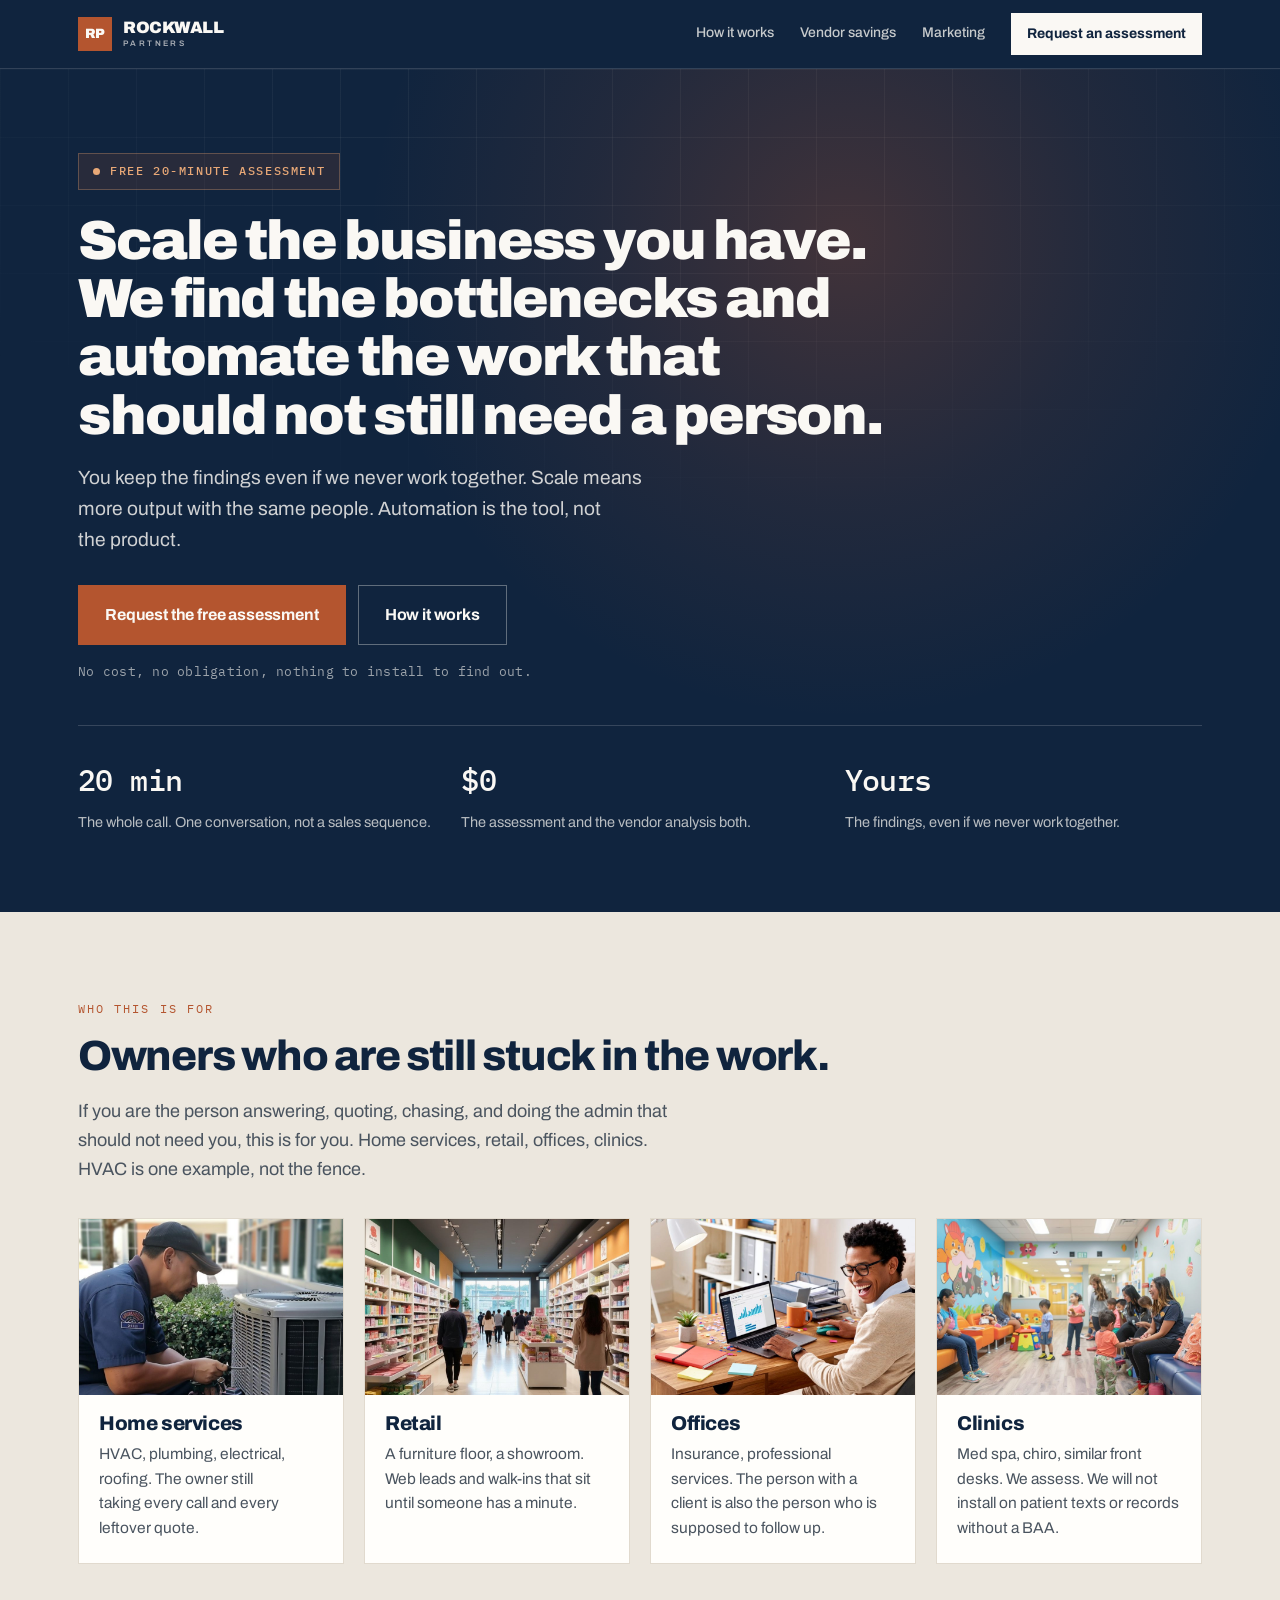
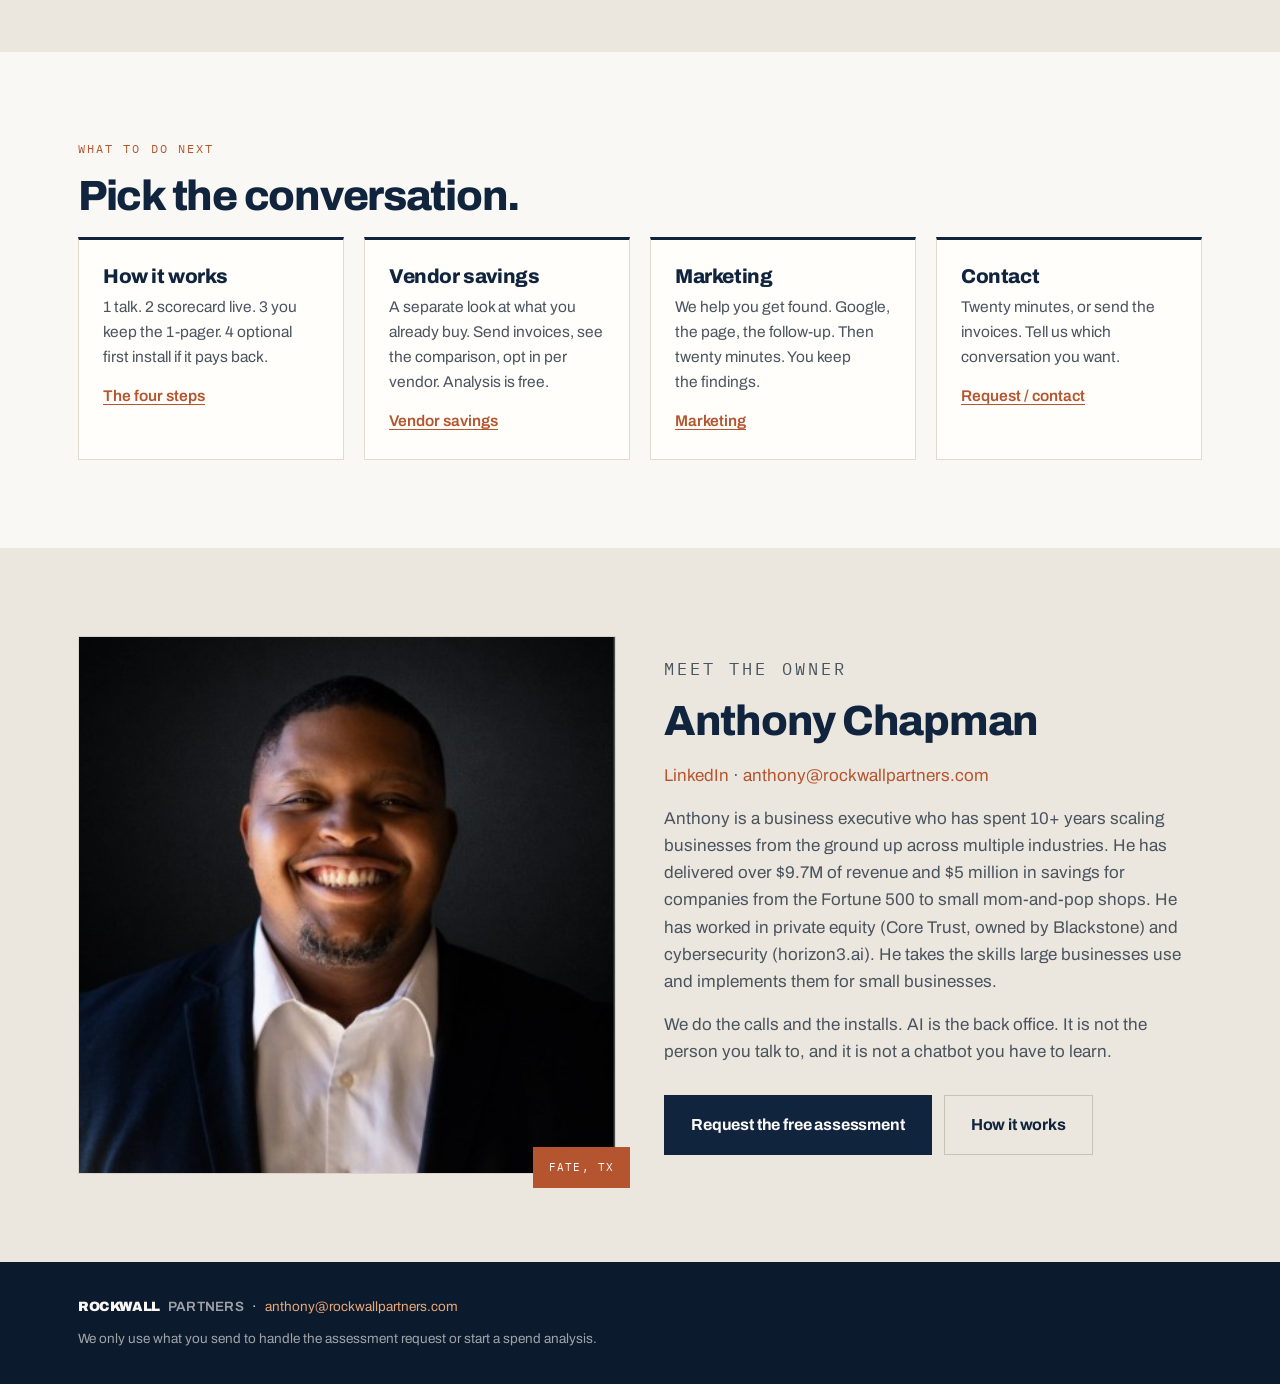
<file: index.html>
<!DOCTYPE html>
<html lang="en">
<head>
  <meta charset="utf-8">
  <meta name="viewport" content="width=device-width, initial-scale=1">
  <meta name="author" content="Anthony Chapman">
  <meta name="theme-color" content="#10243E">
  <link rel="icon" href="favicon.svg" type="image/svg+xml">
  <link rel="icon" href="favicon-32.png" type="image/png" sizes="32x32">
  <link rel="apple-touch-icon" href="apple-touch-icon.png">

  <meta property="og:type" content="website">
  <meta property="og:site_name" content="Rockwall Partners">
  <meta property="og:image" content="https://rockwallpartners.com/og-image.png">
  <meta property="og:image:width" content="1200">
  <meta property="og:image:height" content="630">
  <meta property="og:locale" content="en_US">
  <meta name="twitter:card" content="summary_large_image">
  <meta name="twitter:image" content="https://rockwallpartners.com/og-image.png">

  <link rel="preconnect" href="https://fonts.googleapis.com">
  <link rel="preconnect" href="https://fonts.gstatic.com" crossorigin>
  <link href="https://fonts.googleapis.com/css2?family=Archivo:wght@400;500;600;700;800;900&family=IBM+Plex+Mono:wght@400;500;600&display=swap" rel="stylesheet">
  <link rel="stylesheet" href="styles.css">

  <title>Rockwall Partners — Scale the business you have</title>
  <meta name="description" content="Free 20-minute assessment. We find the bottlenecks and automate the work that should not still need a person. Separate vendor savings analysis. You keep the findings either way.">
  <link rel="canonical" href="https://rockwallpartners.com/">

  <meta property="og:url" content="https://rockwallpartners.com/">
  <meta property="og:title" content="Rockwall Partners — Scale the business you have">
  <meta property="og:description" content="Free 20-minute assessment. We find the bottlenecks and automate the work that should not still need a person. Separate vendor savings analysis.">
  <meta name="twitter:title" content="Rockwall Partners — Scale the business you have">
  <meta name="twitter:description" content="Free 20-minute assessment. We find the bottlenecks and automate the work that should not still need a person. Separate vendor savings analysis.">

  <script type="application/ld+json">
  {
    "@context": "https://schema.org",
    "@type": "ProfessionalService",
    "name": "Rockwall Partners",
    "url": "https://rockwallpartners.com",
    "email": "anthony@rockwallpartners.com",
    "description": "Help businesses scale by finding bottlenecks and automating work that steals time or stalls growth. Separate vendor savings program.",
    "founder": { "@type": "Person", "name": "Anthony Chapman" }
  }
  </script>
</head>
<body>
  <a class="skip-link" href="#main">Skip to content</a>

  <header class="site-header">
    <div class="wrap header-inner">
      <a class="wordmark" href="index.html" aria-label="Rockwall Partners home">
        <span class="wordmark-lockup">
          <span class="wordmark-name">Rockwall</span>
          <span class="wordmark-ai">Partners</span>
        </span>
      </a>

      <button class="nav-toggle" type="button" aria-expanded="false" aria-controls="site-nav">
        <span class="nav-toggle-bars" aria-hidden="true"></span>
        <span class="visually-hidden">Menu</span>
      </button>

      <nav id="site-nav" class="site-nav" aria-label="Primary">
        <a href="how-it-works.html">How it works</a>
        <a href="vendor-savings.html">Vendor savings</a>
        <a href="marketing.html">Marketing</a>
        <a href="contact.html">Request an assessment</a>
      </nav>
    </div>
  </header>

  <main id="main">
    <section class="hero" id="top">
      <div class="wrap hero-grid">
        <div class="hero-copy">
          <p class="hero-badge">Free 20-minute assessment</p>
          <h1>Scale the business you have. We find the bottlenecks and automate the work that should not still need a person.</h1>
          <p class="lede">You keep the findings even if we never work together. Scale means more output with the same people. Automation is the tool, not the product.</p>
          <div class="hero-actions">
            <a class="btn btn-primary" href="contact.html">Request the free assessment</a>
            <a class="btn btn-ghost" href="how-it-works.html">How it works</a>
          </div>
          <p class="hero-note">No cost, no obligation, nothing to install to find out.</p>
        </div>

        <ul class="hero-proof" aria-label="What the assessment costs">
          <li><strong>20 min</strong>The whole call. One conversation, not a sales sequence.</li>
          <li><strong>$0</strong>The assessment and the vendor analysis both.</li>
          <li><strong>Yours</strong>The findings, even if we never work together.</li>
        </ul>
      </div>
    </section>

    <section class="section who" id="who" aria-labelledby="who-title">
      <div class="wrap">
        <p class="kicker">Who this is for</p>
        <h2 id="who-title">Owners who are still stuck in the work.</h2>
        <p class="section-lead">If you are the person answering, quoting, chasing, and doing the admin that should not need you, this is for you. Home services, retail, offices, clinics. HVAC is one example, not the fence.</p>

        <ul class="trade-grid trade-grid-photo">
          <li>
            <figure class="trade-media"><img src="photo-home-services.jpg" alt="Technician working on a service call" loading="lazy" decoding="async"></figure>
            <h3>Home services</h3>
            <p>HVAC, plumbing, electrical, roofing. The owner still taking every call and every leftover quote.</p>
          </li>
          <li>
            <figure class="trade-media"><img src="photo-retail.jpg" alt="Customers on a retail showroom floor" loading="lazy" decoding="async"></figure>
            <h3>Retail</h3>
            <p>A furniture floor, a showroom. Web leads and walk-ins that sit until someone has a minute.</p>
          </li>
          <li>
            <figure class="trade-media"><img src="photo-offices.jpg" alt="Owner at a desk in a small office" loading="lazy" decoding="async"></figure>
            <h3>Offices</h3>
            <p>Insurance, professional services. The person with a client is also the person who is supposed to follow up.</p>
          </li>
          <li>
            <figure class="trade-media"><img src="photo-clinics.jpg" alt="Clinic front desk and waiting area" loading="lazy" decoding="async"></figure>
            <h3>Clinics</h3>
            <p>Med spa, chiro, similar front desks. We assess. We will not install on patient texts or records without a BAA.</p>
          </li>
        </ul>
      </div>
    </section>

    <section class="section tab-ctas" aria-labelledby="next-title">
      <div class="wrap">
        <p class="kicker">What to do next</p>
        <h2 id="next-title">Pick the conversation.</h2>
        <ul class="trade-grid cta-grid">
          <li>
            <h3>How it works</h3>
            <p>1 talk. 2 scorecard live. 3 you keep the 1-pager. 4 optional first install if it pays back.</p>
            <p><a class="text-link" href="how-it-works.html">The four steps</a></p>
          </li>
          <li>
            <h3>Vendor savings</h3>
            <p>A separate look at what you already buy. Send invoices, see the comparison, opt in per vendor. Analysis is free.</p>
            <p><a class="text-link" href="vendor-savings.html">Vendor savings</a></p>
          </li>
          <li>
            <h3>Marketing</h3>
            <p>We help you get found. Google, the page, the follow-up. Then twenty minutes. You keep the findings.</p>
            <p><a class="text-link" href="marketing.html">Marketing</a></p>
          </li>
          <li>
            <h3>Contact</h3>
            <p>Twenty minutes, or send the invoices. Tell us which conversation you want.</p>
            <p><a class="text-link" href="contact.html">Request / contact</a></p>
          </li>
        </ul>
      </div>
    </section>

    <section class="section about owner" id="about" aria-labelledby="about-title">
      <div class="wrap owner-grid">
        <figure class="owner-portrait">
          <img src="owner.jpg" width="400" height="400" alt="Anthony Chapman">
        </figure>
        <div class="owner-copy">
          <p class="kicker">Meet the Owner</p>
          <h2 id="about-title">Anthony Chapman</h2>
          <p class="owner-links">
            <a href="https://www.linkedin.com/in/anthonychapmansales/" target="_blank" rel="noopener">LinkedIn</a>
            ·
            <a href="mailto:anthony@rockwallpartners.com">anthony@rockwallpartners.com</a>
          </p>
          <p>Anthony is a business executive who has spent 10+ years scaling businesses from the ground up across multiple industries. He has delivered over $9.7M of revenue and $5 million in savings for companies from the Fortune 500 to small mom-and-pop shops. He has worked in private equity (Core Trust, owned by Blackstone) and cybersecurity (horizon3.ai). He takes the skills large businesses use and implements them for small businesses.</p>
          <p>We do the calls and the installs. AI is the back office. It is not the person you talk to, and it is not a chatbot you have to learn.</p>
          <div class="hero-actions">
            <a class="btn btn-primary" href="contact.html">Request the free assessment</a>
            <a class="btn btn-ghost" href="how-it-works.html">How it works</a>
          </div>
        </div>
      </div>
    </section>
  </main>

  <footer class="site-footer">
    <div class="wrap footer-inner">
      <p class="footer-brand"><span class="wordmark-name">Rockwall</span><span class="wordmark-ai">Partners</span> · <a href="mailto:anthony@rockwallpartners.com">anthony@rockwallpartners.com</a></p>
      <p class="privacy">We only use what you send to handle the assessment request or start a spend analysis.</p>
    </div>
  </footer>

  <script src="script.js"></script>

</body>
</html>
</file>
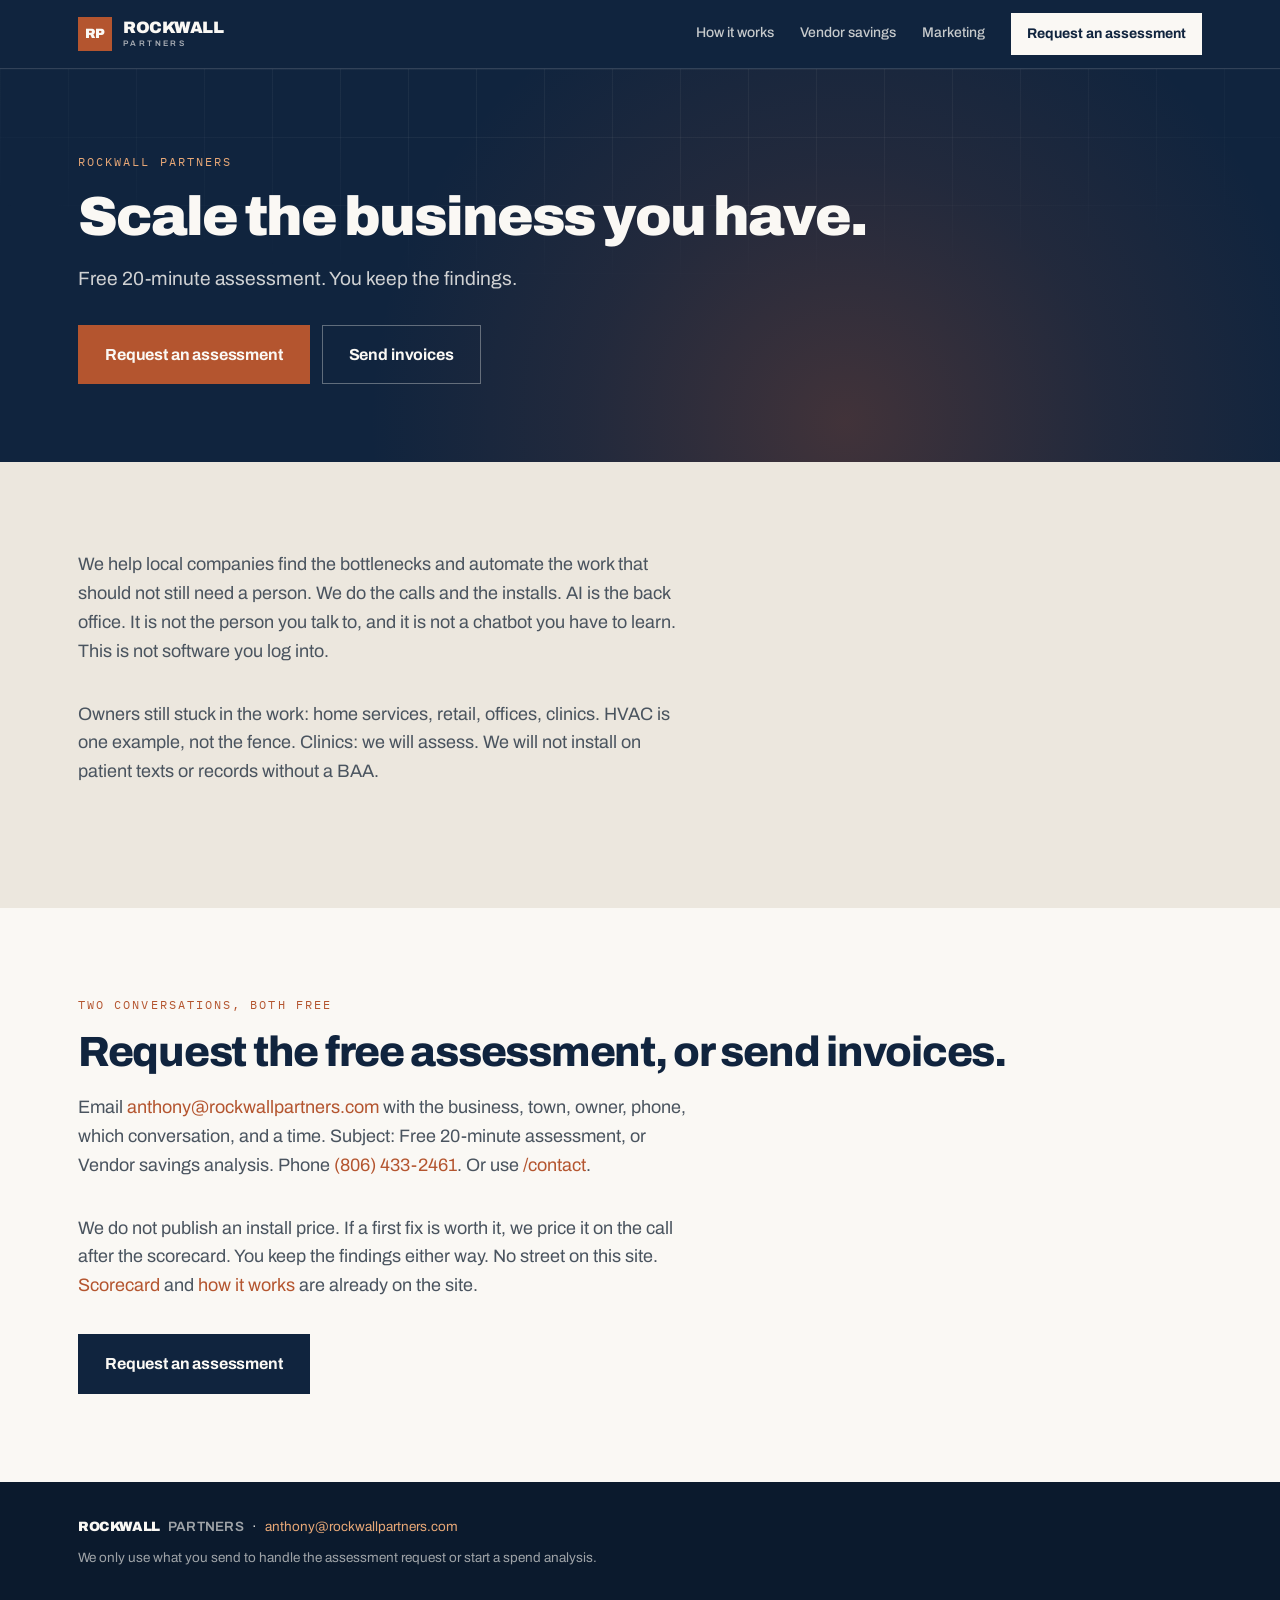
<file: agents.html>
<!DOCTYPE html>
<html lang="en">
<head>
  <meta charset="utf-8">
  <meta name="viewport" content="width=device-width, initial-scale=1">
  <meta name="author" content="Anthony Chapman">
  <meta name="theme-color" content="#10243E">
  <link rel="icon" href="favicon.svg" type="image/svg+xml">
  <link rel="icon" href="favicon-32.png" type="image/png" sizes="32x32">
  <link rel="apple-touch-icon" href="apple-touch-icon.png">

  <meta property="og:type" content="website">
  <meta property="og:site_name" content="Rockwall Partners">
  <meta property="og:image" content="https://rockwallpartners.com/og-image.png">
  <meta property="og:image:width" content="1200">
  <meta property="og:image:height" content="630">
  <meta property="og:locale" content="en_US">
  <meta name="twitter:card" content="summary_large_image">
  <meta name="twitter:image" content="https://rockwallpartners.com/og-image.png">

  <link rel="preconnect" href="https://fonts.googleapis.com">
  <link rel="preconnect" href="https://fonts.gstatic.com" crossorigin>
  <link href="https://fonts.googleapis.com/css2?family=Archivo:wght@400;500;600;700;800;900&family=IBM+Plex+Mono:wght@400;500;600&display=swap" rel="stylesheet">
  <link rel="stylesheet" href="styles.css">

  <title>Rockwall Partners — Scale the business you have</title>
  <meta name="description" content="Scale the business you have. Free 20-minute assessment. You keep the findings. We do the calls and the installs.">
  <link rel="canonical" href="https://rockwallpartners.com/agents">

  <meta property="og:url" content="https://rockwallpartners.com/agents">
  <meta property="og:title" content="Rockwall Partners — Scale the business you have">
  <meta property="og:description" content="Free 20-minute assessment. You keep the findings. We do the calls and the installs.">
  <meta name="twitter:title" content="Rockwall Partners — Scale the business you have">
  <meta name="twitter:description" content="Free 20-minute assessment. You keep the findings. We do the calls and the installs.">

  <script type="application/ld+json">
  {
    "@context": "https://schema.org",
    "@type": "ProfessionalService",
    "name": "Rockwall Partners",
    "url": "https://rockwallpartners.com",
    "email": "anthony@rockwallpartners.com",
    "telephone": "+1-806-433-2461",
    "description": "We help local companies scale the business they have. Free 20-minute assessment. You keep the findings.",
    "founder": { "@type": "Person", "name": "Anthony Chapman" },
    "areaServed": "North Texas"
  }
  </script>
</head>
<body>
  <a class="skip-link" href="#main">Skip to content</a>

  <header class="site-header">
    <div class="wrap header-inner">
      <a class="wordmark" href="index.html" aria-label="Rockwall Partners home">
        <span class="wordmark-lockup">
          <span class="wordmark-name">Rockwall</span>
          <span class="wordmark-ai">Partners</span>
        </span>
      </a>

      <button class="nav-toggle" type="button" aria-expanded="false" aria-controls="site-nav">
        <span class="nav-toggle-bars" aria-hidden="true"></span>
        <span class="visually-hidden">Menu</span>
      </button>

      <nav id="site-nav" class="site-nav" aria-label="Primary">
        <a href="how-it-works.html">How it works</a>
        <a href="vendor-savings.html">Vendor savings</a>
        <a href="marketing.html">Marketing</a>
        <a href="contact.html">Request an assessment</a>
      </nav>
    </div>
  </header>

  <main id="main">
    <section class="hero" id="agents">
      <div class="wrap">
        <div class="hero-copy">
          <p class="kicker">Rockwall Partners</p>
          <h1>Scale the business you have.</h1>
          <p class="lede">Free 20-minute assessment. You keep the findings.</p>
          <div class="hero-actions">
            <a class="btn btn-primary" href="contact.html">Request an assessment</a>
            <a class="btn btn-ghost" href="vendor-savings.html">Send invoices</a>
          </div>
        </div>
      </div>
    </section>

    <section class="section">
      <div class="wrap">
        <p class="section-lead">We help local companies find the bottlenecks and automate the work that should not still need a person. We do the calls and the installs. AI is the back office. It is not the person you talk to, and it is not a chatbot you have to learn. This is not software you log into.</p>
        <p class="section-lead">Owners still stuck in the work: home services, retail, offices, clinics. HVAC is one example, not the fence. Clinics: we will assess. We will not install on patient texts or records without a BAA.</p>
      </div>
    </section>

    <section class="section">
      <div class="wrap">
        <p class="kicker">Two conversations, both free</p>
        <h2>Request the free assessment, or send invoices.</h2>
        <p class="section-lead">Email <a href="mailto:anthony@rockwallpartners.com">anthony@rockwallpartners.com</a> with the business, town, owner, phone, which conversation, and a time. Subject: Free 20-minute assessment, or Vendor savings analysis. Phone <a href="tel:+18064332461">(806) 433-2461</a>. Or use <a href="contact.html">/contact</a>.</p>
        <p class="section-lead">We do not publish an install price. If a first fix is worth it, we price it on the call after the scorecard. You keep the findings either way. No street on this site. <a href="scorecard.html">Scorecard</a> and <a href="how-it-works.html">how it works</a> are already on the site.</p>
        <div class="hero-actions">
          <a class="btn btn-primary" href="contact.html">Request an assessment</a>
        </div>
      </div>
    </section>
  </main>

  <footer class="site-footer">
    <div class="wrap footer-inner">
      <p class="footer-brand"><span class="wordmark-name">Rockwall</span><span class="wordmark-ai">Partners</span> · <a href="mailto:anthony@rockwallpartners.com">anthony@rockwallpartners.com</a></p>
      <p class="privacy">We only use what you send to handle the assessment request or start a spend analysis.</p>
    </div>
  </footer>

  <script src="script.js"></script>

</body>
</html>
</file>
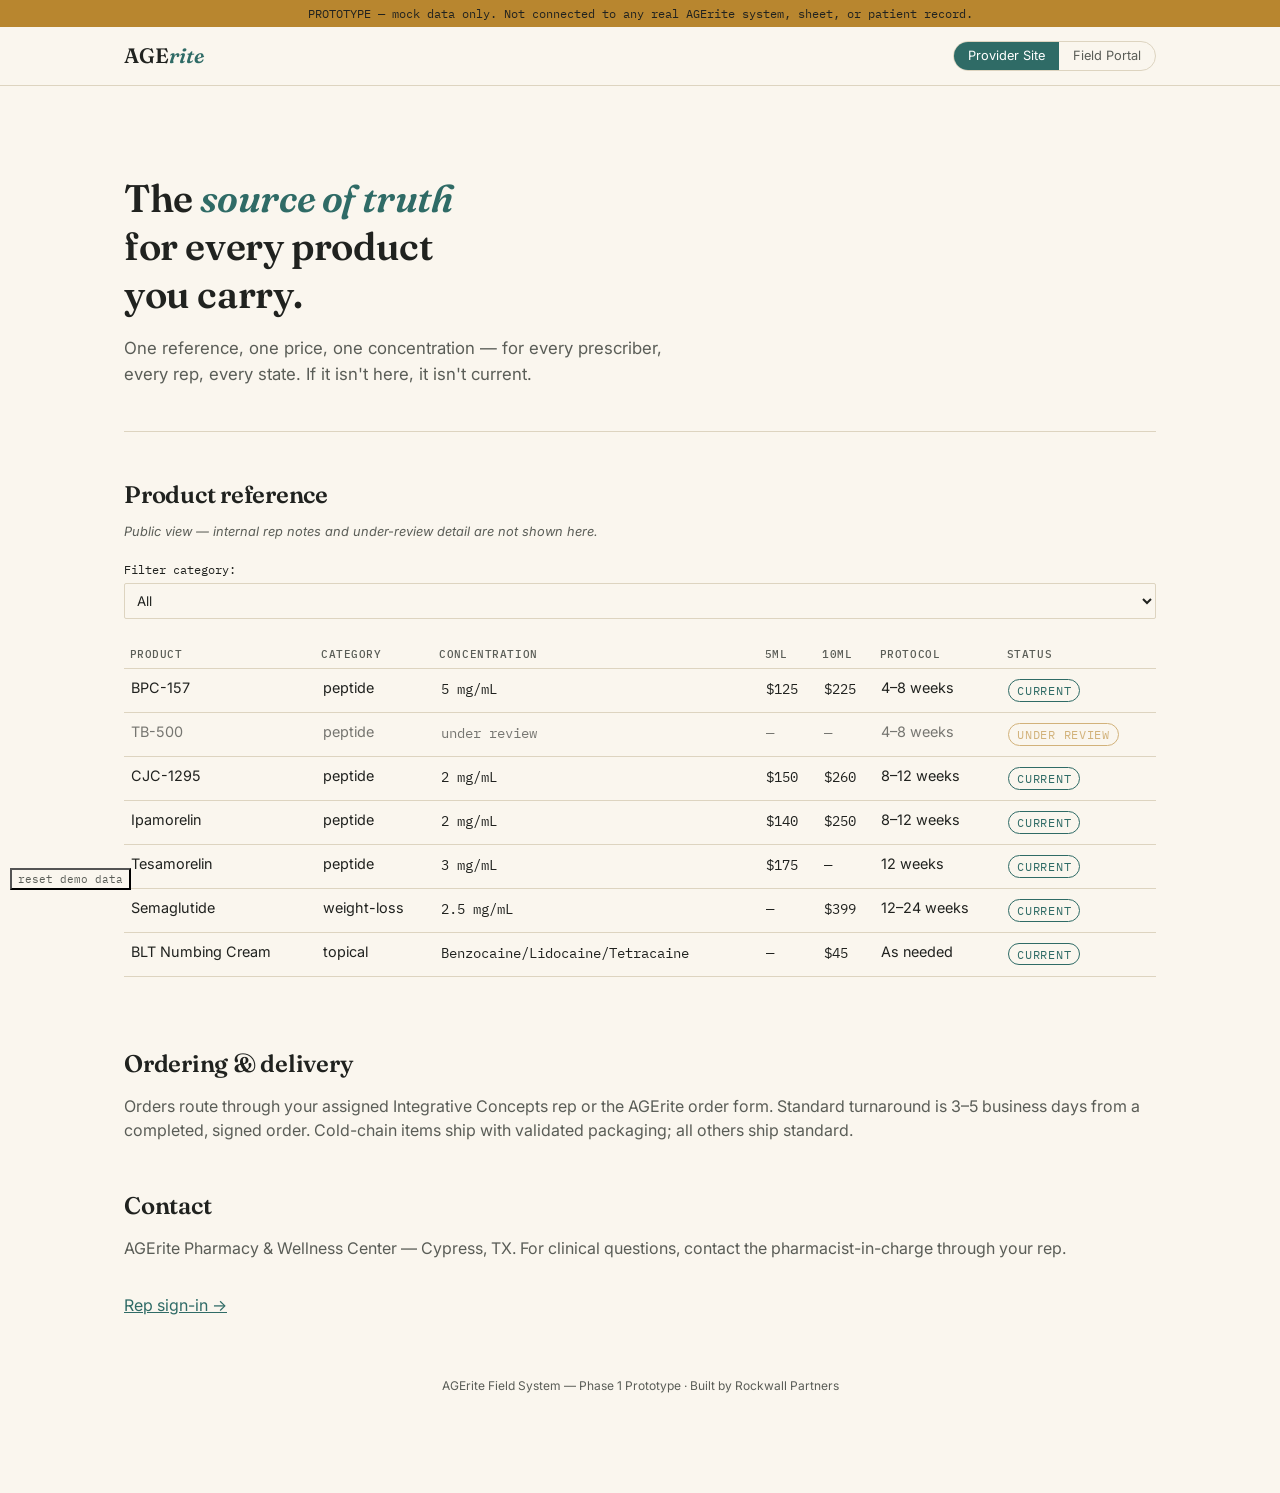
<file: agerite-prototype.html>
<!DOCTYPE html>
<html lang="en">
<head>
<meta charset="utf-8">
<meta name="viewport" content="width=device-width, initial-scale=1">
<meta name="author" content="Anthony Chapman">
<meta name="robots" content="noindex, nofollow">
<title>AGErite Field System — Phase 1 Prototype</title>
<meta name="description" content="Internal prototype: AGErite provider site + field portal, mock data only.">
<link rel="preconnect" href="https://fonts.googleapis.com">
<link rel="preconnect" href="https://fonts.gstatic.com" crossorigin>
<link href="https://fonts.googleapis.com/css2?family=Fraunces:ital,wght@0,500;0,600;0,700;1,500;1,600&family=Inter:wght@400;500;600;700&family=IBM+Plex+Mono:wght@400;500;600&display=swap" rel="stylesheet">
<style>
/* ============================================================
   Design tokens — APPROXIMATE. The real concept file
   (agerite-concept-site.html) with exact "Clinical Editorial"
   values wasn't available when this was built. Swap these for
   the real tokens before this goes in front of Cindy.
   ============================================================ */
:root{
  --teal:#2f6b66; --teal-dark:#1f4d49; --vermilion:#c1502e; --gold:#b8862f;
  --paper:#faf6ee; --paper-2:#f2ecdf; --ink:#20221f; --ink-soft:#5a5d57;
  --line:#ddd4c0;
  --radius:2px;
  --font-display:'Fraunces',serif; --font-body:'Inter',sans-serif; --font-mono:'IBM Plex Mono',monospace;
}
[data-surface="portal"]{
  --bg:#14171a; --bg-2:#1c2024; --ink:#eef0ee; --ink-soft:#9aa39e; --line:#2c3136;
  --teal:#4fb3aa; --vermilion:#e2765a; --gold:#e0b85a;
}
[data-surface="public"]{ --bg:var(--paper); }
*{box-sizing:border-box;}
html,body{margin:0;padding:0;}
body{
  background:var(--bg); color:var(--ink); font-family:var(--font-body);
  min-height:100vh; transition:background .25s ease, color .25s ease;
}
h1,h2,h3,.display{font-family:var(--font-display); font-weight:600; letter-spacing:-0.01em; margin:0 0 .3em;}
.accent{font-style:italic; color:var(--teal);}
.mono{font-family:var(--font-mono);}
p{line-height:1.55; color:var(--ink-soft);}
a{color:var(--teal);}
button{font-family:var(--font-body); cursor:pointer;}
.hairline{border:none; border-top:1px solid var(--line);}
.wrap{max-width:1080px; margin:0 auto; padding:0 24px;}
.pill{display:inline-flex; align-items:center; gap:.4em; font-size:.72rem; text-transform:uppercase; letter-spacing:.06em; padding:.25em .7em; border-radius:20px; border:1px solid var(--line); font-family:var(--font-mono);}
.pill.current{color:var(--teal); border-color:var(--teal);}
.pill.review{color:var(--gold); border-color:var(--gold);}
.pill.owned{color:var(--vermilion); border-color:var(--vermilion);}
.pill.open{color:var(--ink-soft);}
.pill.pass{color:var(--teal); border-color:var(--teal);}
.pill.fail{color:var(--vermilion); border-color:var(--vermilion);}

/* topbar + surface toggle */
.topbar{position:sticky; top:0; z-index:20; background:var(--bg); border-bottom:1px solid var(--line); padding:14px 0;}
.topbar .wrap{display:flex; align-items:center; justify-content:space-between;}
.brand{font-family:var(--font-display); font-weight:600; font-size:1.3rem;}
.brand .accent{font-style:italic;}
.toggle-group{display:flex; border:1px solid var(--line); border-radius:20px; overflow:hidden;}
.toggle-group button{background:none; border:none; padding:.5em 1.1em; font-size:.8rem; color:var(--ink-soft);}
.toggle-group button.active{background:var(--teal); color:#fff;}

.banner{background:var(--gold); color:#20221f; font-family:var(--font-mono); font-size:.75rem; text-align:center; padding:.5em; }

main{padding:48px 0 100px;}
.hero{padding:40px 0 20px;}
.hero h1{font-size:2.4rem; max-width:14ch;}
.hero p{max-width:52ch; font-size:1.05rem;}

table{width:100%; border-collapse:collapse; font-size:.9rem;}
th{text-align:left; font-family:var(--font-mono); font-size:.7rem; text-transform:uppercase; letter-spacing:.05em; color:var(--ink-soft); font-weight:500; padding:.6em .5em; border-bottom:1px solid var(--line);}
td{padding:.7em .5em; border-bottom:1px solid var(--line); vertical-align:top;}
tr.pending td{opacity:.6;}
.num{font-family:var(--font-mono);}

.card{border:1px solid var(--line); border-radius:var(--radius); padding:1.2em; background:var(--bg-2, transparent);}
.grid{display:grid; gap:16px;}
.grid.cols-4{grid-template-columns:repeat(4,1fr);}
.grid.cols-3{grid-template-columns:repeat(3,1fr);}
.grid.cols-2{grid-template-columns:repeat(2,1fr);}
@media (max-width:800px){.grid.cols-4,.grid.cols-3,.grid.cols-2{grid-template-columns:1fr;}}
.stat-tile .num{font-size:1.8rem; display:block;}
.stat-tile .label{font-size:.72rem; text-transform:uppercase; letter-spacing:.05em; color:var(--ink-soft);}

.portal-shell{display:grid; grid-template-columns:220px 1fr; min-height:calc(100vh - 60px);}
.portal-nav{border-right:1px solid var(--line); padding:24px 0;}
.portal-nav button{display:block; width:100%; text-align:left; background:none; border:none; color:var(--ink-soft); padding:.6em 24px; font-size:.85rem;}
.portal-nav button.active{color:var(--ink); border-left:2px solid var(--teal); background:rgba(79,179,170,.08);}
.portal-main{padding:32px;}
.section{display:none;}
.section.active{display:block;}

.login-box{max-width:380px; margin:80px auto; text-align:center;}
select,input[type=text]{font-family:var(--font-body); padding:.6em; border:1px solid var(--line); border-radius:var(--radius); background:transparent; color:var(--ink); width:100%; margin:.4em 0;}
.btn{display:inline-block; padding:.6em 1.3em; border-radius:20px; border:1px solid var(--teal); color:var(--teal); background:none; font-size:.85rem;}
.btn.solid{background:var(--teal); color:#fff;}
.btn.small{padding:.35em .9em; font-size:.75rem;}
.msg{font-size:.85rem; margin-top:.6em; font-family:var(--font-mono);}
.msg.blocked{color:var(--vermilion);}
.msg.ok{color:var(--teal);}
.note{font-size:.8rem; color:var(--ink-soft); font-style:italic;}
.footer-note{margin-top:60px; font-size:.75rem; color:var(--ink-soft); text-align:center;}
.quiz-q{margin:1em 0; padding:1em; border:1px solid var(--line); border-radius:var(--radius);}
.quiz-q label{display:block; margin:.3em 0; font-size:.9rem;}
.reset-link{position:fixed; bottom:10px; left:10px; font-size:.7rem; color:var(--ink-soft); font-family:var(--font-mono); z-index:30; background:var(--bg); padding:2px 6px;}
</style>
</head>
<body data-surface="public">
<div class="banner">PROTOTYPE — mock data only. Not connected to any real AGErite system, sheet, or patient record.</div>

<header class="topbar">
  <div class="wrap">
    <div class="brand">AGE<span class="accent">rite</span></div>
    <div class="toggle-group" id="surfaceToggle">
      <button data-surface-btn="public" class="active">Provider Site</button>
      <button data-surface-btn="portal">Field Portal</button>
    </div>
  </div>
</header>

<main>
  <!-- ============ PUBLIC SURFACE ============ -->
  <section id="publicSurface" class="wrap">
    <div class="hero">
      <h1>The <span class="accent">source of truth</span> for every product you carry.</h1>
      <p>One reference, one price, one concentration — for every prescriber, every rep, every state. If it isn't here, it isn't current.</p>
    </div>
    <hr class="hairline">

    <h2 style="margin-top:2em;">Product reference</h2>
    <p class="note">Public view — internal rep notes and under-review detail are not shown here.</p>
    <div style="margin:1em 0;">
      <label class="mono" style="font-size:.75rem;">Filter category:
        <select id="publicCategoryFilter"><option value="">All</option></select>
      </label>
    </div>
    <table id="publicProductTable"><thead><tr>
      <th>Product</th><th>Category</th><th>Concentration</th><th>5mL</th><th>10mL</th><th>Protocol</th><th>Status</th>
    </tr></thead><tbody></tbody></table>

    <h2 style="margin-top:3em;">Ordering &amp; delivery</h2>
    <p>Orders route through your assigned Integrative Concepts rep or the AGErite order form. Standard turnaround is 3–5 business days from a completed, signed order. Cold-chain items ship with validated packaging; all others ship standard.</p>

    <h2 style="margin-top:2em;">Contact</h2>
    <p>AGErite Pharmacy &amp; Wellness Center — Cypress, TX. For clinical questions, contact the pharmacist-in-charge through your rep.</p>

    <p style="margin-top:2em;"><a href="#" id="repSignInLink">Rep sign-in →</a></p>
    <div class="footer-note">AGErite Field System — Phase 1 Prototype · Built by Rockwall Partners</div>
  </section>

  <!-- ============ PORTAL LOGIN ============ -->
  <section id="portalLogin" class="wrap" style="display:none;">
    <div class="login-box">
      <h2>Field portal sign-in</h2>
      <p class="note">Prototype auth: pick a rep to simulate their session (mimics a magic-link email — no real link is sent).</p>
      <select id="loginRepSelect"></select>
      <button class="btn solid" id="loginBtn" style="margin-top:1em; width:100%;">Send magic link &amp; sign in</button>
      <div class="msg ok" id="loginMsg" style="display:none;">Signed in.</div>
    </div>
  </section>

  <!-- ============ PORTAL (AUTHENTICATED) ============ -->
  <section id="portalApp" style="display:none;">
    <div class="wrap" style="display:flex; justify-content:space-between; align-items:center; padding:10px 0; font-size:.8rem; color:var(--ink-soft);">
      <span>Signed in as <strong id="currentRepName" class="mono"></strong></span>
      <button class="btn small" id="logoutBtn">Sign out</button>
    </div>
    <div class="portal-shell">
      <nav class="portal-nav">
        <button data-portal-tab="dashboard" class="active">Dashboard</button>
        <button data-portal-tab="pipeline">Pipeline</button>
        <button data-portal-tab="refills">Refills</button>
        <button data-portal-tab="knowledge">Knowledge base</button>
        <button data-portal-tab="territory">Territory &amp; contacts</button>
        <button data-portal-tab="certification">Certification</button>
        <button data-portal-tab="states">Licensed states</button>
      </nav>
      <div class="portal-main">

        <div class="section active" id="tab-dashboard">
          <h2>Dashboard</h2>
          <div class="grid cols-4" id="dashboardStats"></div>
          <h3 style="margin-top:2em;">What changed</h3>
          <table id="changeLogTable"><thead><tr><th>Product</th><th>Field</th><th>Old → New</th><th>By</th><th>When</th></tr></thead><tbody></tbody></table>
        </div>

        <div class="section" id="tab-pipeline">
          <h2>Pipeline</h2>
          <p class="note">First rep to log a touch owns the clinic. Try logging against one already owned by another rep.</p>
          <input type="text" id="pipelineSearch" placeholder="Search clinics…" style="max-width:300px;">
          <table style="margin-top:1em;"><thead><tr><th>Clinic</th><th>City</th><th>Segment</th><th>Tier</th><th>Stage</th><th>Owner</th><th>Next step</th><th></th></tr></thead><tbody id="pipelineBody"></tbody></table>
          <div id="pipelineMsg"></div>
        </div>

        <div class="section" id="tab-refills">
          <h2>Refills</h2>
          <div class="grid cols-4" id="refillStats" style="margin-bottom:1.5em;"></div>
          <table><thead><tr><th>Patient ref</th><th>Clinic</th><th>Product</th><th>Started</th><th>Runs out</th><th>Status</th></tr></thead><tbody id="refillsBody"></tbody></table>
        </div>

        <div class="section" id="tab-knowledge">
          <h2>Knowledge base (rep view)</h2>
          <p class="note">Includes internal rep notes and genuinely-visible pending-review rows flagged "do not quote."</p>
          <table><thead><tr><th>Product</th><th>Category</th><th>Concentration</th><th>5mL</th><th>10mL</th><th>Protocol</th><th>Status</th><th>Rep note</th></tr></thead><tbody id="repProductBody"></tbody></table>
        </div>

        <div class="section" id="tab-territory">
          <h2>Territory &amp; contacts</h2>
          <div style="display:flex; gap:1em; margin-bottom:1em; flex-wrap:wrap;">
            <select id="clusterFilter"><option value="">All clusters</option></select>
            <select id="tierFilter"><option value="">All tiers</option><option value="T1">T1</option><option value="T2">T2</option><option value="T3">T3</option></select>
            <input type="text" id="territorySearch" placeholder="Search…">
          </div>
          <table><thead><tr><th>Name</th><th>City</th><th>Cluster</th><th>Tier</th><th>Segment</th><th>Ownership</th></tr></thead><tbody id="territoryBody"></tbody></table>
        </div>

        <div class="section" id="tab-certification">
          <h2>Certification</h2>
          <p>Module 1 — Peptide Handling &amp; Compliance Basics. Status: <span id="certStatusPill" class="pill"></span></p>
          <div id="quizArea"></div>
        </div>

        <div class="section" id="tab-states">
          <h2>Licensed states</h2>
          <table><thead><tr><th>State</th><th>Status</th><th>Target quarter</th></tr></thead><tbody id="statesBody"></tbody></table>
        </div>

      </div>
    </div>
  </section>
</main>

<button class="reset-link" id="resetDemo">reset demo data</button>

<script>
/* ============================================================
   Mock data layer — stands in for Postgres/Supabase per spec.
   Schema shapes mirror PHASE1_SPEC.md section 3 exactly so a
   real DB swap later is a data-source change, not a rebuild.
   No patient name/DOB field exists anywhere in this schema.
   ============================================================ */
const TODAY = new Date('2026-09-07T00:00:00');
const SEED = {
  reps: [
    {id:'r1', name:'Marcus Reyes', territory:'Rockwall–Fate', cert_status:'certified'},
    {id:'r2', name:'Dana Okafor', territory:'North Houston', cert_status:'not_started'},
    {id:'r3', name:'Priya Chandra', territory:'Cypress', cert_status:'in_progress'}
  ],
  products: [
    {id:'p1', name:'BPC-157', category:'peptide', concentration:'5 mg/mL', price_5ml:125, price_10ml:225, protocol_duration:'4–8 weeks', rep_note:'Most-requested recovery peptide. Confirm current concentration before quoting.', status:'current', version:3, reviewed_by:'Cindy R., PIC', reviewed_at:'2026-08-12'},
    {id:'p2', name:'TB-500', category:'peptide', concentration:'5 mg/mL', price_5ml:125, price_10ml:135, protocol_duration:'4–8 weeks', rep_note:'PIC is re-checking concentration vs. order form before this is confirmed. Do not quote pricing.', status:'pending_review', version:4, reviewed_by:null, reviewed_at:null},
    {id:'p3', name:'CJC-1295', category:'peptide', concentration:'2 mg/mL', price_5ml:150, price_10ml:260, protocol_duration:'8–12 weeks', rep_note:'Often paired with Ipamorelin.', status:'current', version:2, reviewed_by:'Cindy R., PIC', reviewed_at:'2026-07-01'},
    {id:'p4', name:'Ipamorelin', category:'peptide', concentration:'2 mg/mL', price_5ml:140, price_10ml:250, protocol_duration:'8–12 weeks', rep_note:null, status:'current', version:1, reviewed_by:'Cindy R., PIC', reviewed_at:'2026-06-15'},
    {id:'p5', name:'Tesamorelin', category:'peptide', concentration:'3 mg/mL', price_5ml:175, price_10ml:null, protocol_duration:'12 weeks', rep_note:'August pricing is current. Do not use any June sheet.', status:'current', version:2, reviewed_by:'Cindy R., PIC', reviewed_at:'2026-08-01'},
    {id:'p6', name:'Semaglutide', category:'weight-loss', concentration:'2.5 mg/mL', price_5ml:null, price_10ml:399, protocol_duration:'12–24 weeks', rep_note:'Do not lead with shortage/mail-order language.', status:'current', version:2, reviewed_by:'Cindy R., PIC', reviewed_at:'2026-08-20'},
    {id:'p7', name:'BLT Numbing Cream', category:'topical', concentration:'Benzocaine/Lidocaine/Tetracaine', price_5ml:null, price_10ml:45, protocol_duration:'As needed', rep_note:null, status:'current', version:1, reviewed_by:'Cindy R., PIC', reviewed_at:'2026-05-10'}
  ],
  product_change_log: [
    {id:'c1', product_id:'p2', field_changed:'concentration', old_value:'2.5 mg/mL', new_value:'5 mg/mL', changed_by:'Cindy R., PIC', changed_at:'2026-09-05'},
    {id:'c2', product_id:'p5', field_changed:'concentration', old_value:'1 mg/mL', new_value:'3 mg/mL', changed_by:'Cindy R., PIC', changed_at:'2026-08-01'},
    {id:'c3', product_id:'p1', field_changed:'price_10ml', old_value:'$210', new_value:'$225', changed_by:'Cindy R., PIC', changed_at:'2026-08-12'}
  ],
  clinics: [
    {id:'cl1', name:'Vixen Wellness', city:'Rockwall', segment:'med spa', tier:'T1', cluster:'Rockwall–Fate', website:'vixenwellness.com', owner_rep_id:'r1', stage:'onboard', last_touch_at:'2026-08-28', next_step:'Confirm first order'},
    {id:'cl2', name:'Sculpted MD', city:'Fate', segment:'med spa', tier:'T1', cluster:'Rockwall–Fate', website:'sculptedmd.com', owner_rep_id:null, stage:'identify', last_touch_at:null, next_step:'Initial drop-in'},
    {id:'cl3', name:'Game Day Men\'s Health', city:'Houston', segment:'TRT', tier:'T1', cluster:'North Houston', website:'gamedaymenshealth.com', owner_rep_id:'r2', stage:'reorder', last_touch_at:'2026-09-01', next_step:'4-week reorder check-in'},
    {id:'cl4', name:'Cypress Renewal Clinic', city:'Cypress', segment:'wellness', tier:'T2', cluster:'Cypress', website:'cypressrenewal.com', owner_rep_id:'r3', stage:'discovery', last_touch_at:'2026-09-02', next_step:'Send provider packet'},
    {id:'cl5', name:'Heights Aesthetic Bar', city:'Houston', segment:'med spa', tier:'T2', cluster:'North Houston', website:'heightsaestheticbar.com', owner_rep_id:null, stage:'identify', last_touch_at:null, next_step:'Initial drop-in'}
  ],
  patients_refills: [
    {id:'pr1', patient_ref:'P-0417', clinic_id:'cl1', product_id:'p1', started_at:'2026-08-01', protocol_weeks:6},
    {id:'pr2', patient_ref:'P-0418', clinic_id:'cl1', product_id:'p3', started_at:'2026-06-20', protocol_weeks:10},
    {id:'pr3', patient_ref:'P-0512', clinic_id:'cl3', product_id:'p6', started_at:'2026-06-01', protocol_weeks:12},
    {id:'pr4', patient_ref:'P-0533', clinic_id:'cl4', product_id:'p4', started_at:'2026-08-20', protocol_weeks:10}
  ],
  licensed_states: [
    {id:'s1', state_name:'Texas', status:'confirmed', target_quarter:null},
    {id:'s2', state_name:'New York', status:'confirmed', target_quarter:null},
    {id:'s3', state_name:'Colorado', status:'confirmed', target_quarter:null},
    {id:'s4', state_name:'Wisconsin', status:'confirmed', target_quarter:null},
    {id:'s5', state_name:'Missouri', status:'confirmed', target_quarter:null},
    {id:'s6', state_name:'New Jersey', status:'confirmed', target_quarter:null},
    {id:'s7', state_name:'Idaho', status:'confirmed', target_quarter:null},
    {id:'s8', state_name:'Florida', status:'roadmap', target_quarter:'Q4 2026'},
    {id:'s9', state_name:'Arizona', status:'roadmap', target_quarter:'Q1 2027'}
  ],
  certification_attempts: []
};

let DB = null;
function loadDB(){
  try{ const raw = localStorage.getItem('agerite_proto_db'); if(raw) return JSON.parse(raw); }catch(e){}
  return JSON.parse(JSON.stringify(SEED));
}
function saveDB(){ try{ localStorage.setItem('agerite_proto_db', JSON.stringify(DB)); }catch(e){} }
DB = loadDB();

let currentRep = null;
try{ const rid = localStorage.getItem('agerite_proto_rep'); if(rid) currentRep = DB.reps.find(r=>r.id===rid) || null; }catch(e){}

function money(n){ return n==null ? '—' : '$'+n; }
function byId(arr,id){ return arr.find(x=>x.id===id); }
function daysBetween(a,b){ return Math.round((b-a)/86400000); }
function refillStatus(pr){
  const start = new Date(pr.started_at+'T00:00:00');
  const runsOut = new Date(start.getTime() + pr.protocol_weeks*7*86400000);
  const d = daysBetween(TODAY, runsOut);
  let status;
  if(d < 0) status = 'lapsed';
  else if(d <= 7) status = 'due';
  else if(d <= 14) status = 'due_soon';
  else status = 'on_protocol';
  return {runsOut, daysLeft:d, status};
}

/* ---------- surface toggle ---------- */
const surfaceBtns = document.querySelectorAll('[data-surface-btn]');
surfaceBtns.forEach(b=>b.addEventListener('click', ()=>setSurface(b.dataset.surfaceBtn)));
document.getElementById('repSignInLink').addEventListener('click', e=>{e.preventDefault(); setSurface('portal');});

function setSurface(s){
  document.body.setAttribute('data-surface', s);
  surfaceBtns.forEach(b=>b.classList.toggle('active', b.dataset.surfaceBtn===s));
  document.getElementById('publicSurface').style.display = s==='public' ? '' : 'none';
  if(s==='portal'){
    if(currentRep){ showPortalApp(); } else { showPortalLogin(); }
  } else {
    document.getElementById('portalLogin').style.display='none';
    document.getElementById('portalApp').style.display='none';
  }
}
function showPortalLogin(){
  document.getElementById('portalLogin').style.display='';
  document.getElementById('portalApp').style.display='none';
}
function showPortalApp(){
  document.getElementById('portalLogin').style.display='none';
  document.getElementById('portalApp').style.display='';
  document.getElementById('currentRepName').textContent = currentRep.name + ' · ' + currentRep.territory;
  renderAll();
}

/* ---------- login ---------- */
const loginSelect = document.getElementById('loginRepSelect');
DB.reps.forEach(r=>{ const o=document.createElement('option'); o.value=r.id; o.textContent=r.name+' ('+r.territory+')'; loginSelect.appendChild(o); });
document.getElementById('loginBtn').addEventListener('click', ()=>{
  currentRep = byId(DB.reps, loginSelect.value);
  try{ localStorage.setItem('agerite_proto_rep', currentRep.id); }catch(e){}
  document.getElementById('loginMsg').style.display='';
  setTimeout(showPortalApp, 350);
});
document.getElementById('logoutBtn').addEventListener('click', ()=>{
  currentRep = null;
  try{ localStorage.removeItem('agerite_proto_rep'); }catch(e){}
  showPortalLogin();
});

/* ---------- portal tab nav ---------- */
document.querySelectorAll('[data-portal-tab]').forEach(btn=>{
  btn.addEventListener('click', ()=>{
    document.querySelectorAll('[data-portal-tab]').forEach(b=>b.classList.remove('active'));
    btn.classList.add('active');
    document.querySelectorAll('.portal-main .section').forEach(s=>s.classList.remove('active'));
    document.getElementById('tab-'+btn.dataset.portalTab).classList.add('active');
  });
});

/* ---------- public product table ---------- */
function renderPublicProducts(){
  const cats = [...new Set(DB.products.map(p=>p.category))];
  const filterSel = document.getElementById('publicCategoryFilter');
  if(filterSel.options.length===1){ cats.forEach(c=>{ const o=document.createElement('option'); o.value=c; o.textContent=c; filterSel.appendChild(o); }); }
  const filter = filterSel.value;
  const tbody = document.querySelector('#publicProductTable tbody');
  tbody.innerHTML='';
  DB.products.filter(p=>!filter||p.category===filter).forEach(p=>{
    const tr = document.createElement('tr');
    if(p.status==='pending_review') tr.classList.add('pending');
    const pending = p.status==='pending_review';
    tr.innerHTML = `<td>${p.name}</td><td>${p.category}</td>
      <td class="num">${pending?'under review':p.concentration}</td>
      <td class="num">${pending?'—':money(p.price_5ml)}</td>
      <td class="num">${pending?'—':money(p.price_10ml)}</td>
      <td>${p.protocol_duration}</td>
      <td><span class="pill ${pending?'review':'current'}">${pending?'Under review':'Current'}</span></td>`;
    tbody.appendChild(tr);
  });
}
document.getElementById('publicCategoryFilter').addEventListener('change', renderPublicProducts);

/* ---------- portal: dashboard ---------- */
function renderDashboard(){
  const stats = document.getElementById('dashboardStats');
  const pipelineCounts = {};
  DB.clinics.forEach(c=>{ pipelineCounts[c.stage] = (pipelineCounts[c.stage]||0)+1; });
  const refillCounts = {due:0,due_soon:0,lapsed:0,on_protocol:0};
  DB.patients_refills.forEach(pr=>{ refillCounts[refillStatus(pr).status]++; });
  stats.innerHTML = `
    <div class="card stat-tile"><span class="num">${DB.clinics.length}</span><span class="label">Clinics in pipeline</span></div>
    <div class="card stat-tile"><span class="num">${DB.clinics.filter(c=>c.owner_rep_id===currentRep.id).length}</span><span class="label">Owned by you</span></div>
    <div class="card stat-tile"><span class="num">${refillCounts.due+refillCounts.due_soon}</span><span class="label">Refills due soon</span></div>
    <div class="card stat-tile"><span class="num">${refillCounts.lapsed}</span><span class="label">Lapsed refills</span></div>`;
  const log = document.querySelector('#changeLogTable tbody');
  log.innerHTML='';
  DB.product_change_log.slice().reverse().forEach(c=>{
    const prod = byId(DB.products, c.product_id);
    const tr = document.createElement('tr');
    tr.innerHTML = `<td>${prod?prod.name:c.product_id}</td><td>${c.field_changed}</td><td class="num">${c.old_value} → ${c.new_value}</td><td>${c.changed_by}</td><td class="num">${c.changed_at}</td>`;
    log.appendChild(tr);
  });
}

/* ---------- portal: pipeline (ownership locking) ---------- */
function renderPipeline(){
  const q = (document.getElementById('pipelineSearch').value||'').toLowerCase();
  const tbody = document.getElementById('pipelineBody');
  tbody.innerHTML='';
  DB.clinics.filter(c=>c.name.toLowerCase().includes(q)).forEach(c=>{
    const owner = c.owner_rep_id ? byId(DB.reps, c.owner_rep_id) : null;
    const tr = document.createElement('tr');
    tr.innerHTML = `<td>${c.name}</td><td>${c.city}</td><td>${c.segment}</td><td>${c.tier}</td><td class="mono">${c.stage}</td>
      <td>${owner ? `<span class="pill owned">${owner.name}</span>` : `<span class="pill open">Open</span>`}</td>
      <td>${c.next_step||'—'}</td>
      <td><button class="btn small" data-log-clinic="${c.id}">Log contact</button></td>`;
    tbody.appendChild(tr);
  });
}
document.getElementById('pipelineSearch').addEventListener('input', renderPipeline);
document.getElementById('pipelineBody').addEventListener('click', e=>{
  const btn = e.target.closest('[data-log-clinic]');
  if(!btn) return;
  const clinic = byId(DB.clinics, btn.dataset.logClinic);
  const msgBox = document.getElementById('pipelineMsg');
  if(clinic.owner_rep_id && clinic.owner_rep_id !== currentRep.id){
    const owner = byId(DB.reps, clinic.owner_rep_id);
    msgBox.innerHTML = `<p class="msg blocked">Blocked — ${clinic.name} is owned by ${owner.name} since ${clinic.last_touch_at}. You can't log a new interaction here. Ask an admin to reassign if this is wrong.</p>`;
    return;
  }
  if(!clinic.owner_rep_id){
    clinic.owner_rep_id = currentRep.id;
    clinic.stage = clinic.stage==='identify' ? 'drop_in' : clinic.stage;
    clinic.last_touch_at = TODAY.toISOString().slice(0,10);
    saveDB();
    msgBox.innerHTML = `<p class="msg ok">${clinic.name} is now owned by you (${currentRep.name}), effective today.</p>`;
    renderPipeline(); renderDashboard();
    return;
  }
  clinic.last_touch_at = TODAY.toISOString().slice(0,10);
  saveDB();
  msgBox.innerHTML = `<p class="msg ok">Contact logged for ${clinic.name}.</p>`;
  renderPipeline();
});

/* ---------- portal: refills ---------- */
function renderRefills(){
  const tbody = document.getElementById('refillsBody');
  tbody.innerHTML='';
  const counts = {due:0,due_soon:0,lapsed:0,on_protocol:0};
  DB.patients_refills.forEach(pr=>{
    const {runsOut, status} = refillStatus(pr);
    counts[status]++;
    const clinic = byId(DB.clinics, pr.clinic_id);
    const prod = byId(DB.products, pr.product_id);
    const tr = document.createElement('tr');
    tr.innerHTML = `<td class="mono">${pr.patient_ref}</td><td>${clinic?clinic.name:'—'}</td><td>${prod?prod.name:'—'}</td>
      <td class="num">${pr.started_at}</td><td class="num">${runsOut.toISOString().slice(0,10)}</td>
      <td><span class="pill ${status==='lapsed'?'fail':status==='on_protocol'?'current':'review'}">${status.replace('_',' ')}</span></td>`;
    tbody.appendChild(tr);
  });
  document.getElementById('refillStats').innerHTML = `
    <div class="card stat-tile"><span class="num">${counts.due}</span><span class="label">Due (≤7d)</span></div>
    <div class="card stat-tile"><span class="num">${counts.due_soon}</span><span class="label">Due soon (8–14d)</span></div>
    <div class="card stat-tile"><span class="num">${counts.lapsed}</span><span class="label">Lapsed</span></div>
    <div class="card stat-tile"><span class="num">${counts.on_protocol}</span><span class="label">On protocol</span></div>`;
}

/* ---------- portal: knowledge base (rep view) ---------- */
function renderRepProducts(){
  const tbody = document.getElementById('repProductBody');
  tbody.innerHTML='';
  DB.products.forEach(p=>{
    const pending = p.status==='pending_review';
    const tr = document.createElement('tr');
    if(pending) tr.classList.add('pending');
    tr.innerHTML = `<td>${p.name}</td><td>${p.category}</td><td class="num">${p.concentration}</td>
      <td class="num">${money(p.price_5ml)}</td><td class="num">${money(p.price_10ml)}</td><td>${p.protocol_duration}</td>
      <td><span class="pill ${pending?'review':'current'}">${pending?'Pending review — do not quote':'Current'}</span></td>
      <td>${p.rep_note||'—'}</td>`;
    tbody.appendChild(tr);
  });
}

/* ---------- portal: territory & contacts ---------- */
function renderTerritory(){
  const clusterSel = document.getElementById('clusterFilter');
  if(clusterSel.options.length===1){
    [...new Set(DB.clinics.map(c=>c.cluster))].forEach(cl=>{ const o=document.createElement('option'); o.value=cl; o.textContent=cl; clusterSel.appendChild(o); });
  }
  const cluster = clusterSel.value, tier = document.getElementById('tierFilter').value;
  const q = (document.getElementById('territorySearch').value||'').toLowerCase();
  const tbody = document.getElementById('territoryBody');
  tbody.innerHTML='';
  DB.clinics.filter(c => (!cluster||c.cluster===cluster) && (!tier||c.tier===tier) && c.name.toLowerCase().includes(q)).forEach(c=>{
    const owner = c.owner_rep_id ? byId(DB.reps, c.owner_rep_id) : null;
    const ownership = !c.owner_rep_id ? `<span class="pill open">Open</span>`
      : c.owner_rep_id===currentRep.id ? `<span class="pill current">Yours</span>`
      : `<span class="pill owned">${owner.name}</span>`;
    const tr = document.createElement('tr');
    tr.innerHTML = `<td>${c.name}</td><td>${c.city}</td><td>${c.cluster}</td><td>${c.tier}</td><td>${c.segment}</td><td>${ownership}</td>`;
    tbody.appendChild(tr);
  });
}
['clusterFilter','tierFilter','territorySearch'].forEach(id=>document.getElementById(id).addEventListener('input', renderTerritory));

/* ---------- portal: certification ---------- */
const QUIZ = [
  {q:'A brochure and an order form disagree on concentration. What do you do?', options:['Use whichever number is higher, to be safe','Quote nothing until the source of truth confirms it','Ask the clinic which one they prefer'], correct:1},
  {q:'A product shows "pending review" in the knowledge base. Can you quote its price to a clinic?', options:['Yes, the old price still applies','No — do not quote until it clears review','Only if the clinic asks twice'], correct:1},
  {q:'You want to work a clinic that shows another rep as owner. What do you do?', options:['Log a contact anyway, first to touch wins twice','Leave it — ownership is locked to the first rep unless admin reassigns','Ask the clinic to switch reps'], correct:1}
];
function renderCertification(){
  const pillEl = document.getElementById('certStatusPill');
  pillEl.textContent = currentRep.cert_status.replace('_',' ');
  pillEl.className = 'pill ' + (currentRep.cert_status==='certified' ? 'pass' : 'review');
  const area = document.getElementById('quizArea');
  if(currentRep.cert_status==='certified'){
    area.innerHTML = `<p class="msg ok">Certified — module complete.</p>`;
    return;
  }
  area.innerHTML = QUIZ.map((item,i)=>`
    <div class="quiz-q">
      <p><strong>${i+1}. ${item.q}</strong></p>
      ${item.options.map((opt,j)=>`<label><input type="radio" name="q${i}" value="${j}"> ${opt}</label>`).join('')}
    </div>`).join('') + `<button class="btn solid" id="submitQuiz">Submit</button><div id="quizResult"></div>`;
  document.getElementById('submitQuiz').addEventListener('click', ()=>{
    let correct=0;
    QUIZ.forEach((item,i)=>{ const sel = document.querySelector(`input[name="q${i}"]:checked`); if(sel && parseInt(sel.value)===item.correct) correct++; });
    const passed = correct===QUIZ.length;
    currentRep.cert_status = passed ? 'certified' : 'in_progress';
    DB.certification_attempts.push({id:'a'+Date.now(), rep_id:currentRep.id, module_id:'m1', score:correct, passed, completed_at:TODAY.toISOString().slice(0,10)});
    saveDB();
    document.getElementById('quizResult').innerHTML = `<p class="msg ${passed?'ok':'blocked'}">${correct}/${QUIZ.length} correct — ${passed?'passed, certification updated.':'not passed yet, try again.'}</p>`;
    renderCertification();
  });
}

/* ---------- portal: licensed states ---------- */
function renderStates(){
  const tbody = document.getElementById('statesBody');
  tbody.innerHTML='';
  DB.licensed_states.forEach(s=>{
    const tr = document.createElement('tr');
    tr.innerHTML = `<td>${s.state_name}</td><td><span class="pill ${s.status==='confirmed'?'current':'review'}">${s.status}</span></td><td class="num">${s.target_quarter||'—'}</td>`;
    tbody.appendChild(tr);
  });
}

function renderAll(){
  renderDashboard(); renderPipeline(); renderRefills(); renderRepProducts();
  renderTerritory(); renderCertification(); renderStates();
}

document.getElementById('resetDemo').addEventListener('click', ()=>{
  if(!confirm('Reset all demo data (ownership locks, cert progress) back to seed state?')) return;
  localStorage.removeItem('agerite_proto_db'); localStorage.removeItem('agerite_proto_rep');
  location.reload();
});

renderPublicProducts();
if(currentRep){ setSurface('portal'); } else { setSurface('public'); }
</script>
</body>
</html>
</file>
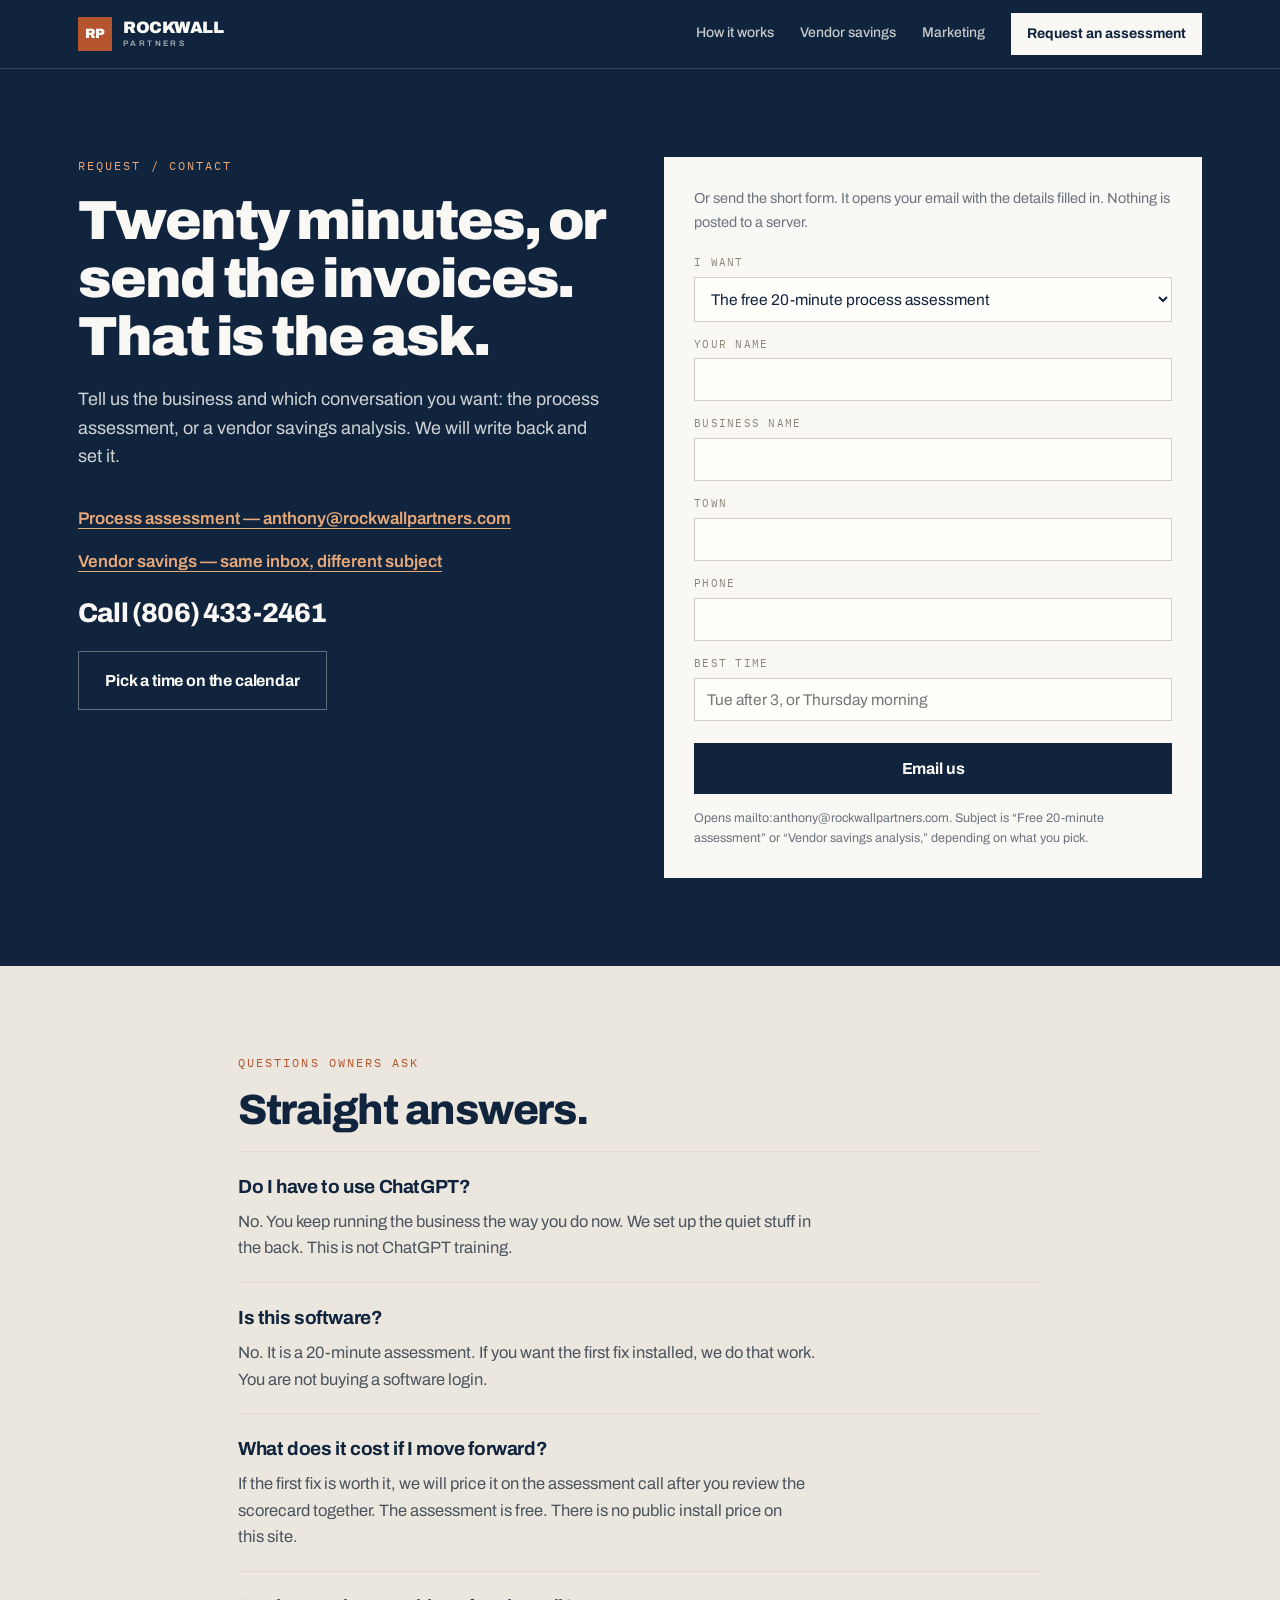
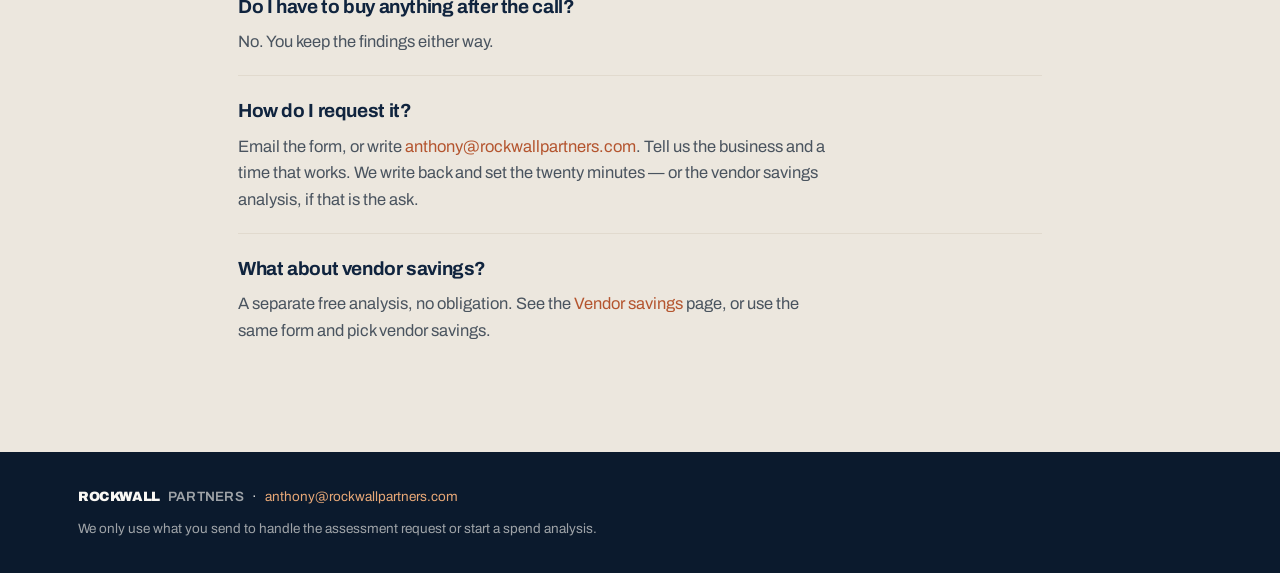
<file: contact.html>
<!DOCTYPE html>
<html lang="en">
<head>
  <meta charset="utf-8">
  <meta name="viewport" content="width=device-width, initial-scale=1">
  <meta name="author" content="Anthony Chapman">
  <meta name="theme-color" content="#10243E">
  <link rel="icon" href="favicon.svg" type="image/svg+xml">
  <link rel="icon" href="favicon-32.png" type="image/png" sizes="32x32">
  <link rel="apple-touch-icon" href="apple-touch-icon.png">

  <meta property="og:type" content="website">
  <meta property="og:site_name" content="Rockwall Partners">
  <meta property="og:image" content="https://rockwallpartners.com/og-image.png">
  <meta property="og:image:width" content="1200">
  <meta property="og:image:height" content="630">
  <meta property="og:locale" content="en_US">
  <meta name="twitter:card" content="summary_large_image">
  <meta name="twitter:image" content="https://rockwallpartners.com/og-image.png">

  <link rel="preconnect" href="https://fonts.googleapis.com">
  <link rel="preconnect" href="https://fonts.gstatic.com" crossorigin>
  <link href="https://fonts.googleapis.com/css2?family=Archivo:wght@400;500;600;700;800;900&family=IBM+Plex+Mono:wght@400;500;600&display=swap" rel="stylesheet">
  <link rel="stylesheet" href="styles.css">

  <title>Contact — Rockwall Partners</title>
  <meta name="description" content="Request a free 20-minute process assessment or a free vendor savings analysis. Tell us the business. We write back and set it.">
  <link rel="canonical" href="https://rockwallpartners.com/contact">

  <meta property="og:url" content="https://rockwallpartners.com/contact">
  <meta property="og:title" content="Contact — Rockwall Partners">
  <meta property="og:description" content="Request a free 20-minute process assessment or a free vendor savings analysis.">
  <meta name="twitter:title" content="Contact — Rockwall Partners">
  <meta name="twitter:description" content="Request a free 20-minute process assessment or a free vendor savings analysis.">
</head>
<body>
  <a class="skip-link" href="#main">Skip to content</a>

  <header class="site-header">
    <div class="wrap header-inner">
      <a class="wordmark" href="index.html" aria-label="Rockwall Partners home">
        <span class="wordmark-lockup">
          <span class="wordmark-name">Rockwall</span>
          <span class="wordmark-ai">Partners</span>
        </span>
      </a>

      <button class="nav-toggle" type="button" aria-expanded="false" aria-controls="site-nav">
        <span class="nav-toggle-bars" aria-hidden="true"></span>
        <span class="visually-hidden">Menu</span>
      </button>

      <nav id="site-nav" class="site-nav" aria-label="Primary">
        <a href="how-it-works.html">How it works</a>
        <a href="vendor-savings.html">Vendor savings</a>
        <a href="marketing.html">Marketing</a>
        <a href="contact.html" aria-current="page">Request an assessment</a>
      </nav>
    </div>
  </header>

  <main id="main">
    <section class="section book" id="book" aria-labelledby="book-title">
      <div class="wrap book-grid">
        <div>
          <p class="kicker" id="contact">Request / contact</p>
          <h1 id="book-title">Twenty minutes, or send the invoices. That is the ask.</h1>
          <p class="section-lead">Tell us the business and which conversation you want: the process assessment, or a vendor savings analysis. We will write back and set it.</p>
          <p>
            <a class="text-link" href="mailto:anthony@rockwallpartners.com?subject=Free%2020-minute%20assessment">Process assessment — anthony@rockwallpartners.com</a>
          </p>
          <p>
            <a class="text-link" href="mailto:anthony@rockwallpartners.com?subject=Vendor%20savings%20analysis">Vendor savings — same inbox, different subject</a>
          </p>

          <!--
            PHONE — the one place to fill.
            Replace YOUR_PHONE in the data-phone attribute (digits, e.g. 4695550100).
            Leave YOUR_PHONE and the call link stays hidden. Email still shows.
          -->
          <p class="phone-wrap">
            <a
              id="owner-phone"
              class="phone-link"
              href="tel:+18064332461"
              data-phone="(806) 433-2461"
            >Call (806) 433-2461</a>
          </p>

          <!--
            OPTIONAL BOOKING_URL
            Put a Calendly (or other) URL in data-booking-url on #open-calendar.
            Example: data-booking-url="https://calendly.com/you/assessment"
            The calendar button stays hidden until a real URL is set.
          -->
          <p>
            <a
              id="open-calendar"
              class="btn btn-ghost booking-url-btn"
              data-booking-url=""
              hidden
            >Pick a time on the calendar</a>
          </p>
        </div>

        <form class="book-form" id="book-form" action="mailto:anthony@rockwallpartners.com" method="get">
          <input type="hidden" name="subject" id="form-subject" value="Free 20-minute assessment">
          <p class="form-intro">Or send the short form. It opens your email with the details filled in. Nothing is posted to a server.</p>

          <label for="interest">I want</label>
          <select id="interest" name="interest" required>
            <option value="assessment" selected>The free 20-minute process assessment</option>
            <option value="savings">A free vendor savings analysis</option>
          </select>

          <label for="name">Your name</label>
          <input id="name" name="name" type="text" autocomplete="name" required>

          <label for="shop">Business name</label>
          <input id="shop" name="shop" type="text" autocomplete="organization" required>

          <label for="town">Town</label>
          <input id="town" name="town" type="text" autocomplete="address-level2" required>

          <label for="phone">Phone</label>
          <input id="phone" name="phone" type="tel" autocomplete="tel" required>

          <label for="best-time">Best time</label>
          <input id="best-time" name="best-time" type="text" placeholder="Tue after 3, or Thursday morning">

          <button class="btn btn-primary" type="submit">Email us</button>
          <p class="form-note">Opens mailto:anthony@rockwallpartners.com. Subject is “Free 20-minute assessment” or “Vendor savings analysis,” depending on what you pick.</p>
        </form>
      </div>
    </section>

    <section class="section faq" id="assessment" aria-labelledby="faq-title">
      <div class="wrap narrow">
        <p class="kicker">Questions owners ask</p>
        <h2 id="faq-title">Straight answers.</h2>

        <dl class="faq-list">
          <div>
            <dt>Do I have to use ChatGPT?</dt>
            <dd>No. You keep running the business the way you do now. We set up the quiet stuff in the back. This is not ChatGPT training.</dd>
          </div>
          <div>
            <dt>Is this software?</dt>
            <dd>No. It is a 20-minute assessment. If you want the first fix installed, we do that work. You are not buying a software login.</dd>
          </div>
          <div>
            <dt>What does it cost if I move forward?</dt>
            <dd>If the first fix is worth it, we will price it on the assessment call after you review the scorecard together. The assessment is free. There is no public install price on this site.</dd>
          </div>
          <div>
            <dt>Do I have to buy anything after the call?</dt>
            <dd>No. You keep the findings either way.</dd>
          </div>
          <div>
            <dt>How do I request it?</dt>
            <dd>Email the form, or write <a href="mailto:anthony@rockwallpartners.com">anthony@rockwallpartners.com</a>. Tell us the business and a time that works. We write back and set the twenty minutes — or the vendor savings analysis, if that is the ask.</dd>
          </div>
          <div>
            <dt>What about vendor savings?</dt>
            <dd>A separate free analysis, no obligation. See the <a href="vendor-savings.html">Vendor savings</a> page, or use the same form and pick vendor savings.</dd>
          </div>
        </dl>
      </div>
    </section>
  </main>

  <footer class="site-footer">
    <div class="wrap footer-inner">
      <p class="footer-brand"><span class="wordmark-name">Rockwall</span><span class="wordmark-ai">Partners</span> · <a href="mailto:anthony@rockwallpartners.com">anthony@rockwallpartners.com</a></p>
      <p class="privacy">We only use what you send to handle the assessment request or start a spend analysis.</p>
    </div>
  </footer>

  <script src="script.js"></script>

</body>
</html>
</file>
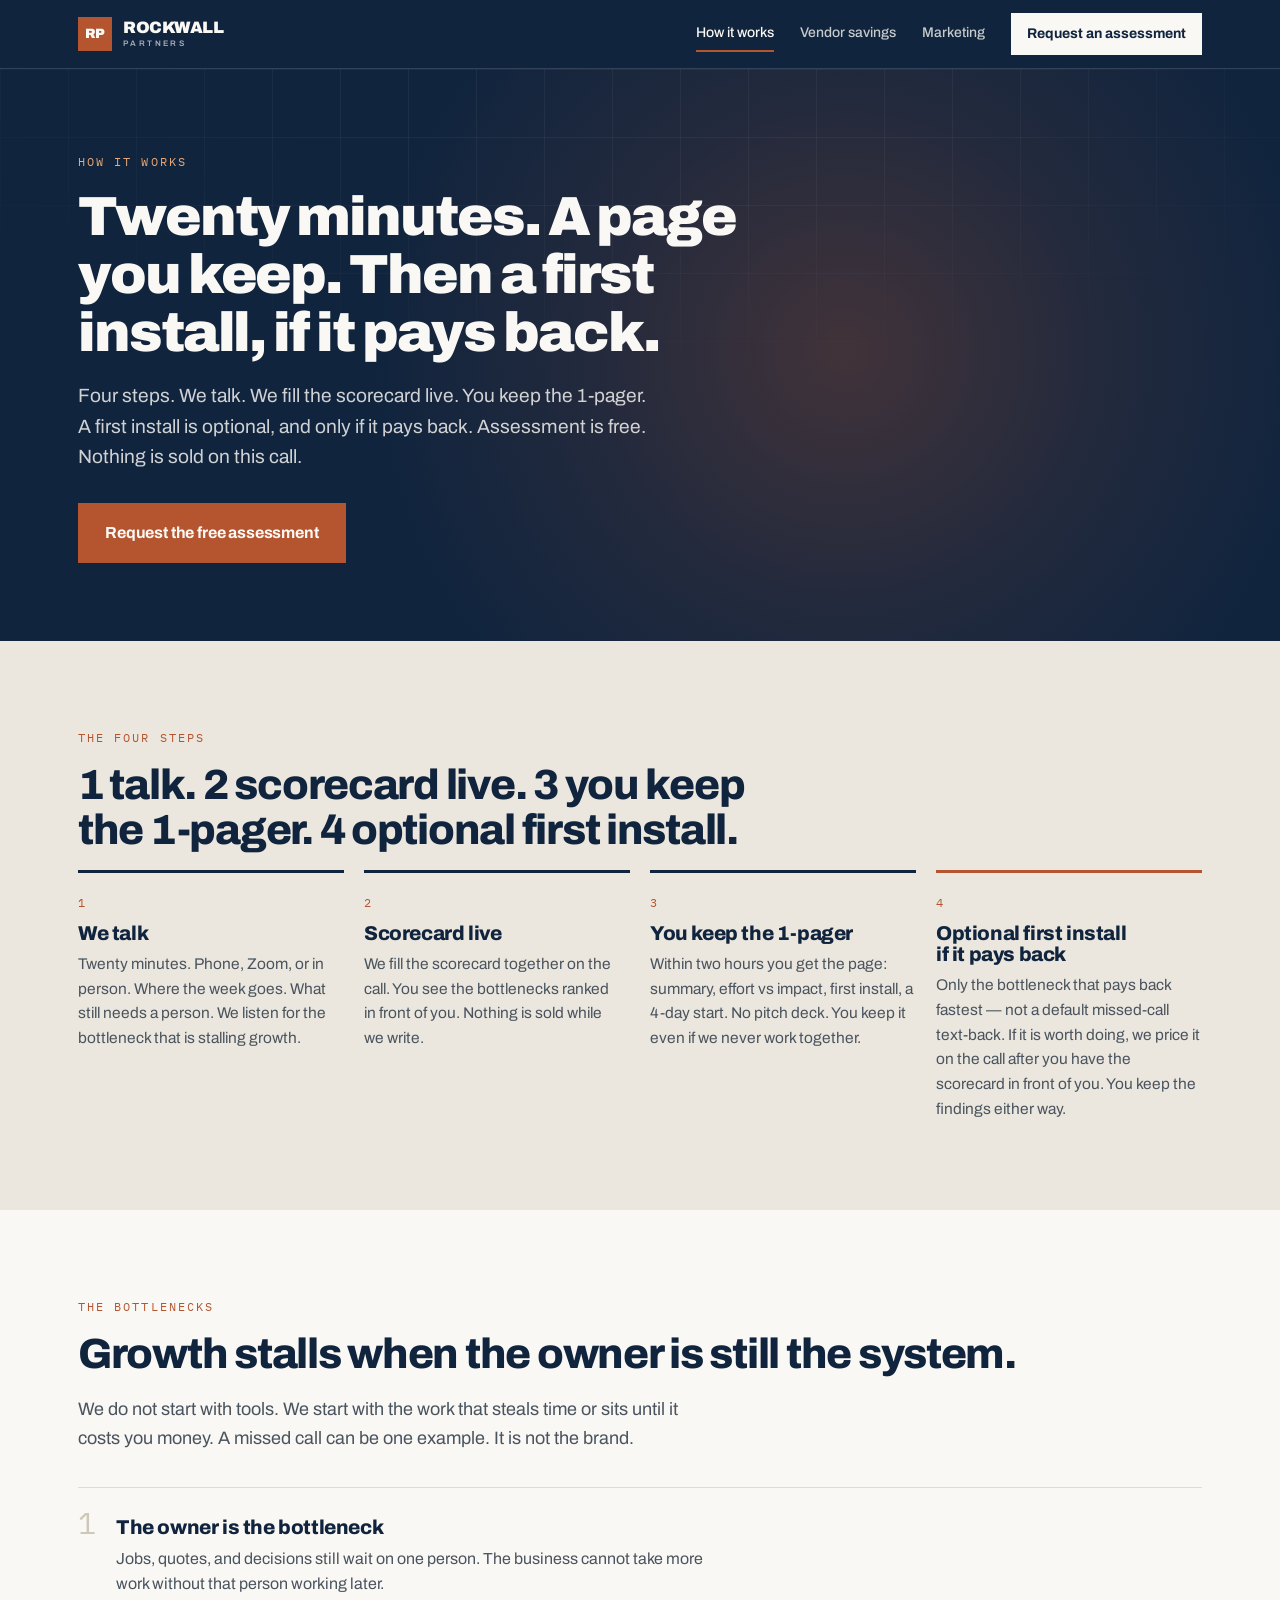
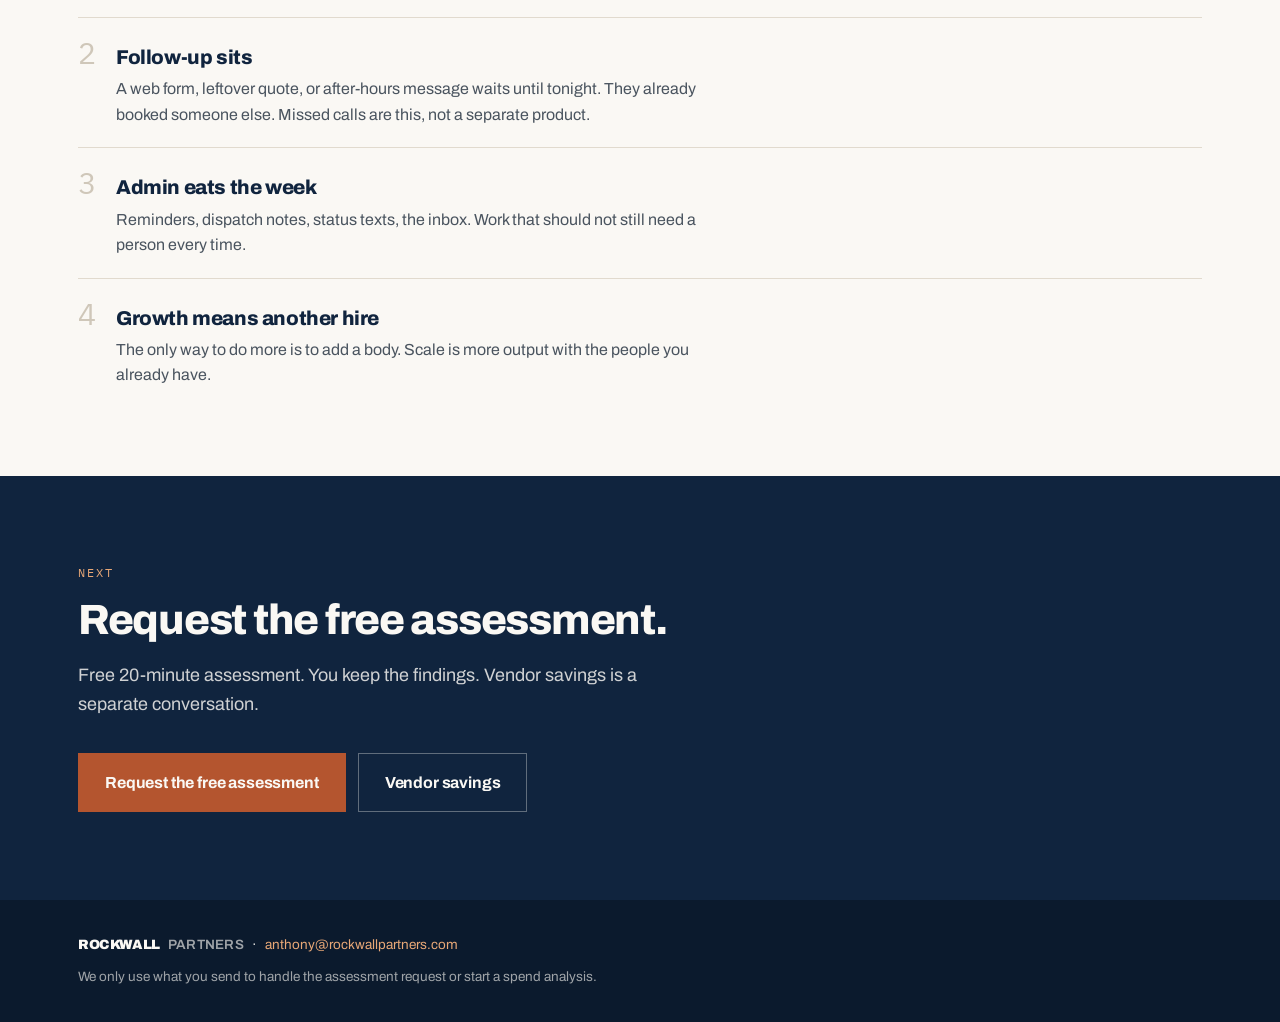
<file: how-it-works.html>
<!DOCTYPE html>
<html lang="en">
<head>
  <meta charset="utf-8">
  <meta name="viewport" content="width=device-width, initial-scale=1">
  <meta name="author" content="Anthony Chapman">
  <meta name="theme-color" content="#10243E">
  <link rel="icon" href="favicon.svg" type="image/svg+xml">
  <link rel="icon" href="favicon-32.png" type="image/png" sizes="32x32">
  <link rel="apple-touch-icon" href="apple-touch-icon.png">

  <meta property="og:type" content="website">
  <meta property="og:site_name" content="Rockwall Partners">
  <meta property="og:image" content="https://rockwallpartners.com/og-image.png">
  <meta property="og:image:width" content="1200">
  <meta property="og:image:height" content="630">
  <meta property="og:locale" content="en_US">
  <meta name="twitter:card" content="summary_large_image">
  <meta name="twitter:image" content="https://rockwallpartners.com/og-image.png">

  <link rel="preconnect" href="https://fonts.googleapis.com">
  <link rel="preconnect" href="https://fonts.gstatic.com" crossorigin>
  <link href="https://fonts.googleapis.com/css2?family=Archivo:wght@400;500;600;700;800;900&family=IBM+Plex+Mono:wght@400;500;600&display=swap" rel="stylesheet">
  <link rel="stylesheet" href="styles.css">

  <title>How it works — Rockwall Partners</title>
  <meta name="description" content="Four steps: we talk, we fill the scorecard live, you keep the 1-pager, then an optional first install if it pays back. Assessment is free. No public prices.">
  <link rel="canonical" href="https://rockwallpartners.com/how-it-works">

  <meta property="og:url" content="https://rockwallpartners.com/how-it-works">
  <meta property="og:title" content="How it works — Rockwall Partners">
  <meta property="og:description" content="1 talk. 2 scorecard live. 3 you keep the 1-pager. 4 optional first install if it pays back.">
  <meta name="twitter:title" content="How it works — Rockwall Partners">
  <meta name="twitter:description" content="1 talk. 2 scorecard live. 3 you keep the 1-pager. 4 optional first install if it pays back.">

  <script type="application/ld+json">
  {
    "@context": "https://schema.org",
    "@type": "HowTo",
    "name": "How a Rockwall Partners assessment works",
    "description": "Twenty minutes, a page you keep, then a first install if it pays back.",
    "step": [
      { "@type": "HowToStep", "position": 1, "name": "We talk", "text": "Phone, Zoom, or in person. Where the week goes. What still needs a person." },
      { "@type": "HowToStep", "position": 2, "name": "Scorecard live", "text": "We fill the scorecard together on the call." },
      { "@type": "HowToStep", "position": 3, "name": "You keep the 1-pager", "text": "You leave with the page even if we never work together." },
      { "@type": "HowToStep", "position": 4, "name": "Optional first install", "text": "Only the bottleneck that pays back fastest, and only if it is worth doing." }
    ]
  }
  </script>
</head>
<body>
  <a class="skip-link" href="#main">Skip to content</a>

  <header class="site-header">
    <div class="wrap header-inner">
      <a class="wordmark" href="index.html" aria-label="Rockwall Partners home">
        <span class="wordmark-lockup">
          <span class="wordmark-name">Rockwall</span>
          <span class="wordmark-ai">Partners</span>
        </span>
      </a>

      <button class="nav-toggle" type="button" aria-expanded="false" aria-controls="site-nav">
        <span class="nav-toggle-bars" aria-hidden="true"></span>
        <span class="visually-hidden">Menu</span>
      </button>

      <nav id="site-nav" class="site-nav" aria-label="Primary">
        <a href="how-it-works.html" aria-current="page">How it works</a>
        <a href="vendor-savings.html">Vendor savings</a>
        <a href="marketing.html">Marketing</a>
        <a href="contact.html">Request an assessment</a>
      </nav>
    </div>
  </header>

  <main id="main">
    <section class="hero" id="how">
      <div class="wrap">
        <div class="hero-copy">
          <p class="kicker">How it works</p>
          <h1>Twenty minutes. A page you keep. Then a first install, if it pays back.</h1>
          <p class="lede">Four steps. We talk. We fill the scorecard live. You keep the 1-pager. A first install is optional, and only if it pays back. Assessment is free. Nothing is sold on this call.</p>
          <div class="hero-actions">
            <a class="btn btn-primary" href="contact.html">Request the free assessment</a>
          </div>
        </div>
      </div>
    </section>

    <section class="section how" aria-labelledby="how-title">
      <div class="wrap">
        <p class="kicker">The four steps</p>
        <h2 id="how-title">1 talk. 2 scorecard live. 3 you keep the 1-pager. 4 optional first install.</h2>

        <ol class="steps">
          <li>
            <span class="step-num">1</span>
            <h3>We talk</h3>
            <p>Twenty minutes. Phone, Zoom, or in person. Where the week goes. What still needs a person. We listen for the bottleneck that is stalling growth.</p>
          </li>
          <li>
            <span class="step-num">2</span>
            <h3>Scorecard live</h3>
            <p>We fill the scorecard together on the call. You see the bottlenecks ranked in front of you. Nothing is sold while we write.</p>
          </li>
          <li>
            <span class="step-num">3</span>
            <h3>You keep the 1-pager</h3>
            <p>Within two hours you get the page: summary, effort vs impact, first install, a 4-day start. No pitch deck. You keep it even if we never work together.</p>
          </li>
          <li>
            <span class="step-num">4</span>
            <h3>Optional first install if it pays back</h3>
            <p>Only the bottleneck that pays back fastest — not a default missed-call text-back. If it is worth doing, we price it on the call after you have the scorecard in front of you. You keep the findings either way.</p>
          </li>
        </ol>
      </div>
    </section>

    <section class="section bottlenecks" id="bottlenecks" aria-labelledby="bottlenecks-title">
      <div class="wrap">
        <p class="kicker">The bottlenecks</p>
        <h2 id="bottlenecks-title">Growth stalls when the owner is still the system.</h2>
        <p class="section-lead">We do not start with tools. We start with the work that steals time or sits until it costs you money. A missed call can be one example. It is not the brand.</p>

        <ol class="bottleneck-list">
          <li>
            <span class="bottleneck-num">1</span>
            <div>
              <h3>The owner is the bottleneck</h3>
              <p>Jobs, quotes, and decisions still wait on one person. The business cannot take more work without that person working later.</p>
            </div>
          </li>
          <li>
            <span class="bottleneck-num">2</span>
            <div>
              <h3>Follow-up sits</h3>
              <p>A web form, leftover quote, or after-hours message waits until tonight. They already booked someone else. Missed calls are this, not a separate product.</p>
            </div>
          </li>
          <li>
            <span class="bottleneck-num">3</span>
            <div>
              <h3>Admin eats the week</h3>
              <p>Reminders, dispatch notes, status texts, the inbox. Work that should not still need a person every time.</p>
            </div>
          </li>
          <li>
            <span class="bottleneck-num">4</span>
            <div>
              <h3>Growth means another hire</h3>
              <p>The only way to do more is to add a body. Scale is more output with the people you already have.</p>
            </div>
          </li>
        </ol>
      </div>
    </section>

    <section class="section book" aria-labelledby="how-cta-title">
      <div class="wrap">
        <p class="kicker">Next</p>
        <h2 id="how-cta-title">Request the free assessment.</h2>
        <p class="section-lead">Free 20-minute assessment. You keep the findings. Vendor savings is a separate conversation.</p>
        <div class="hero-actions">
          <a class="btn btn-primary" href="contact.html">Request the free assessment</a>
          <a class="btn btn-ghost" href="vendor-savings.html">Vendor savings</a>
        </div>
      </div>
    </section>
  </main>

  <footer class="site-footer">
    <div class="wrap footer-inner">
      <p class="footer-brand"><span class="wordmark-name">Rockwall</span><span class="wordmark-ai">Partners</span> · <a href="mailto:anthony@rockwallpartners.com">anthony@rockwallpartners.com</a></p>
      <p class="privacy">We only use what you send to handle the assessment request or start a spend analysis.</p>
    </div>
  </footer>

  <script src="script.js"></script>

</body>
</html>
</file>
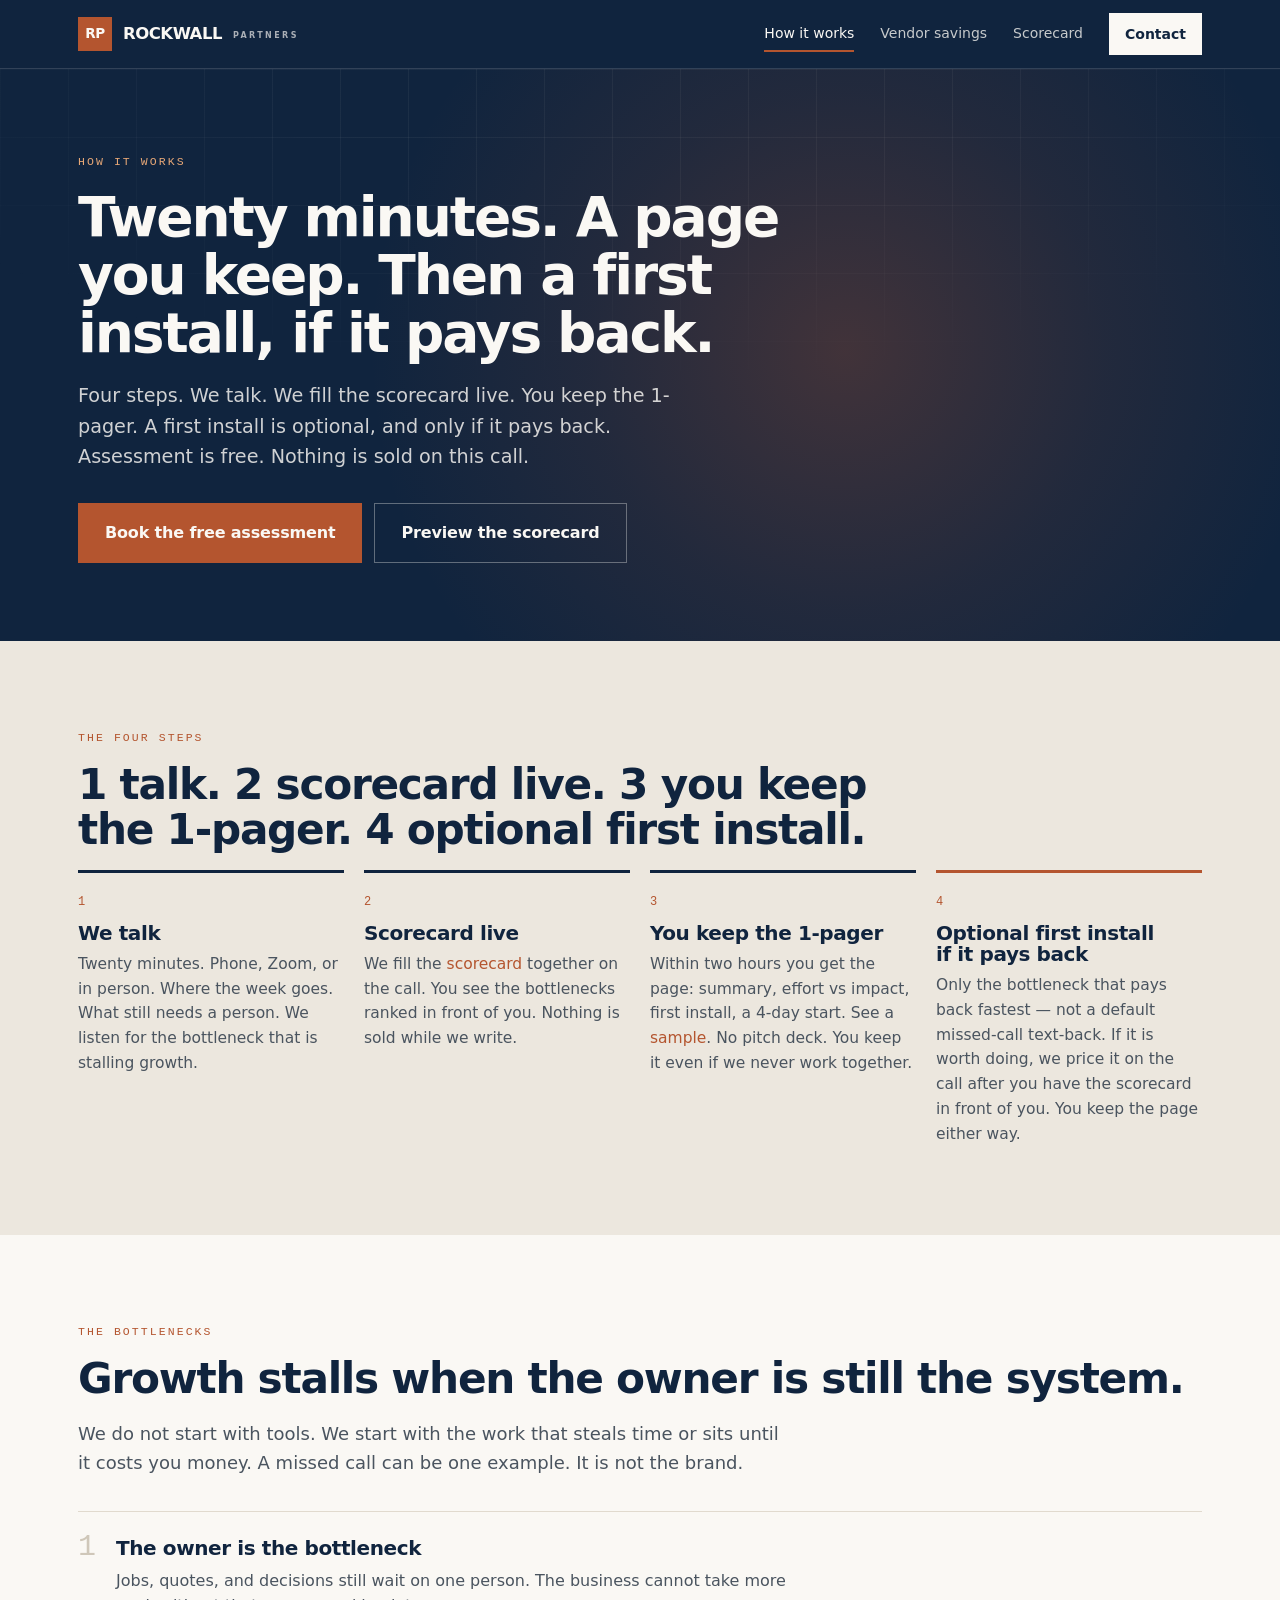
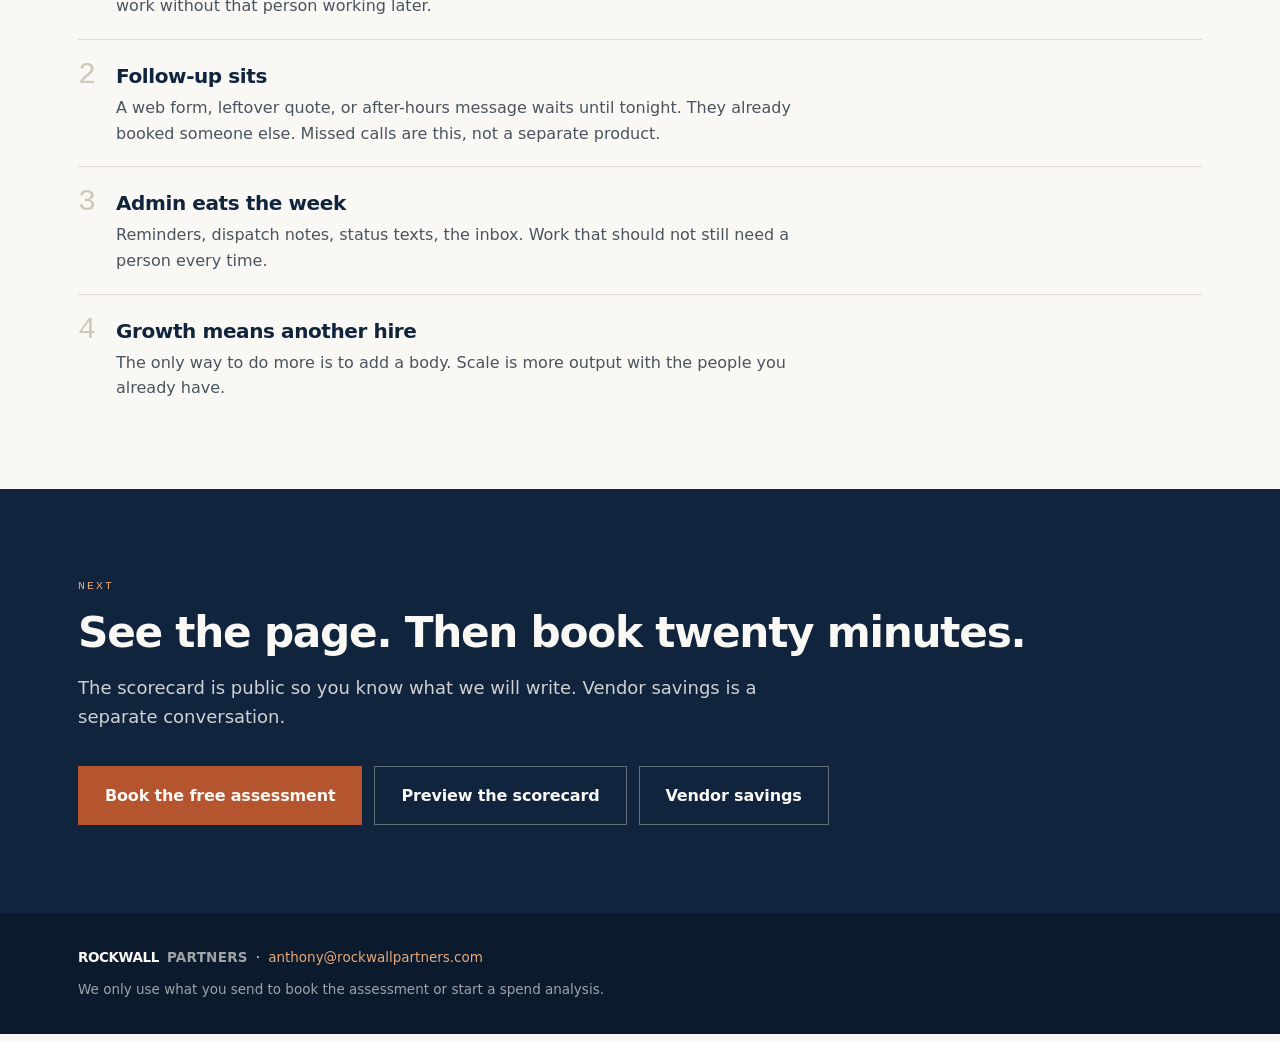
<file: how.html>
<!DOCTYPE html>
<html lang="en">
<head>
  <meta charset="utf-8">
  <meta name="viewport" content="width=device-width, initial-scale=1">
  <meta name="author" content="Anthony Chapman">
  <meta name="theme-color" content="#10243E">
  <link rel="icon" href="favicon.svg" type="image/svg+xml">

  <meta property="og:type" content="website">
  <meta property="og:site_name" content="Rockwall Partners">
  <meta property="og:image" content="https://rockwallpartners.com/og-image.png">
  <meta property="og:image:width" content="1200">
  <meta property="og:image:height" content="630">
  <meta property="og:locale" content="en_US">
  <meta name="twitter:card" content="summary_large_image">
  <meta name="twitter:image" content="https://rockwallpartners.com/og-image.png">

  <link rel="preconnect" href="https://fonts.googleapis.com">
  <link rel="preconnect" href="https://fonts.gstatic.com" crossorigin>
  <link href="https://fonts.googleapis.com/css2?family=Newsreader:ital,opsz,wght@0,6..72,400;0,6..72,500;0,6..72,600;1,6..72,400&family=Source+Sans+3:ital,wght@0,400;0,500;0,600;0,700;1,400&display=swap" rel="stylesheet">
  <link rel="stylesheet" href="styles.css">

  <title>How it works — Rockwall Partners</title>
  <meta name="description" content="Four steps: we talk, we fill the scorecard live, you keep the 1-pager, then an optional first install if it pays back. Assessment is free. No public prices.">
  <link rel="canonical" href="https://rockwallpartners.com/how-it-works">

  <meta property="og:url" content="https://rockwallpartners.com/how-it-works">
  <meta property="og:title" content="How it works — Rockwall Partners">
  <meta property="og:description" content="1 talk. 2 scorecard live. 3 you keep the 1-pager. 4 optional first install if it pays back.">
  <meta name="twitter:title" content="How it works — Rockwall Partners">
  <meta name="twitter:description" content="1 talk. 2 scorecard live. 3 you keep the 1-pager. 4 optional first install if it pays back.">

  <script type="application/ld+json">
  {
    "@context": "https://schema.org",
    "@type": "HowTo",
    "name": "How a Rockwall Partners assessment works",
    "description": "Twenty minutes, a page you keep, then a first install if it pays back.",
    "step": [
      { "@type": "HowToStep", "position": 1, "name": "We talk", "text": "Phone, Zoom, or in person. Where the week goes. What still needs a person." },
      { "@type": "HowToStep", "position": 2, "name": "Scorecard live", "text": "We fill the scorecard together on the call." },
      { "@type": "HowToStep", "position": 3, "name": "You keep the 1-pager", "text": "You leave with the page even if we never work together." },
      { "@type": "HowToStep", "position": 4, "name": "Optional first install", "text": "Only the bottleneck that pays back fastest, and only if it is worth doing." }
    ]
  }
  </script>
</head>
<body>
  <a class="skip-link" href="#main">Skip to content</a>

  <header class="site-header">
    <div class="wrap header-inner">
      <a class="wordmark" href="index.html" aria-label="Rockwall Partners home">
        <span class="wordmark-name">Rockwall</span><span class="wordmark-ai">Partners</span>
      </a>

      <button class="nav-toggle" type="button" aria-expanded="false" aria-controls="site-nav">
        <span class="nav-toggle-bars" aria-hidden="true"></span>
        <span class="visually-hidden">Menu</span>
      </button>

      <nav id="site-nav" class="site-nav" aria-label="Primary">
        <a href="how.html" aria-current="page">How it works</a>
        <a href="vendor-savings.html">Vendor savings</a>
        <a href="scorecard.html">Scorecard</a>
        <a href="contact.html">Contact</a>
      </nav>
    </div>
  </header>

  <main id="main">
    <section class="hero" id="how">
      <div class="wrap">
        <div class="hero-copy">
          <p class="kicker">How it works</p>
          <h1>Twenty minutes. A page you keep. Then a first install, if it pays back.</h1>
          <p class="lede">Four steps. We talk. We fill the scorecard live. You keep the 1-pager. A first install is optional, and only if it pays back. Assessment is free. Nothing is sold on this call.</p>
          <div class="hero-actions">
            <a class="btn btn-primary" href="contact.html">Book the free assessment</a>
            <a class="btn btn-ghost" href="scorecard.html">Preview the scorecard</a>
          </div>
        </div>
      </div>
    </section>

    <section class="section how" aria-labelledby="how-title">
      <div class="wrap">
        <p class="kicker">The four steps</p>
        <h2 id="how-title">1 talk. 2 scorecard live. 3 you keep the 1-pager. 4 optional first install.</h2>

        <ol class="steps">
          <li>
            <span class="step-num">1</span>
            <h3>We talk</h3>
            <p>Twenty minutes. Phone, Zoom, or in person. Where the week goes. What still needs a person. We listen for the bottleneck that is stalling growth.</p>
          </li>
          <li>
            <span class="step-num">2</span>
            <h3>Scorecard live</h3>
            <p>We fill the <a href="scorecard.html">scorecard</a> together on the call. You see the bottlenecks ranked in front of you. Nothing is sold while we write.</p>
          </li>
          <li>
            <span class="step-num">3</span>
            <h3>You keep the 1-pager</h3>
            <p>Within two hours you get the page: summary, effort vs impact, first install, a 4-day start. See a <a href="scorecard.html#keep">sample</a>. No pitch deck. You keep it even if we never work together.</p>
          </li>
          <li>
            <span class="step-num">4</span>
            <h3>Optional first install if it pays back</h3>
            <p>Only the bottleneck that pays back fastest — not a default missed-call text-back. If it is worth doing, we price it on the call after you have the scorecard in front of you. You keep the page either way.</p>
          </li>
        </ol>
      </div>
    </section>

    <section class="section bottlenecks" id="bottlenecks" aria-labelledby="bottlenecks-title">
      <div class="wrap">
        <p class="kicker">The bottlenecks</p>
        <h2 id="bottlenecks-title">Growth stalls when the owner is still the system.</h2>
        <p class="section-lead">We do not start with tools. We start with the work that steals time or sits until it costs you money. A missed call can be one example. It is not the brand.</p>

        <ol class="bottleneck-list">
          <li>
            <span class="bottleneck-num">1</span>
            <div>
              <h3>The owner is the bottleneck</h3>
              <p>Jobs, quotes, and decisions still wait on one person. The business cannot take more work without that person working later.</p>
            </div>
          </li>
          <li>
            <span class="bottleneck-num">2</span>
            <div>
              <h3>Follow-up sits</h3>
              <p>A web form, leftover quote, or after-hours message waits until tonight. They already booked someone else. Missed calls are this, not a separate product.</p>
            </div>
          </li>
          <li>
            <span class="bottleneck-num">3</span>
            <div>
              <h3>Admin eats the week</h3>
              <p>Reminders, dispatch notes, status texts, the inbox. Work that should not still need a person every time.</p>
            </div>
          </li>
          <li>
            <span class="bottleneck-num">4</span>
            <div>
              <h3>Growth means another hire</h3>
              <p>The only way to do more is to add a body. Scale is more output with the people you already have.</p>
            </div>
          </li>
        </ol>
      </div>
    </section>

    <section class="section book" aria-labelledby="how-cta-title">
      <div class="wrap">
        <p class="kicker">Next</p>
        <h2 id="how-cta-title">See the page. Then book twenty minutes.</h2>
        <p class="section-lead">The scorecard is public so you know what we will write. Vendor savings is a separate conversation.</p>
        <div class="hero-actions">
          <a class="btn btn-primary" href="contact.html">Book the free assessment</a>
          <a class="btn btn-ghost" href="scorecard.html">Preview the scorecard</a>
          <a class="btn btn-ghost" href="vendor-savings.html">Vendor savings</a>
        </div>
      </div>
    </section>
  </main>

  <footer class="site-footer">
    <div class="wrap footer-inner">
      <p class="footer-brand"><span class="wordmark-name">Rockwall</span><span class="wordmark-ai">Partners</span> · <a href="mailto:anthony@rockwallpartners.com">anthony@rockwallpartners.com</a></p>
      <p class="privacy">We only use what you send to book the assessment or start a spend analysis.</p>
    </div>
  </footer>

  <script src="script.js"></script>

</body>
</html>
</file>
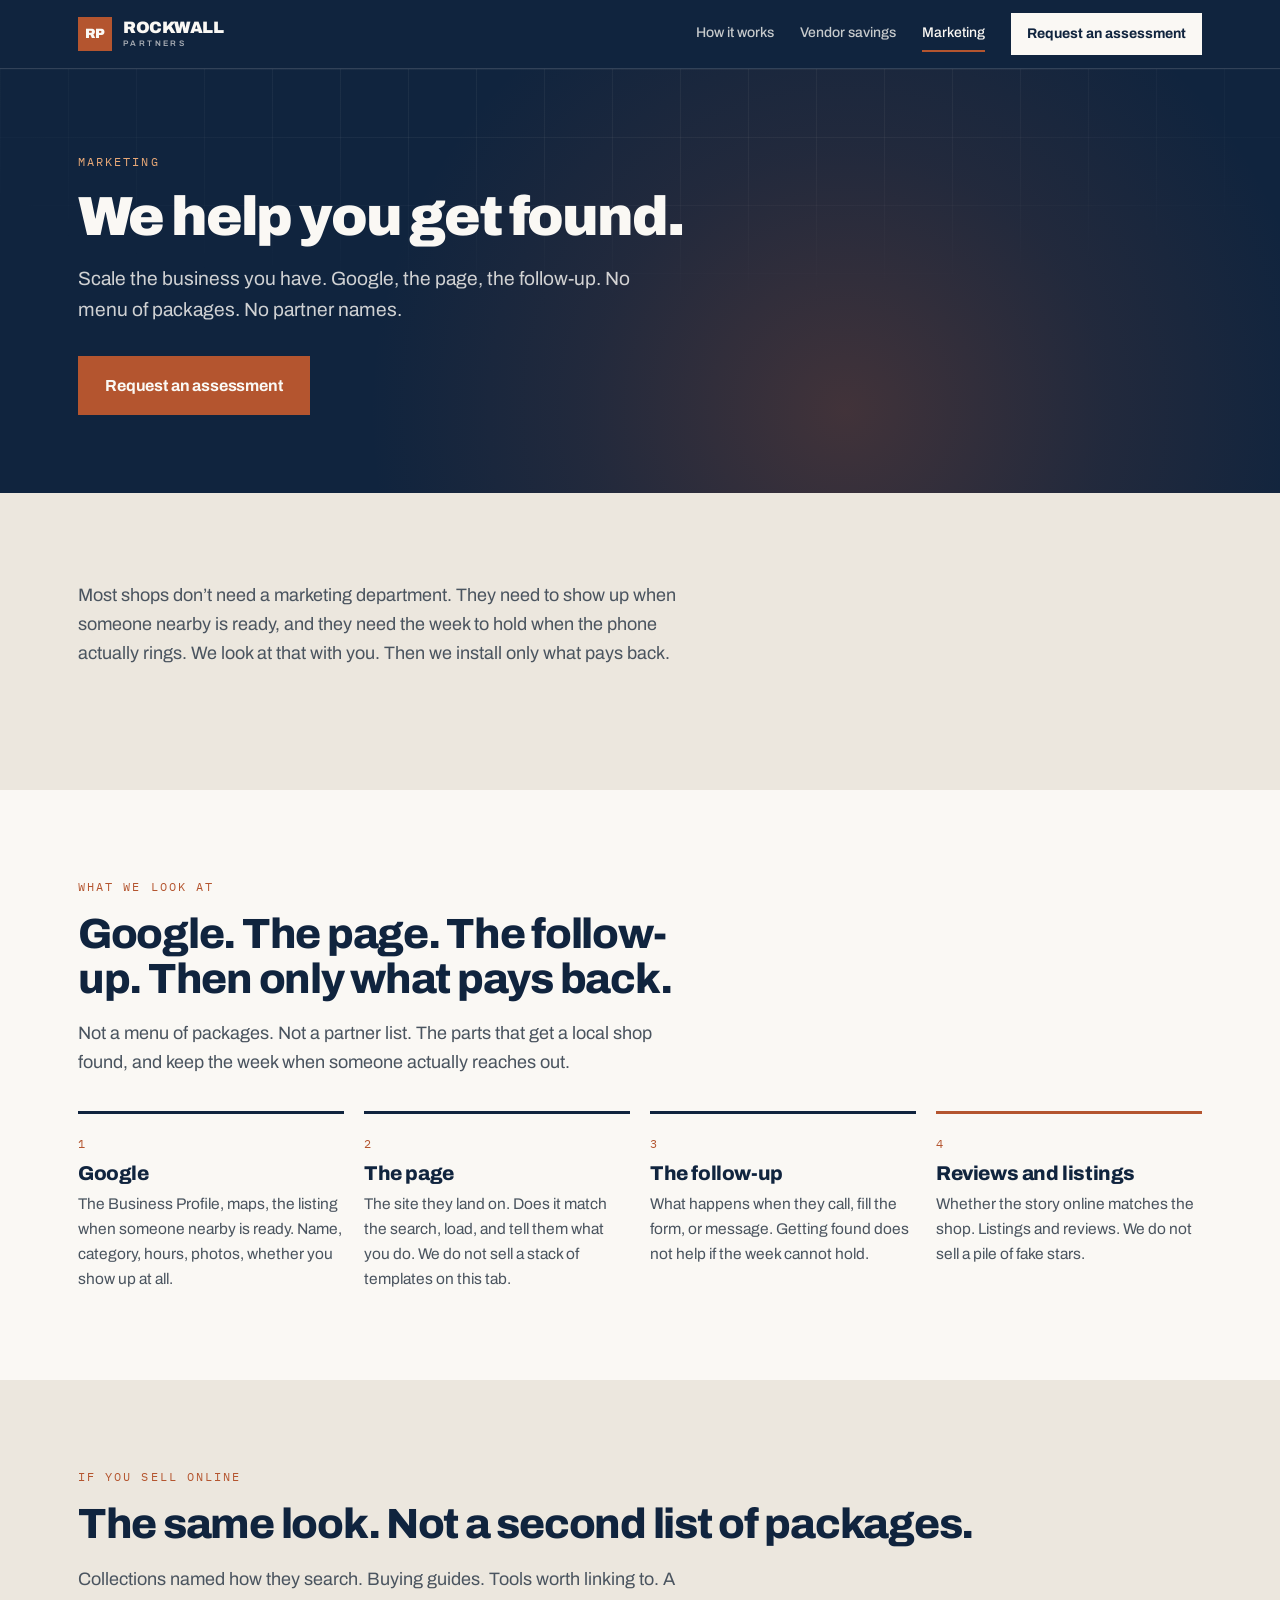
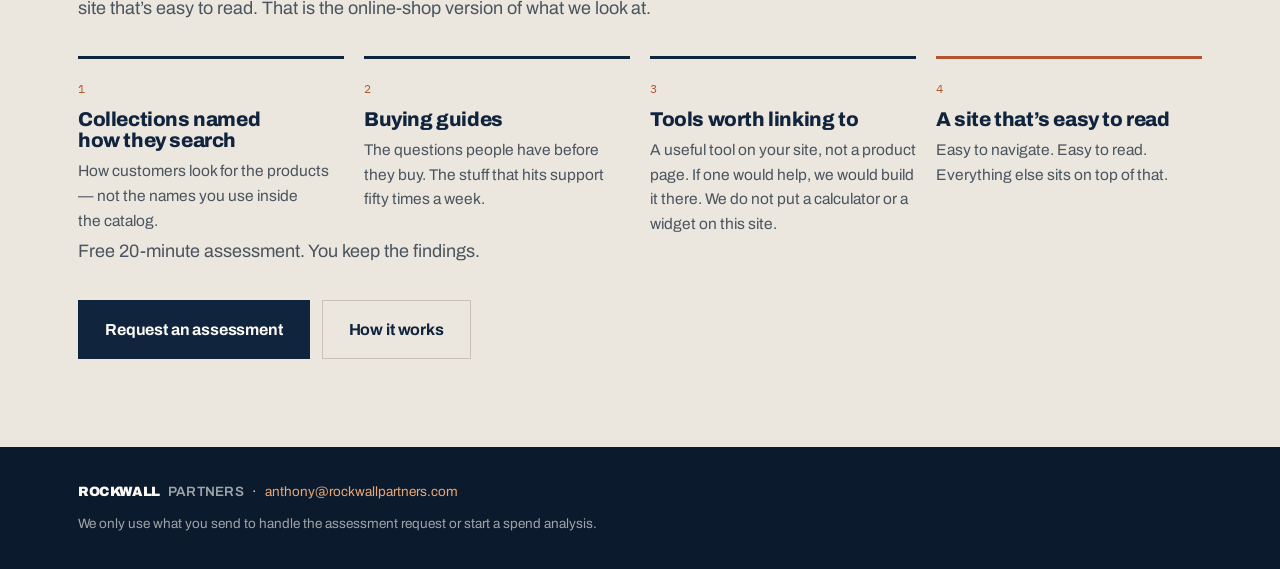
<file: marketing.html>
<!DOCTYPE html>
<html lang="en">
<head>
  <meta charset="utf-8">
  <meta name="viewport" content="width=device-width, initial-scale=1">
  <meta name="author" content="Anthony Chapman">
  <meta name="theme-color" content="#10243E">
  <link rel="icon" href="favicon.svg" type="image/svg+xml">
  <link rel="icon" href="favicon-32.png" type="image/png" sizes="32x32">
  <link rel="apple-touch-icon" href="apple-touch-icon.png">

  <meta property="og:type" content="website">
  <meta property="og:site_name" content="Rockwall Partners">
  <meta property="og:image" content="https://rockwallpartners.com/og-image.png">
  <meta property="og:image:width" content="1200">
  <meta property="og:image:height" content="630">
  <meta property="og:locale" content="en_US">
  <meta name="twitter:card" content="summary_large_image">
  <meta name="twitter:image" content="https://rockwallpartners.com/og-image.png">

  <link rel="preconnect" href="https://fonts.googleapis.com">
  <link rel="preconnect" href="https://fonts.gstatic.com" crossorigin>
  <link href="https://fonts.googleapis.com/css2?family=Archivo:wght@400;500;600;700;800;900&family=IBM+Plex+Mono:wght@400;500;600&display=swap" rel="stylesheet">
  <link rel="stylesheet" href="styles.css">

  <title>Marketing — Rockwall Partners</title>
  <meta name="description" content="We help you get found. Google, the page, the follow-up. Free 20-minute assessment. You keep the findings.">
  <link rel="canonical" href="https://rockwallpartners.com/marketing">

  <meta property="og:url" content="https://rockwallpartners.com/marketing">
  <meta property="og:title" content="Marketing — Rockwall Partners">
  <meta property="og:description" content="We help you get found. Free 20-minute assessment. You keep the findings.">
  <meta name="twitter:title" content="Marketing — Rockwall Partners">
  <meta name="twitter:description" content="We help you get found. Free 20-minute assessment. You keep the findings.">
</head>
<body>
  <a class="skip-link" href="#main">Skip to content</a>

  <header class="site-header">
    <div class="wrap header-inner">
      <a class="wordmark" href="index.html" aria-label="Rockwall Partners home">
        <span class="wordmark-lockup">
          <span class="wordmark-name">Rockwall</span>
          <span class="wordmark-ai">Partners</span>
        </span>
      </a>

      <button class="nav-toggle" type="button" aria-expanded="false" aria-controls="site-nav">
        <span class="nav-toggle-bars" aria-hidden="true"></span>
        <span class="visually-hidden">Menu</span>
      </button>

      <nav id="site-nav" class="site-nav" aria-label="Primary">
        <a href="how-it-works.html">How it works</a>
        <a href="vendor-savings.html">Vendor savings</a>
        <a href="marketing.html" aria-current="page">Marketing</a>
        <a href="contact.html">Request an assessment</a>
      </nav>
    </div>
  </header>

  <main id="main">
    <section class="hero" id="marketing">
      <div class="wrap">
        <div class="hero-copy">
          <p class="kicker">Marketing</p>
          <h1>We help you get found.</h1>
          <p class="lede">Scale the business you have. Google, the page, the follow-up. No menu of packages. No partner names.</p>
          <div class="hero-actions">
            <a class="btn btn-primary" href="contact.html">Request an assessment</a>
          </div>
        </div>
      </div>
    </section>

    <section class="section">
      <div class="wrap">
        <p class="section-lead">Most shops don’t need a marketing department. They need to show up when someone nearby is ready, and they need the week to hold when the phone actually rings. We look at that with you. Then we install only what pays back.</p>
      </div>
    </section>

    <section class="section how" aria-labelledby="look-title">
      <div class="wrap">
        <p class="kicker">What we look at</p>
        <h2 id="look-title">Google. The page. The follow-up. Then only what pays back.</h2>
        <p class="section-lead">Not a menu of packages. Not a partner list. The parts that get a local shop found, and keep the week when someone actually reaches out.</p>
        <ol class="steps">
          <li>
            <span class="step-num">1</span>
            <h3>Google</h3>
            <p>The Business Profile, maps, the listing when someone nearby is ready. Name, category, hours, photos, whether you show up at all.</p>
          </li>
          <li>
            <span class="step-num">2</span>
            <h3>The page</h3>
            <p>The site they land on. Does it match the search, load, and tell them what you do. We do not sell a stack of templates on this tab.</p>
          </li>
          <li>
            <span class="step-num">3</span>
            <h3>The follow-up</h3>
            <p>What happens when they call, fill the form, or message. Getting found does not help if the week cannot hold.</p>
          </li>
          <li>
            <span class="step-num">4</span>
            <h3>Reviews and listings</h3>
            <p>Whether the story online matches the shop. Listings and reviews. We do not sell a pile of fake stars.</p>
          </li>
        </ol>
      </div>
    </section>

    <section class="section how" aria-labelledby="shop-title">
      <div class="wrap">
        <p class="kicker">If you sell online</p>
        <h2 id="shop-title">The same look. Not a second list of packages.</h2>
        <p class="section-lead">Collections named how they search. Buying guides. Tools worth linking to. A site that’s easy to read. That is the online-shop version of what we look at.</p>
        <ol class="steps">
          <li>
            <span class="step-num">1</span>
            <h3>Collections named how they search</h3>
            <p>How customers look for the products — not the names you use inside the catalog.</p>
          </li>
          <li>
            <span class="step-num">2</span>
            <h3>Buying guides</h3>
            <p>The questions people have before they buy. The stuff that hits support fifty times a week.</p>
          </li>
          <li>
            <span class="step-num">3</span>
            <h3>Tools worth linking to</h3>
            <p>A useful tool on your site, not a product page. If one would help, we would build it there. We do not put a calculator or a widget on this site.</p>
          </li>
          <li>
            <span class="step-num">4</span>
            <h3>A site that’s easy to read</h3>
            <p>Easy to navigate. Easy to read. Everything else sits on top of that.</p>
          </li>
        </ol>
        <p class="section-lead">Free 20-minute assessment. You keep the findings.</p>
        <div class="hero-actions">
          <a class="btn btn-primary" href="contact.html">Request an assessment</a>
          <a class="btn btn-ghost" href="how-it-works.html">How it works</a>
        </div>
      </div>
    </section>
  </main>

  <footer class="site-footer">
    <div class="wrap footer-inner">
      <p class="footer-brand"><span class="wordmark-name">Rockwall</span><span class="wordmark-ai">Partners</span> · <a href="mailto:anthony@rockwallpartners.com">anthony@rockwallpartners.com</a></p>
      <p class="privacy">We only use what you send to handle the assessment request or start a spend analysis.</p>
    </div>
  </footer>

  <script src="script.js"></script>

</body>
</html>
</file>
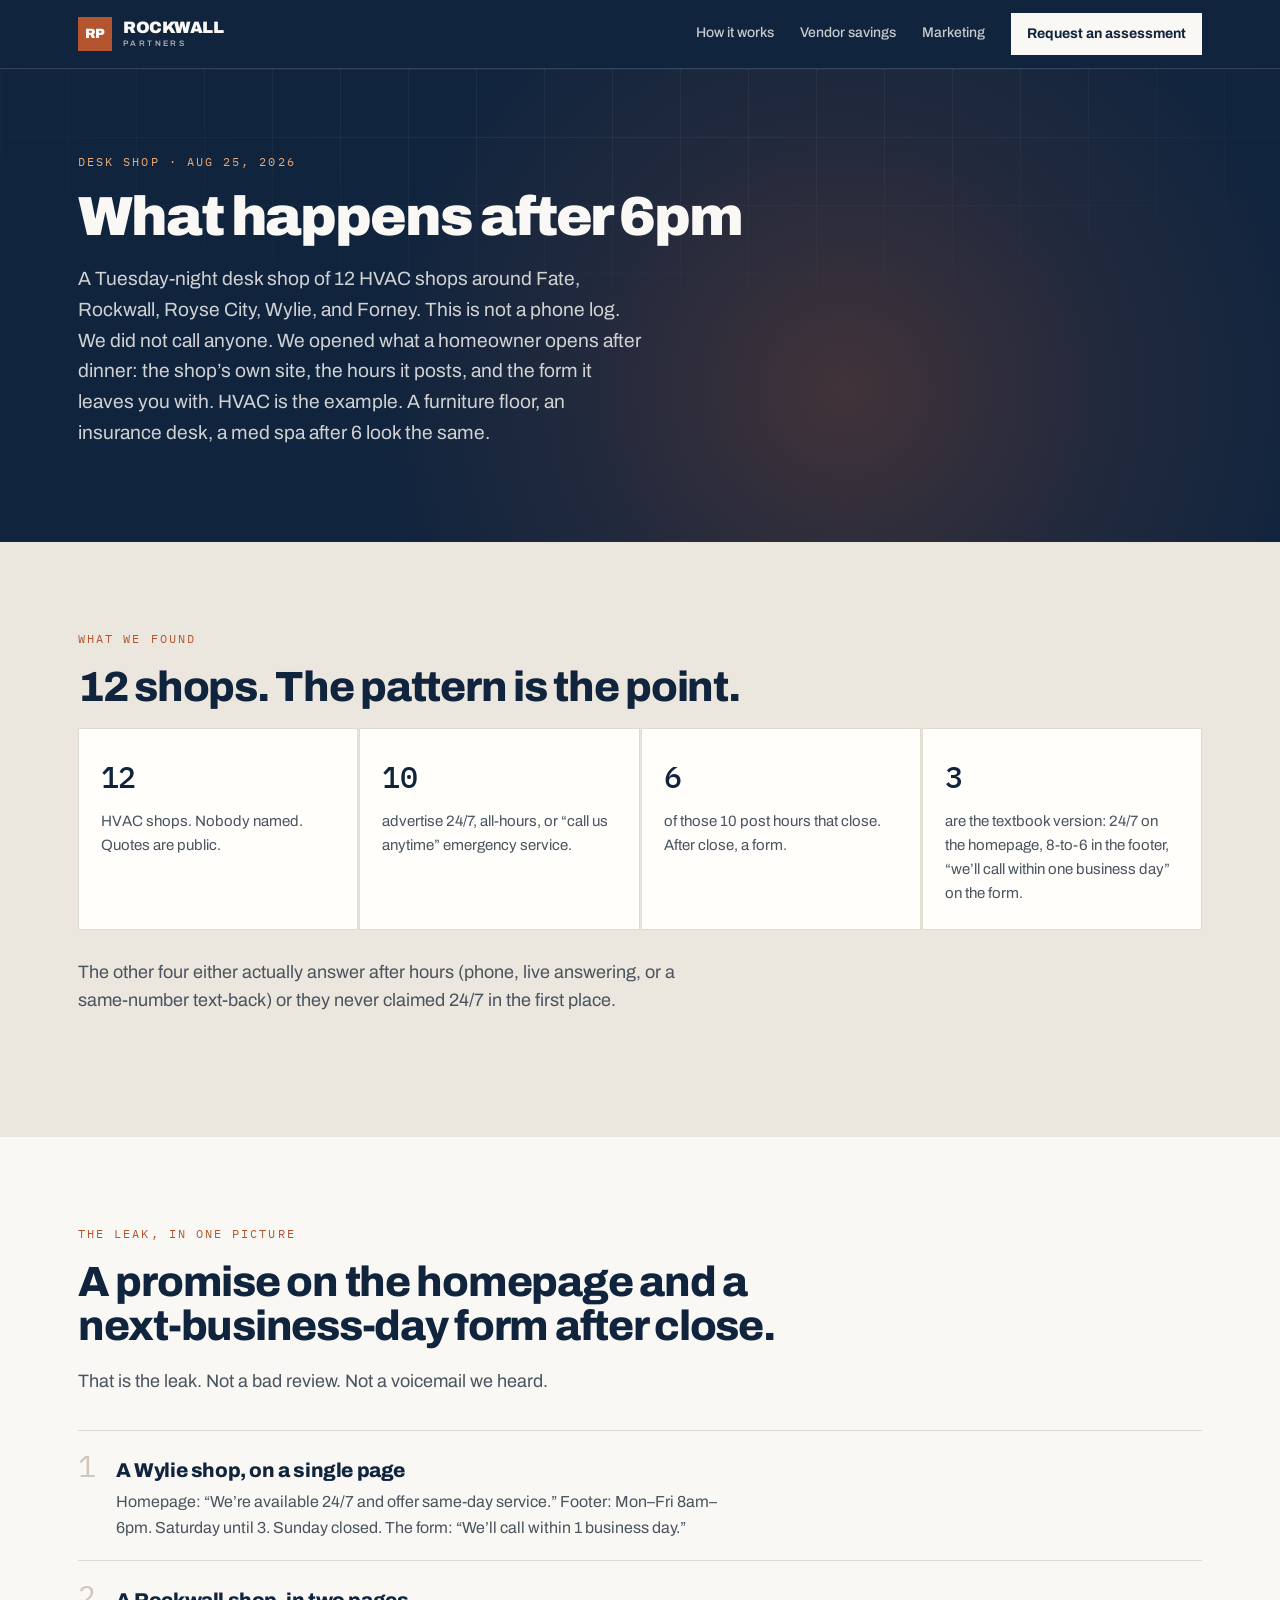
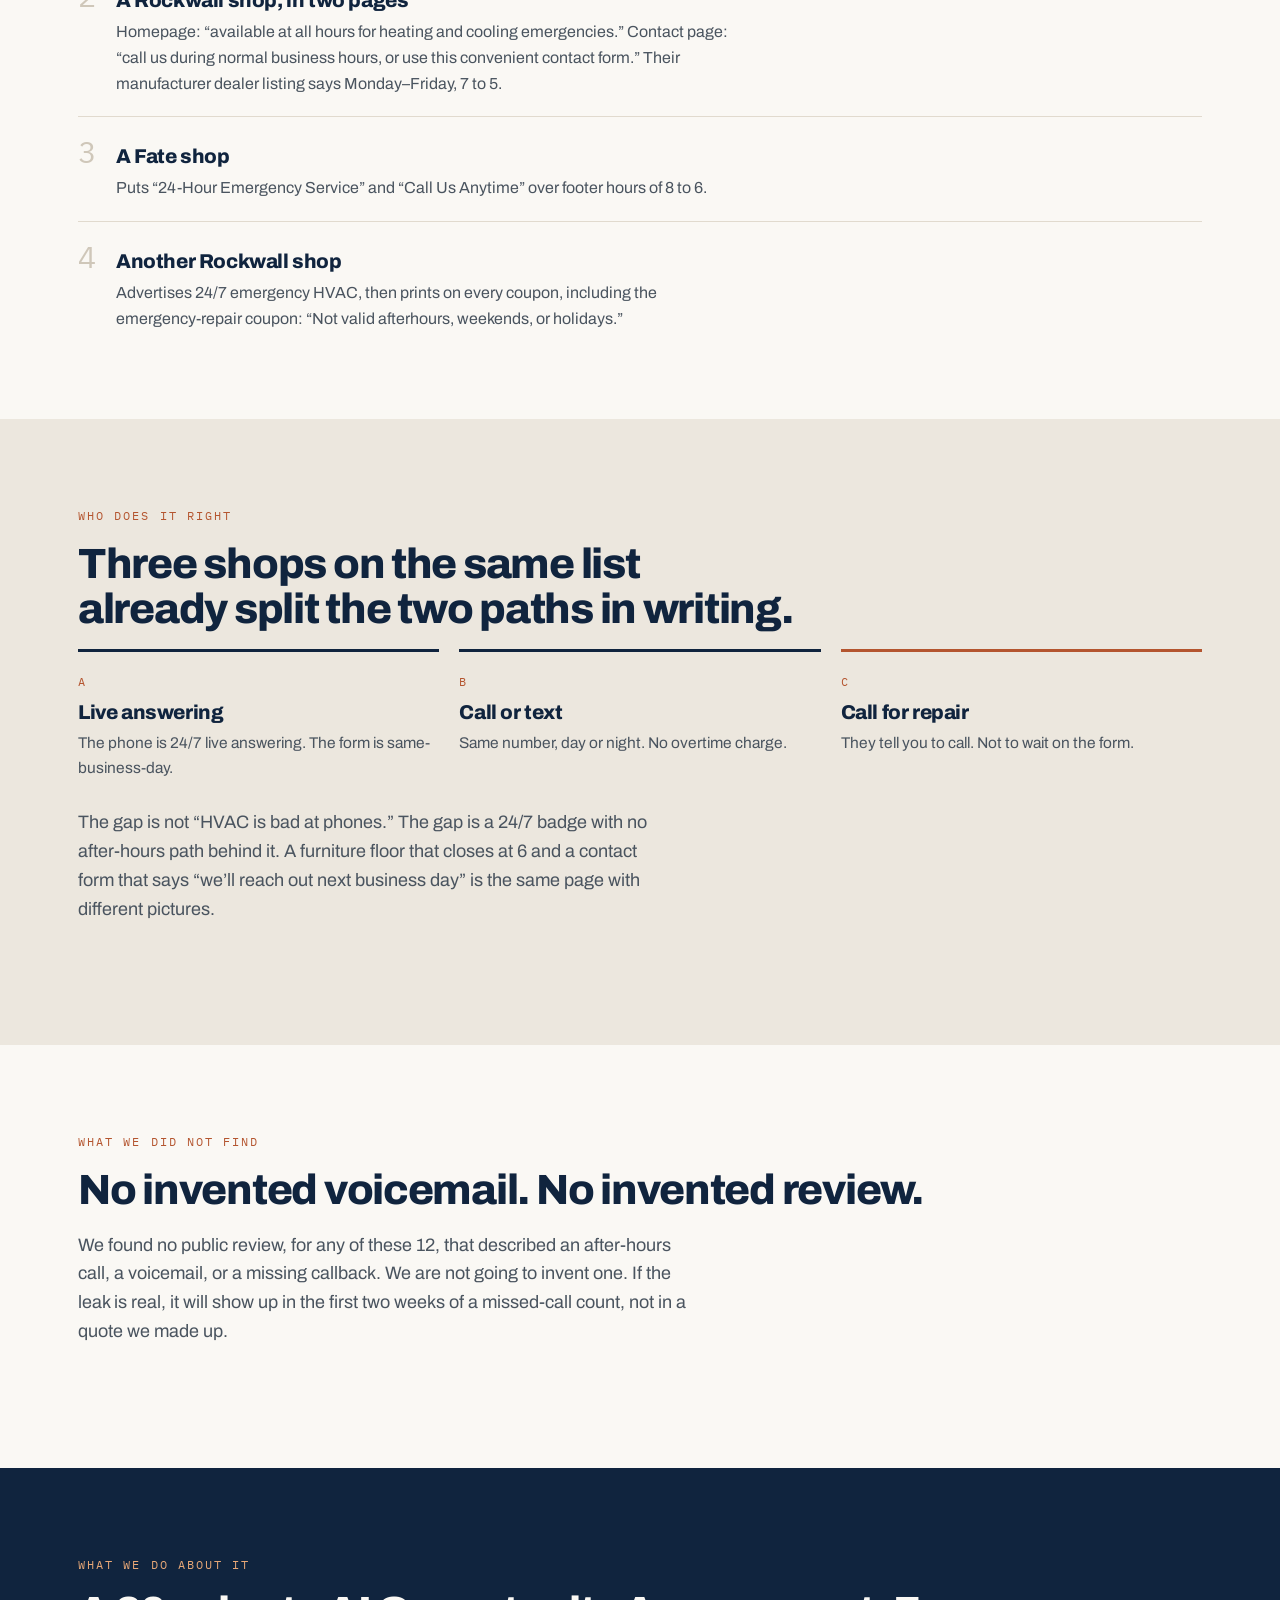
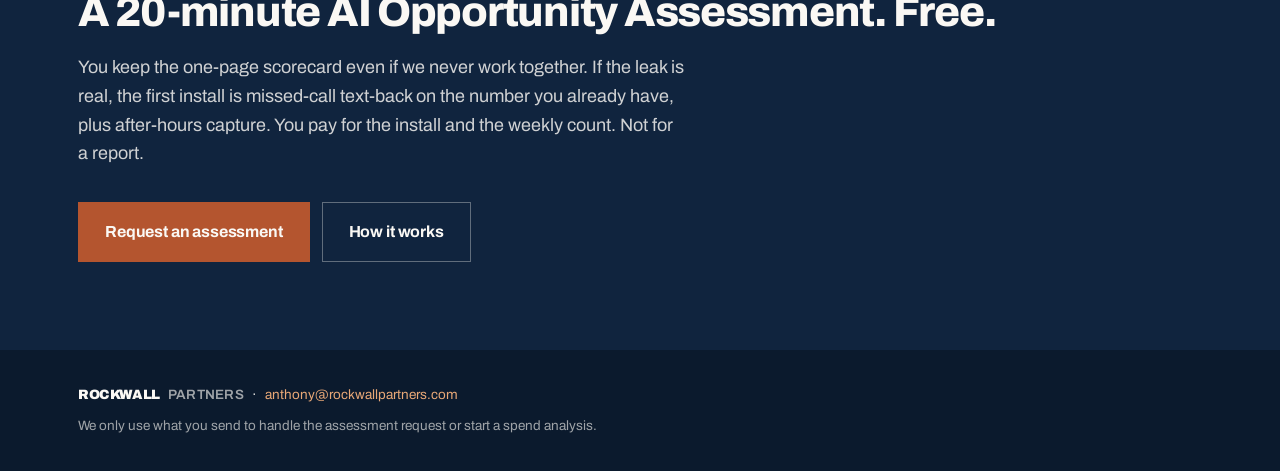
<file: teardown.html>
<!DOCTYPE html>
<html lang="en">
<head>
  <meta charset="utf-8">
  <meta name="viewport" content="width=device-width, initial-scale=1">
  <meta name="author" content="Anthony Chapman">
  <meta name="theme-color" content="#10243E">
  <meta name="robots" content="noindex, nofollow">
  <link rel="icon" href="favicon.svg" type="image/svg+xml">
  <link rel="icon" href="favicon-32.png" type="image/png" sizes="32x32">
  <link rel="apple-touch-icon" href="apple-touch-icon.png">

  <meta property="og:type" content="website">
  <meta property="og:site_name" content="Rockwall Partners">
  <meta property="og:image" content="https://rockwallpartners.com/og-image.png">
  <meta property="og:image:width" content="1200">
  <meta property="og:image:height" content="630">
  <meta property="og:locale" content="en_US">
  <meta name="twitter:card" content="summary_large_image">
  <meta name="twitter:image" content="https://rockwallpartners.com/og-image.png">

  <link rel="preconnect" href="https://fonts.googleapis.com">
  <link rel="preconnect" href="https://fonts.gstatic.com" crossorigin>
  <link href="https://fonts.googleapis.com/css2?family=Archivo:wght@400;500;600;700;800;900&family=IBM+Plex+Mono:wght@400;500;600&display=swap" rel="stylesheet">
  <link rel="stylesheet" href="styles.css">

  <title>What happens after 6pm — Rockwall Partners</title>
  <meta name="description" content="A Tuesday-night desk shop of 12 HVAC shops. HVAC is the example. A furniture floor after 6 looks the same. Free 20-minute assessment.">
  <link rel="canonical" href="https://rockwallpartners.com/teardown">

  <meta property="og:url" content="https://rockwallpartners.com/teardown">
  <meta property="og:title" content="What happens after 6pm — Rockwall Partners">
  <meta property="og:description" content="12 HVAC shops. HVAC is the example. A furniture floor after 6 looks the same.">
  <meta name="twitter:title" content="What happens after 6pm — Rockwall Partners">
  <meta name="twitter:description" content="12 HVAC shops. HVAC is the example. A furniture floor after 6 looks the same.">
</head>
<body>
  <a class="skip-link" href="#main">Skip to content</a>

  <header class="site-header">
    <div class="wrap header-inner">
      <a class="wordmark" href="index.html" aria-label="Rockwall Partners home">
        <span class="wordmark-lockup">
          <span class="wordmark-name">Rockwall</span>
          <span class="wordmark-ai">Partners</span>
        </span>
      </a>

      <button class="nav-toggle" type="button" aria-expanded="false" aria-controls="site-nav">
        <span class="nav-toggle-bars" aria-hidden="true"></span>
        <span class="visually-hidden">Menu</span>
      </button>

      <nav id="site-nav" class="site-nav" aria-label="Primary">
        <a href="how-it-works.html">How it works</a>
        <a href="vendor-savings.html">Vendor savings</a>
        <a href="marketing.html">Marketing</a>
        <a href="contact.html">Request an assessment</a>
      </nav>
    </div>
  </header>

  <main id="main">
    <section class="hero" id="teardown">
      <div class="wrap">
        <div class="hero-copy">
          <p class="kicker">Desk shop · Aug 25, 2026</p>
          <h1>What happens after 6pm</h1>
          <p class="lede">A Tuesday-night desk shop of 12 HVAC shops around Fate, Rockwall, Royse City, Wylie, and Forney. This is not a phone log. We did not call anyone. We opened what a homeowner opens after dinner: the shop’s own site, the hours it posts, and the form it leaves you with. HVAC is the example. A furniture floor, an insurance desk, a med spa after 6 look the same.</p>
        </div>
      </div>
    </section>

    <section class="section" aria-labelledby="found-title">
      <div class="wrap">
        <p class="kicker">What we found</p>
        <h2 id="found-title">12 shops. The pattern is the point.</h2>
        <ul class="proof-strip">
          <li><strong>12</strong> HVAC shops. Nobody named. Quotes are public.</li>
          <li><strong>10</strong> advertise 24/7, all-hours, or “call us anytime” emergency service.</li>
          <li><strong>6</strong> of those 10 post hours that close. After close, a form.</li>
          <li><strong>3</strong> are the textbook version: 24/7 on the homepage, 8-to-6 in the footer, “we’ll call within one business day” on the form.</li>
        </ul>
        <p class="section-lead" style="margin-top: 28px;">The other four either actually answer after hours (phone, live answering, or a same-number text-back) or they never claimed 24/7 in the first place.</p>
      </div>
    </section>

    <section class="section bottlenecks" aria-labelledby="leak-title">
      <div class="wrap">
        <p class="kicker">The leak, in one picture</p>
        <h2 id="leak-title">A promise on the homepage and a next-business-day form after close.</h2>
        <p class="section-lead">That is the leak. Not a bad review. Not a voicemail we heard.</p>

        <ol class="bottleneck-list">
          <li>
            <span class="bottleneck-num">1</span>
            <div>
              <h3>A Wylie shop, on a single page</h3>
              <p>Homepage: “We’re available 24/7 and offer same-day service.” Footer: Mon–Fri 8am–6pm. Saturday until 3. Sunday closed. The form: “We’ll call within 1 business day.”</p>
            </div>
          </li>
          <li>
            <span class="bottleneck-num">2</span>
            <div>
              <h3>A Rockwall shop, in two pages</h3>
              <p>Homepage: “available at all hours for heating and cooling emergencies.” Contact page: “call us during normal business hours, or use this convenient contact form.” Their manufacturer dealer listing says Monday–Friday, 7 to 5.</p>
            </div>
          </li>
          <li>
            <span class="bottleneck-num">3</span>
            <div>
              <h3>A Fate shop</h3>
              <p>Puts “24-Hour Emergency Service” and “Call Us Anytime” over footer hours of 8 to 6.</p>
            </div>
          </li>
          <li>
            <span class="bottleneck-num">4</span>
            <div>
              <h3>Another Rockwall shop</h3>
              <p>Advertises 24/7 emergency HVAC, then prints on every coupon, including the emergency-repair coupon: “Not valid afterhours, weekends, or holidays.”</p>
            </div>
          </li>
        </ol>
      </div>
    </section>

    <section class="section" aria-labelledby="right-title">
      <div class="wrap">
        <p class="kicker">Who does it right</p>
        <h2 id="right-title">Three shops on the same list already split the two paths in writing.</h2>
        <ol class="steps">
          <li>
            <span class="step-num">A</span>
            <h3>Live answering</h3>
            <p>The phone is 24/7 live answering. The form is same-business-day.</p>
          </li>
          <li>
            <span class="step-num">B</span>
            <h3>Call or text</h3>
            <p>Same number, day or night. No overtime charge.</p>
          </li>
          <li>
            <span class="step-num">C</span>
            <h3>Call for repair</h3>
            <p>They tell you to call. Not to wait on the form.</p>
          </li>
        </ol>
        <p class="section-lead" style="margin-top: 28px;">The gap is not “HVAC is bad at phones.” The gap is a 24/7 badge with no after-hours path behind it. A furniture floor that closes at 6 and a contact form that says “we’ll reach out next business day” is the same page with different pictures.</p>
      </div>
    </section>

    <section class="section" aria-labelledby="not-title">
      <div class="wrap">
        <p class="kicker">What we did not find</p>
        <h2 id="not-title">No invented voicemail. No invented review.</h2>
        <p class="section-lead">We found no public review, for any of these 12, that described an after-hours call, a voicemail, or a missing callback. We are not going to invent one. If the leak is real, it will show up in the first two weeks of a missed-call count, not in a quote we made up.</p>
      </div>
    </section>

    <section class="section book" aria-labelledby="do-title">
      <div class="wrap">
        <p class="kicker">What we do about it</p>
        <h2 id="do-title">A 20-minute AI Opportunity Assessment. Free.</h2>
        <p class="section-lead">You keep the one-page scorecard even if we never work together. If the leak is real, the first install is missed-call text-back on the number you already have, plus after-hours capture. You pay for the install and the weekly count. Not for a report.</p>
        <div class="hero-actions">
          <a class="btn btn-primary" href="contact.html">Request an assessment</a>
          <a class="btn btn-ghost" href="how-it-works.html">How it works</a>
        </div>
      </div>
    </section>
  </main>

  <footer class="site-footer">
    <div class="wrap footer-inner">
      <p class="footer-brand"><span class="wordmark-name">Rockwall</span><span class="wordmark-ai">Partners</span> · <a href="mailto:anthony@rockwallpartners.com">anthony@rockwallpartners.com</a></p>
      <p class="privacy">We only use what you send to handle the assessment request or start a spend analysis.</p>
    </div>
  </footer>

  <script src="script.js"></script>
</body>
</html>
</file>
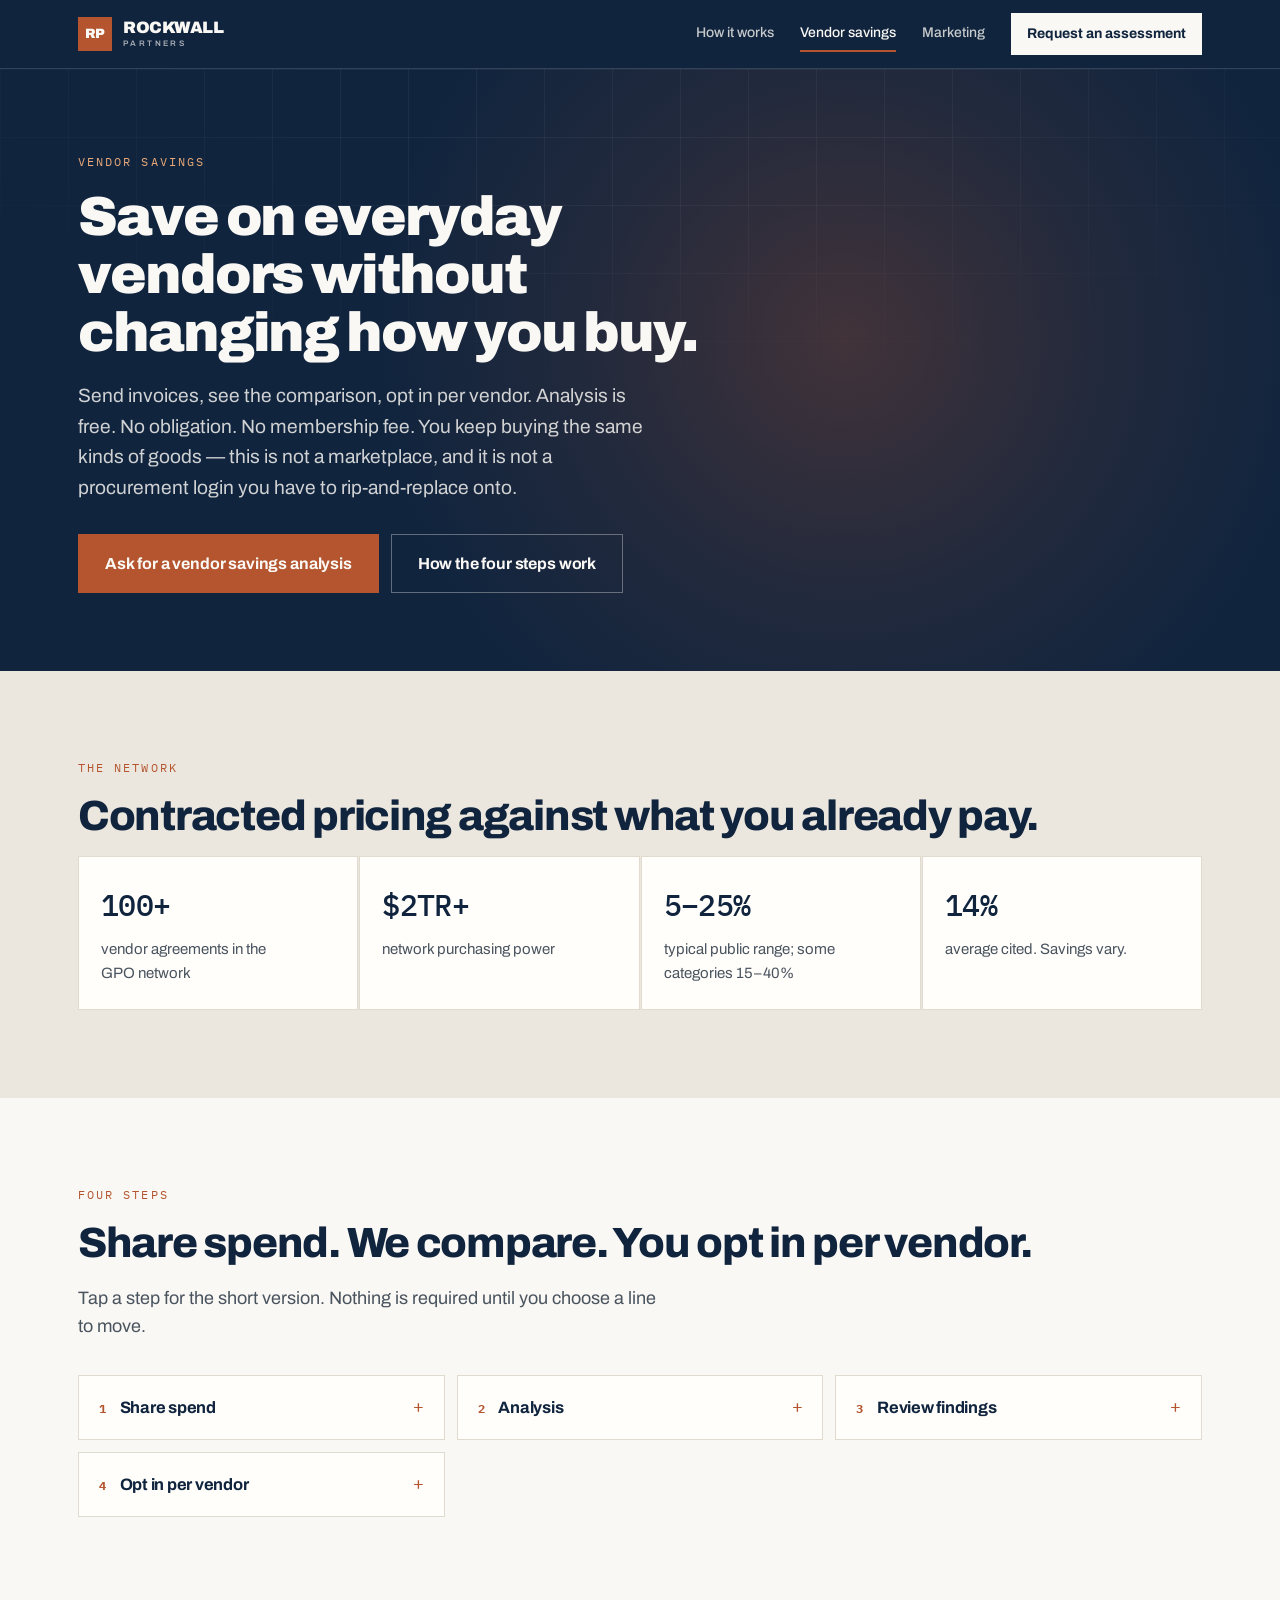
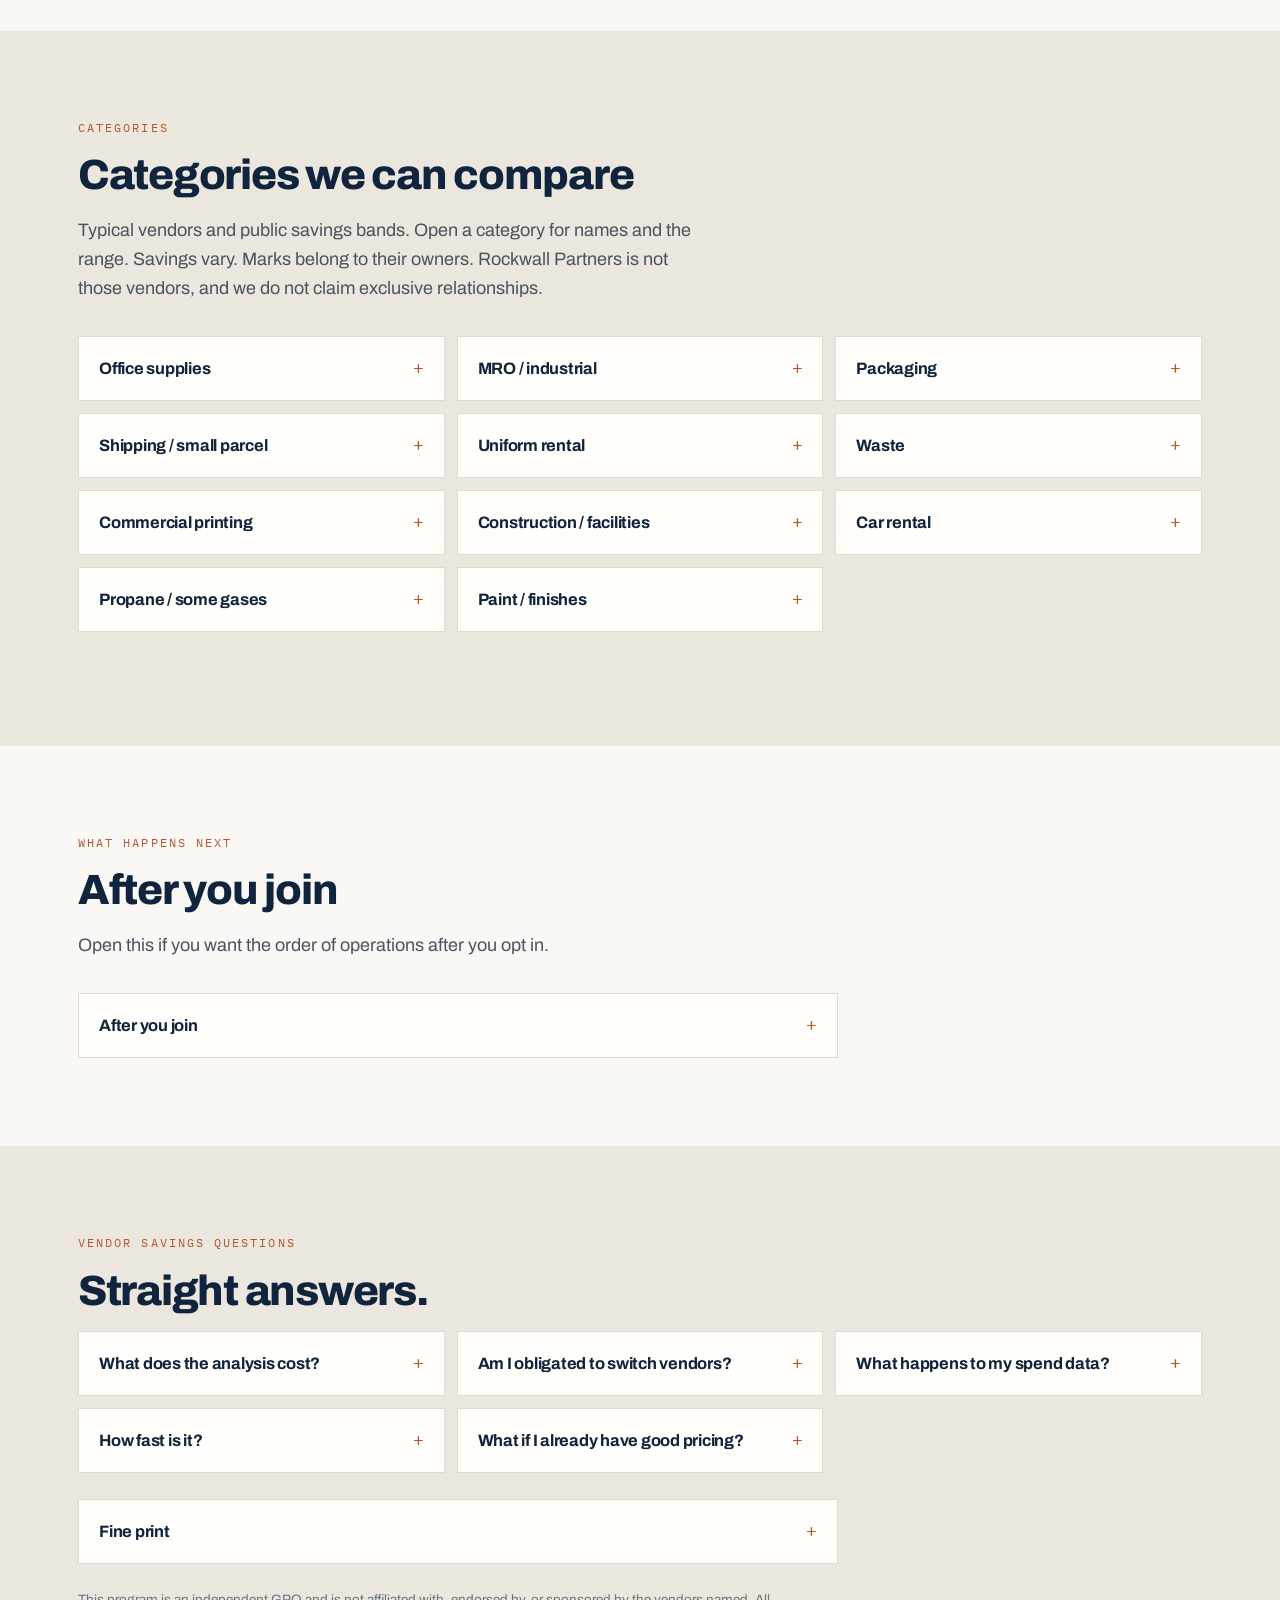
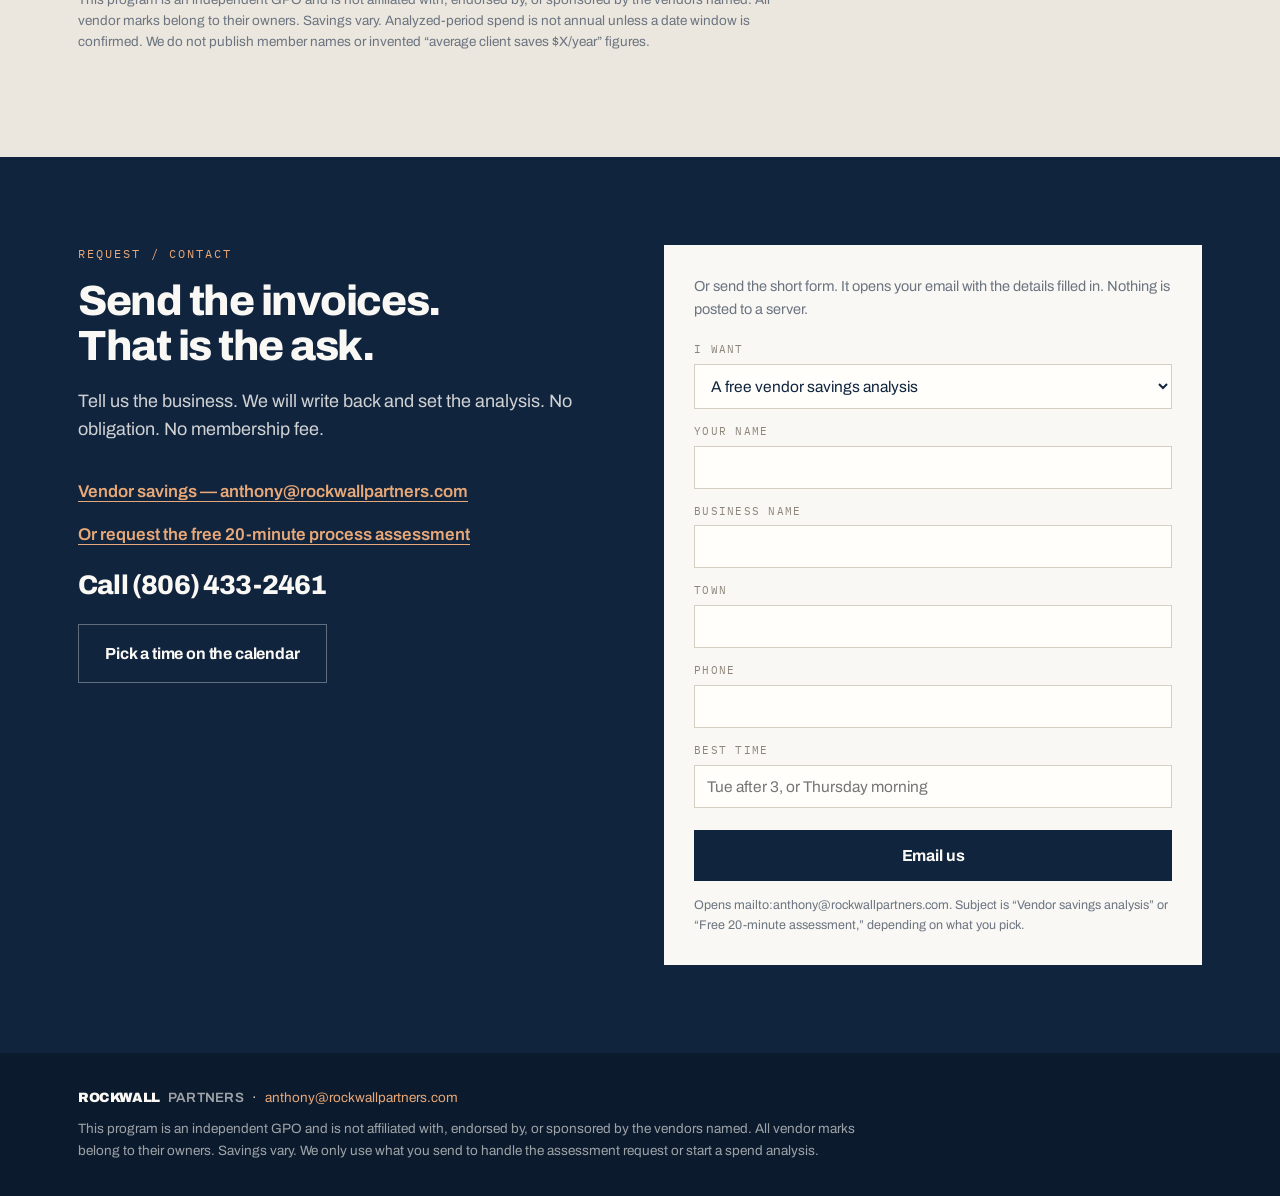
<file: vendor-savings.html>
<!DOCTYPE html>
<html lang="en">
<head>
  <meta charset="utf-8">
  <meta name="viewport" content="width=device-width, initial-scale=1">
  <title>Vendor savings — Rockwall Partners</title>
  <meta name="description" content="Save on everyday vendors without changing how you buy. Send invoices, see the comparison, opt in per vendor. Analysis is free. No obligation. No membership fee.">
  <meta name="author" content="Anthony Chapman">
  <meta name="theme-color" content="#10243E">
  <link rel="canonical" href="https://rockwallpartners.com/vendor-savings">
  <link rel="icon" href="favicon.svg" type="image/svg+xml">
  <link rel="icon" href="favicon-32.png" type="image/png" sizes="32x32">
  <link rel="apple-touch-icon" href="apple-touch-icon.png">

  <meta property="og:type" content="website">
  <meta property="og:site_name" content="Rockwall Partners">
  <meta property="og:url" content="https://rockwallpartners.com/vendor-savings">
  <meta property="og:title" content="Vendor savings — Rockwall Partners">
  <meta property="og:description" content="Save on everyday vendors without changing how you buy. Send invoices, see the comparison, opt in per vendor. Analysis is free.">
  <meta property="og:image" content="https://rockwallpartners.com/og-image.png">
  <meta property="og:image:width" content="1200">
  <meta property="og:image:height" content="630">
  <meta property="og:locale" content="en_US">

  <meta name="twitter:card" content="summary_large_image">
  <meta name="twitter:title" content="Vendor savings — Rockwall Partners">
  <meta name="twitter:description" content="Save on everyday vendors without changing how you buy. Analysis is free. No obligation.">
  <meta name="twitter:image" content="https://rockwallpartners.com/og-image.png">

  <link rel="preconnect" href="https://fonts.googleapis.com">
  <link rel="preconnect" href="https://fonts.gstatic.com" crossorigin>
  <link href="https://fonts.googleapis.com/css2?family=Archivo:wght@400;500;600;700;800;900&family=IBM+Plex+Mono:wght@400;500;600&display=swap" rel="stylesheet">
  <link rel="stylesheet" href="styles.css">

  <script type="application/ld+json">
  {
    "@context": "https://schema.org",
    "@type": "ProfessionalService",
    "name": "Rockwall Partners",
    "url": "https://rockwallpartners.com/vendor-savings",
    "email": "anthony@rockwallpartners.com",
    "description": "Independent GPO vendor savings analysis. Send invoices, see the comparison, opt in per vendor. Analysis is free.",
    "founder": { "@type": "Person", "name": "Anthony Chapman" }
  }
  </script>
</head>
<body>
  <a class="skip-link" href="#main">Skip to content</a>

  <header class="site-header">
    <div class="wrap header-inner">
      <a class="wordmark" href="index.html" aria-label="Rockwall Partners home">
        <span class="wordmark-lockup">
          <span class="wordmark-name">Rockwall</span>
          <span class="wordmark-ai">Partners</span>
        </span>
      </a>

      <button class="nav-toggle" type="button" aria-expanded="false" aria-controls="site-nav">
        <span class="nav-toggle-bars" aria-hidden="true"></span>
        <span class="visually-hidden">Menu</span>
      </button>

      <nav id="site-nav" class="site-nav" aria-label="Primary">
        <a href="how-it-works.html">How it works</a>
        <a href="vendor-savings.html" aria-current="page">Vendor savings</a>
        <a href="marketing.html">Marketing</a>
        <a href="contact.html">Request an assessment</a>
      </nav>
    </div>
  </header>

  <main id="main">
    <section class="hero" id="top">
      <div class="wrap">
        <div class="hero-copy">
          <p class="kicker">Vendor savings</p>
          <h1>Save on everyday vendors without changing how you buy.</h1>
          <p class="lede">Send invoices, see the comparison, opt in per vendor. Analysis is free. No obligation. No membership fee. You keep buying the same kinds of goods — this is not a marketplace, and it is not a procurement login you have to rip-and-replace onto.</p>
          <div class="hero-actions">
            <a class="btn btn-primary" href="#book">Ask for a vendor savings analysis</a>
            <a class="btn btn-ghost" href="#steps">How the four steps work</a>
          </div>
        </div>
      </div>
    </section>

    <section class="section savings" id="proof" aria-labelledby="proof-title">
      <div class="wrap">
        <p class="kicker">The network</p>
        <h2 id="proof-title">Contracted pricing against what you already pay.</h2>
        <ul class="proof-strip" aria-label="Vendor savings program">
          <li><strong>100+</strong> vendor agreements in the GPO network</li>
          <li><strong>$2TR+</strong> network purchasing power</li>
          <li><strong>5–25%</strong> typical public range; some categories 15–40%</li>
          <li><strong>14%</strong> average cited. Savings vary.</li>
        </ul>
      </div>
    </section>

    <section class="section" id="steps" aria-labelledby="steps-title">
      <div class="wrap">
        <p class="kicker">Four steps</p>
        <h2 id="steps-title">Share spend. We compare. You opt in per vendor.</h2>
        <p class="section-lead">Tap a step for the short version. Nothing is required until you choose a line to move.</p>

        <div class="accordion-grid steps-accordion">
          <details class="accordion-item">
            <summary>
              <span class="step-num">1</span>
              Share spend
            </summary>
            <div class="accordion-body">
              <p>Invoices, a file, or a portal export. Unmatched spend is reported, not invented. No minimum spend to use a contract you want.</p>
            </div>
          </details>
          <details class="accordion-item">
            <summary>
              <span class="step-num">2</span>
              Analysis
            </summary>
            <div class="accordion-body">
              <p>We compare what you pay to contracted pricing. You are not billed for analyzing spend.</p>
            </div>
          </details>
          <details class="accordion-item">
            <summary>
              <span class="step-num">3</span>
              Review findings
            </summary>
            <div class="accordion-body">
              <p>A concrete comparison. If you already have good pricing, the analysis shows it. No losing move is recommended.</p>
            </div>
          </details>
          <details class="accordion-item">
            <summary>
              <span class="step-num">4</span>
              Opt in per vendor
            </summary>
            <div class="accordion-body">
              <p>Category by category. Sometimes GPO pricing is on the vendor you already use. You never have to move a line you do not want to move.</p>
            </div>
          </details>
        </div>
      </div>
    </section>

    <section class="section" id="categories" aria-labelledby="categories-title">
      <div class="wrap">
        <p class="kicker">Categories</p>
        <h2 id="categories-title">Categories we can compare</h2>
        <p class="section-lead">Typical vendors and public savings bands. Open a category for names and the range. Savings vary. Marks belong to their owners. Rockwall Partners is not those vendors, and we do not claim exclusive relationships.</p>

        <div class="accordion-grid category-accordion">
          <details class="accordion-item">
            <summary>Office supplies</summary>
            <div class="accordion-body">
              <p class="cat-vendors">Office Depot / ODP vs Amazon, Staples, W.B. Mason, Quill</p>
              <p class="cat-band">~5–20% (also cited ~19%). Savings vary.</p>
            </div>
          </details>
          <details class="accordion-item">
            <summary>MRO / industrial</summary>
            <div class="accordion-body">
              <p class="cat-vendors">Grainger, Global Industrial vs McMaster, MSC, Motion, Fastenal</p>
              <p class="cat-band">~5–20% (~15%). Savings vary.</p>
            </div>
          </details>
          <details class="accordion-item">
            <summary>Packaging</summary>
            <div class="accordion-body">
              <p class="cat-vendors">Global Industrial or Trinity vs Uline and similar</p>
              <p class="cat-band">~5–20% (~13%). Savings vary.</p>
            </div>
          </details>
          <details class="accordion-item">
            <summary>Shipping / small parcel</summary>
            <div class="accordion-body">
              <p class="cat-vendors">UPS, DHL vs FedEx, USPS</p>
              <p class="cat-band">~5–40% (~30%). Savings vary.</p>
            </div>
          </details>
          <details class="accordion-item">
            <summary>Uniform rental</summary>
            <div class="accordion-body">
              <p class="cat-vendors">UniFirst vs Cintas, Alsco, Aramark, Vestis</p>
              <p class="cat-band">High teens to mid-40s on analyzed files. Savings vary.</p>
            </div>
          </details>
          <details class="accordion-item">
            <summary>Waste</summary>
            <div class="accordion-body">
              <p class="cat-vendors">WM, Republic, Clean Harbors, Waste Connections</p>
              <p class="cat-band">~5–20% (up to ~40%). Savings vary.</p>
            </div>
          </details>
          <details class="accordion-item">
            <summary>Commercial printing</summary>
            <div class="accordion-body">
              <p class="cat-vendors">Xerox, RRD, Ricoh, Canon</p>
              <p class="cat-band">~5–20% (~40%). Savings vary.</p>
            </div>
          </details>
          <details class="accordion-item">
            <summary>Construction / facilities</summary>
            <div class="accordion-body">
              <p class="cat-vendors">HD Supply and similar</p>
              <p class="cat-band">~5–20%. Savings vary.</p>
            </div>
          </details>
          <details class="accordion-item">
            <summary>Car rental</summary>
            <div class="accordion-body">
              <p class="cat-vendors">Hertz, Avis, Enterprise, National</p>
              <p class="cat-band">~32%. Savings vary.</p>
            </div>
          </details>
          <details class="accordion-item">
            <summary>Propane / some gases</summary>
            <div class="accordion-body">
              <p class="cat-vendors">Ferrellgas, Amerigas, Suburban</p>
              <p class="cat-band">~18%. Many specialty gases are out of scope. Savings vary.</p>
            </div>
          </details>
          <details class="accordion-item">
            <summary>Paint / finishes</summary>
            <div class="accordion-body">
              <p class="cat-vendors">Sherwin-Williams GPO pricing when quoteable</p>
              <p class="cat-band">Deal-specific. Savings vary.</p>
            </div>
          </details>
        </div>
      </div>
    </section>

    <section class="section" id="after" aria-labelledby="after-title">
      <div class="wrap">
        <p class="kicker">What happens next</p>
        <h2 id="after-title">After you join</h2>
        <p class="section-lead">Open this if you want the order of operations after you opt in.</p>

        <details class="accordion-item accordion-item-block">
          <summary>After you join</summary>
          <div class="accordion-body">
            <ol class="after-list">
              <li><strong>1. Account setup.</strong> The contracts you opted into are put in place.</li>
              <li><strong>2. Buyers keep purchasing.</strong> Same kinds of goods, same people buying. Not a new catalog they have to learn.</li>
              <li><strong>3. Implementation help stays on the thread.</strong> Questions go back to the same conversation, not a ticket void.</li>
              <li><strong>4. Then the next category.</strong> One vendor at a time is fine.</li>
            </ol>
          </div>
        </details>
      </div>
    </section>

    <section class="section faq" id="faq" aria-labelledby="faq-title">
      <div class="wrap">
        <p class="kicker">Vendor savings questions</p>
        <h2 id="faq-title">Straight answers.</h2>

        <div class="accordion-grid faq-accordion">
          <details class="accordion-item">
            <summary>What does the analysis cost?</summary>
            <div class="accordion-body">
              <p>Nothing. Analysis is free. The client is not billed for analyzing spend. There is no membership fee on this page.</p>
            </div>
          </details>
          <details class="accordion-item">
            <summary>Am I obligated to switch vendors?</summary>
            <div class="accordion-body">
              <p>No. Opt in per category. Sometimes GPO pricing is available on the vendor you already use.</p>
            </div>
          </details>
          <details class="accordion-item">
            <summary>What happens to my spend data?</summary>
            <div class="accordion-body">
              <p>It is used to find savings. It is shared only as needed to quote or implement. It is not sold.</p>
            </div>
          </details>
          <details class="accordion-item">
            <summary>How fast is it?</summary>
            <div class="accordion-body">
              <p>A clean file or portal export can move quickly. Custom quotes take longer and are scoped first.</p>
            </div>
          </details>
          <details class="accordion-item">
            <summary>What if I already have good pricing?</summary>
            <div class="accordion-body">
              <p>The analysis shows it. No losing move is recommended.</p>
            </div>
          </details>
        </div>

        <details class="accordion-item accordion-item-block fine-print-block">
          <summary>Fine print</summary>
          <div class="accordion-body">
            <ul class="footnotes">
              <li>Uline spend is usually quoted to Global Industrial, not to Uline.</li>
              <li>Canada and specialty lines are often unquotable.</li>
              <li>MRO older than about three months is often not analyzable.</li>
              <li>Uniform liquidated damages are industry-wide, not a fee we charge.</li>
              <li>Tiny or dirty files may not be worth a vendor’s time.</li>
            </ul>
          </div>
        </details>

        <p class="legal-note">This program is an independent GPO and is not affiliated with, endorsed by, or sponsored by the vendors named. All vendor marks belong to their owners. Savings vary. Analyzed-period spend is not annual unless a date window is confirmed. We do not publish member names or invented “average client saves $X/year” figures.</p>
      </div>
    </section>

    <section class="section book" id="book" aria-labelledby="book-title">
      <div class="wrap book-grid">
        <div>
          <p class="kicker" id="contact">Request / contact</p>
          <h2 id="book-title">Send the invoices. That is the ask.</h2>
          <p class="section-lead">Tell us the business. We will write back and set the analysis. No obligation. No membership fee.</p>
          <p>
            <a class="text-link" href="mailto:anthony@rockwallpartners.com?subject=Vendor%20savings%20analysis">Vendor savings — anthony@rockwallpartners.com</a>
          </p>
          <p>
            <a class="text-link" href="contact.html">Or request the free 20-minute process assessment</a>
          </p>

          <!--
            PHONE — the one place to fill.
            Replace YOUR_PHONE in the data-phone attribute (digits, e.g. 4695550100).
            Leave YOUR_PHONE and the call link stays hidden. Email still shows.
          -->
          <p class="phone-wrap">
            <a
              id="owner-phone"
              class="phone-link"
              href="tel:+18064332461"
              data-phone="(806) 433-2461"
            >Call (806) 433-2461</a>
          </p>

          <!--
            OPTIONAL BOOKING_URL
            Put a Calendly (or other) URL in data-booking-url on #open-calendar.
            Example: data-booking-url="https://calendly.com/you/assessment"
            The calendar button stays hidden until a real URL is set.
          -->
          <p>
            <a
              id="open-calendar"
              class="btn btn-ghost booking-url-btn"
              data-booking-url=""
              hidden
            >Pick a time on the calendar</a>
          </p>
        </div>

        <form class="book-form" id="book-form" action="mailto:anthony@rockwallpartners.com" method="get">
          <input type="hidden" name="subject" id="form-subject" value="Vendor savings analysis">
          <p class="form-intro">Or send the short form. It opens your email with the details filled in. Nothing is posted to a server.</p>

          <label for="interest">I want</label>
          <select id="interest" name="interest" required>
            <option value="savings" selected>A free vendor savings analysis</option>
            <option value="assessment">The free 20-minute process assessment</option>
          </select>

          <label for="name">Your name</label>
          <input id="name" name="name" type="text" autocomplete="name" required>

          <label for="shop">Business name</label>
          <input id="shop" name="shop" type="text" autocomplete="organization" required>

          <label for="town">Town</label>
          <input id="town" name="town" type="text" autocomplete="address-level2" required>

          <label for="phone">Phone</label>
          <input id="phone" name="phone" type="tel" autocomplete="tel" required>

          <label for="best-time">Best time</label>
          <input id="best-time" name="best-time" type="text" placeholder="Tue after 3, or Thursday morning">

          <button class="btn btn-primary" type="submit">Email us</button>
          <p class="form-note">Opens mailto:anthony@rockwallpartners.com. Subject is “Vendor savings analysis” or “Free 20-minute assessment,” depending on what you pick.</p>
        </form>
      </div>
    </section>
  </main>

  <footer class="site-footer">
    <div class="wrap footer-inner">
      <p class="footer-brand"><span class="wordmark-name">Rockwall</span><span class="wordmark-ai">Partners</span> · <a href="mailto:anthony@rockwallpartners.com">anthony@rockwallpartners.com</a></p>
      <p class="privacy">This program is an independent GPO and is not affiliated with, endorsed by, or sponsored by the vendors named. All vendor marks belong to their owners. Savings vary. We only use what you send to handle the assessment request or start a spend analysis.</p>
    </div>
  </footer>

  <script src="script.js"></script>
</body>
</html>
</file>
<file: styles.css>
/* Rockwall Partners — 2026 refresh
   Navy #10243E / clay #B4552F / warm paper #FAF8F4. Archivo + IBM Plex Mono. */

:root {
  --navy: #10243E;
  --navy-deep: #0B1A2D;
  --navy-lift: #16304F;
  --clay: #B4552F;
  --clay-bright: #C9683F;
  --clay-soft: #E8A877;
  --paper: #FAF8F4;
  --paper-card: #FFFEFB;
  --paper-deep: #ECE7DE;
  --line: #E1DACE;
  --ink: #10243E;
  --ink-soft: #4A545F;
  --ink-mute: #6B7480;
  --sans: Archivo, system-ui, -apple-system, "Segoe UI", sans-serif;
  --mono: "IBM Plex Mono", ui-monospace, SFMono-Regular, monospace;
  --wrap: 1180px;
}

* { box-sizing: border-box; }

html { scroll-behavior: smooth; -webkit-text-size-adjust: 100%; }

body {
  margin: 0;
  background: var(--paper);
  color: var(--ink);
  font-family: var(--sans);
  font-size: 17px;
  line-height: 1.6;
  -webkit-font-smoothing: antialiased;
  text-wrap: pretty;
}

img { max-width: 100%; height: auto; display: block; }

a { color: var(--clay); text-decoration: none; }
a:hover { color: var(--navy); }

h1, h2, h3 { font-weight: 800; letter-spacing: -0.03em; line-height: 1.06; margin: 0 0 18px; text-wrap: balance; }
h1 { font-size: clamp(33px, 4.3vw, 60px); font-weight: 900; letter-spacing: -0.038em; }
h2 { font-size: clamp(28px, 3.3vw, 44px); }
h3 { font-size: 20px; letter-spacing: -0.02em; margin-bottom: 8px; }
p { margin: 0 0 16px; }

.wrap { max-width: var(--wrap); margin: 0 auto; padding: 0 28px; }
.wrap.narrow { max-width: 860px; }

.skip-link {
  position: absolute; left: -9999px; top: 0;
  background: var(--paper); color: var(--navy); padding: 12px 18px; z-index: 100;
}
.skip-link:focus { left: 12px; top: 12px; }

.visually-hidden {
  position: absolute; width: 1px; height: 1px; overflow: hidden;
  clip: rect(0 0 0 0); white-space: nowrap;
}

:focus-visible { outline: 2px solid var(--clay); outline-offset: 3px; }

/* ---------- header ---------- */

.site-header {
  position: sticky; top: 0; z-index: 40;
  background: var(--navy);
  border-bottom: 1px solid rgba(250, 248, 244, 0.14);
}

.header-inner {
  display: flex; align-items: center; gap: 12px 28px;
  padding-top: 13px; padding-bottom: 13px;
}

.wordmark { display: flex; align-items: center; gap: 11px; color: var(--paper); }
.wordmark-lockup { display: flex; flex-direction: column; justify-content: center; }
.wordmark::before {
  content: "RP";
  width: 34px; height: 34px; flex: none;
  background: var(--clay); color: var(--paper);
  display: flex; align-items: center; justify-content: center;
  font-weight: 900; font-size: 13.5px; letter-spacing: -0.02em;
}
.wordmark-name {
  display: block; font-weight: 900; font-size: 16.5px;
  line-height: 1; letter-spacing: -0.03em; text-transform: uppercase;
}
.wordmark-ai {
  display: block; font-weight: 600; font-size: 8px; line-height: 1;
  letter-spacing: 0.3em; text-transform: uppercase;
  color: rgba(250, 248, 244, 0.66); margin-top: 3px;
}
.wordmark:hover { color: var(--paper); }
.wordmark:hover::before { background: var(--clay-bright); }

.site-nav { display: flex; flex-wrap: wrap; gap: 12px 26px; align-items: center; margin-left: auto; }
.site-nav a {
  font-size: 14px; font-weight: 500; color: rgba(250, 248, 244, 0.78);
  padding: 6px 0; border-bottom: 2px solid transparent;
}
.site-nav a:hover { color: var(--paper); border-bottom-color: var(--clay); }
.site-nav a[aria-current="page"] { color: var(--paper); border-bottom-color: var(--clay); }
.site-nav a:last-child {
  background: var(--paper); color: var(--navy); font-weight: 700;
  padding: 10px 16px; border-bottom: 0;
}
.site-nav a:last-child:hover { background: var(--clay); color: var(--paper); }

.nav-toggle {
  display: none; margin-left: auto; background: none; border: 1px solid rgba(250,248,244,0.3);
  width: 44px; height: 44px; cursor: pointer; position: relative;
}
.nav-toggle-bars, .nav-toggle-bars::before, .nav-toggle-bars::after {
  position: absolute; left: 11px; width: 20px; height: 2px; background: var(--paper); content: "";
}
.nav-toggle-bars { top: 21px; }
.nav-toggle-bars::before { top: -6px; }
.nav-toggle-bars::after { top: 6px; }

/* ---------- shared blocks ---------- */

.kicker {
  font-family: var(--mono); font-size: 11.5px; letter-spacing: 0.18em;
  text-transform: uppercase; color: var(--clay); margin: 0 0 16px;
}

.section { padding: 88px 0; }
.section:nth-of-type(even) { background: var(--paper-deep); }
.section-lead { font-size: 18px; line-height: 1.6; color: var(--ink-soft); max-width: 62ch; margin-bottom: 34px; }

.hero {
  position: relative; isolation: isolate; overflow: hidden;
  background: var(--navy); color: var(--paper); padding: 84px 0 78px;
}
/* Decorative backdrop: fine measuring grid, faded at the edges. */
.hero::before {
  content: ""; position: absolute; inset: 0; z-index: -2; pointer-events: none;
  background-image:
    linear-gradient(rgba(250,248,244,0.05) 1px, transparent 1px),
    linear-gradient(90deg, rgba(250,248,244,0.05) 1px, transparent 1px);
  background-size: 68px 68px;
  -webkit-mask-image: radial-gradient(ellipse 85% 75% at 50% 0%, #000 30%, transparent 76%);
  mask-image: radial-gradient(ellipse 85% 75% at 50% 0%, #000 30%, transparent 76%);
}
/* Decorative backdrop: soft clay glow behind the headline. */
.hero::after {
  content: ""; position: absolute; z-index: -1; pointer-events: none;
  top: -40%; left: 66%; width: min(1020px, 125%); aspect-ratio: 1; transform: translateX(-50%);
  background: radial-gradient(circle,
    rgba(180,85,47,0.30) 0%, rgba(180,85,47,0.11) 36%, rgba(180,85,47,0) 66%);
}
.hero .kicker { color: var(--clay-soft); }
.hero h1 { max-width: 22ch; }
.hero .lede { font-size: clamp(17px, 1.5vw, 20px); color: rgba(250,248,244,0.82); max-width: 52ch; }
.hero-grid { display: grid; grid-template-columns: 1fr; gap: 44px; align-items: start; }
.hero-copy { min-width: 0; }
.hero-actions { display: flex; flex-wrap: wrap; gap: 12px; margin-top: 30px; }
.hero-note {
  font-family: var(--mono); font-size: 12.5px; letter-spacing: 0.02em;
  color: rgba(250,248,244,0.6); margin: 16px 0 0;
}

/* hero badge — square-cornered to match the buttons and cards */
.hero-badge {
  display: inline-flex; align-items: center; gap: 10px;
  font-family: var(--mono); font-size: 11.5px; font-weight: 500;
  letter-spacing: 0.14em; text-transform: uppercase; color: var(--clay-soft);
  background: rgba(180,85,47,0.14); border: 1px solid rgba(232,168,119,0.30);
  padding: 8px 14px; margin: 0 0 22px;
}
.hero-badge::before {
  content: ""; width: 7px; height: 7px; flex: none; border-radius: 50%;
  background: var(--clay-soft); animation: hero-blip 2.6s ease-out infinite;
}

/* hero proof row — mirrors .proof-strip, reversed for the navy ground */
.hero-proof {
  grid-column: 1 / -1;
  list-style: none; margin: 0; padding: 30px 0 0;
  border-top: 1px solid rgba(250,248,244,0.16);
  display: grid; grid-template-columns: repeat(auto-fit, minmax(min(100%, 185px), 1fr)); gap: 26px;
}
.hero-proof li { font-size: 14.5px; color: rgba(250,248,244,0.72); }
.hero-proof strong {
  display: block; font-family: var(--mono); font-weight: 500; font-size: 30px;
  color: var(--paper); letter-spacing: -0.02em; margin-bottom: 7px;
}

@keyframes hero-blip {
  0%, 100% { opacity: 1; box-shadow: 0 0 0 0 rgba(232,168,119,0.5); }
  70% { opacity: 0.75; box-shadow: 0 0 0 7px rgba(232,168,119,0); }
}
@keyframes hero-rise {
  from { opacity: 0; transform: translateY(14px); }
  to { opacity: 1; transform: none; }
}
.hero-copy > *, .hero-proof {
  animation: hero-rise 0.7s cubic-bezier(0.2, 0.7, 0.3, 1) backwards;
}
.hero-copy > :nth-child(1) { animation-delay: 0.04s; }
.hero-copy > :nth-child(2) { animation-delay: 0.12s; }
.hero-copy > :nth-child(3) { animation-delay: 0.20s; }
.hero-copy > :nth-child(4) { animation-delay: 0.28s; }
.hero-copy > :nth-child(5) { animation-delay: 0.36s; }
.hero-proof { animation-delay: 0.44s; }

@media (prefers-reduced-motion: reduce) {
  .hero-copy > *, .hero-proof, .hero-badge::before { animation: none; }
}

.btn {
  display: inline-block; font-family: var(--sans); font-size: 16px; font-weight: 700;
  padding: 16px 26px; border: 1px solid transparent; cursor: pointer; letter-spacing: -0.01em;
}
.btn-primary { background: var(--clay); color: var(--paper); }
.btn-primary:hover { background: var(--clay-bright); color: var(--paper); }
.btn-ghost { border-color: rgba(250,248,244,0.34); color: var(--paper); background: none; }
.btn-ghost:hover { border-color: var(--paper); background: rgba(250,248,244,0.08); color: var(--paper); }
.section .btn-ghost, .keep-page .btn-ghost { border-color: #C9C1B4; color: var(--navy); }
.section .btn-ghost:hover { background: rgba(16,36,62,0.05); color: var(--navy); }
.section .btn-primary { background: var(--navy); color: var(--paper); }
.section .btn-primary:hover { background: var(--clay); }

.text-link { font-weight: 600; border-bottom: 1px solid currentColor; }

/* hero scorecard teaser */
.scorecard {
  background: var(--paper); color: var(--navy);
  border-left: 4px solid var(--clay); padding: 28px 26px; min-width: 0;
}
.scorecard-label {
  font-family: var(--mono); font-size: 10.5px; letter-spacing: 0.14em;
  text-transform: uppercase; color: var(--clay); margin: 0 0 8px;
}
.scorecard-title { font-size: 27px; margin-bottom: 10px; }
.scorecard-sub { font-size: 15px; color: var(--ink-soft); }
.scorecard-list { list-style: none; margin: 20px 0 0; padding: 0; display: grid; gap: 1px; background: var(--line); }
.scorecard-list li {
  background: var(--paper-card); padding: 13px 14px; display: flex; gap: 12px;
  align-items: center; font-weight: 600; font-size: 15.5px;
}
.scorecard-list span { font-family: var(--mono); font-size: 12px; color: var(--clay); font-weight: 400; }

/* card grids */
.trade-grid {
  list-style: none; margin: 0; padding: 0;
  display: grid; grid-template-columns: repeat(auto-fit, minmax(min(100%, 250px), 1fr)); gap: 20px;
}
.trade-grid li { background: var(--paper-card); border: 1px solid var(--line); padding: 26px 24px; }
.trade-grid li:hover { border-color: var(--clay); }
.trade-grid p { font-size: 15.5px; color: var(--ink-soft); margin: 0; }
.trade-grid p + p { margin-top: 14px; }
.trade-icon { width: 34px; height: 34px; color: var(--clay); margin-bottom: 14px; }
.cta-grid li { border-top: 3px solid var(--navy); }
.cta-grid li:hover { border-top-color: var(--clay); }

/* steps */
.steps, .bottleneck-list { list-style: none; margin: 0; padding: 0; display: grid; gap: 20px; }
.steps { grid-template-columns: repeat(auto-fit, minmax(min(100%, 250px), 1fr)); }
.steps li { border-top: 3px solid var(--navy); padding-top: 20px; }
.steps li:last-child { border-top-color: var(--clay); }
.steps p { font-size: 15.5px; color: var(--ink-soft); margin: 0; }
.step-num {
  font-family: var(--mono); font-size: 12px; letter-spacing: 0.14em;
  color: var(--clay); display: block; margin-bottom: 10px;
}
.bottleneck-list li {
  display: flex; gap: 20px; align-items: baseline;
  border-top: 1px solid var(--line); padding-top: 20px;
}
.bottleneck-num { font-family: var(--mono); font-size: 30px; color: #CFC7B9; line-height: 1; }
.bottleneck-list p { font-size: 16px; color: var(--ink-soft); margin: 0; max-width: 68ch; }

/* proof strip */
.proof-strip {
  list-style: none; margin: 0; padding: 0;
  display: grid; grid-template-columns: repeat(auto-fit, minmax(min(100%, 210px), 1fr)); gap: 1px;
}
.proof-strip li {
  background: var(--paper-card); border: 1px solid var(--line);
  padding: 24px 22px; font-size: 15px; color: var(--ink-soft);
}
.proof-strip strong {
  display: block; font-family: var(--mono); font-weight: 500; font-size: 30px;
  color: var(--navy); letter-spacing: -0.02em; margin-bottom: 8px;
}

/* accordions */
.accordion-grid {
  display: grid; grid-template-columns: repeat(auto-fit, minmax(min(100%, 300px), 1fr));
  gap: 12px; margin-bottom: 26px;
}
.accordion-item { background: var(--paper-card); border: 1px solid var(--line); }
.accordion-item[open] { border-color: var(--clay); }
.accordion-item summary {
  cursor: pointer; padding: 17px 20px; font-weight: 700; font-size: 16.5px;
  letter-spacing: -0.015em; list-style: none; display: flex; gap: 12px; align-items: baseline;
}
.accordion-item summary::-webkit-details-marker { display: none; }
.accordion-item summary::after {
  content: "+"; margin-left: auto; font-family: var(--mono); font-weight: 400;
  color: var(--clay); font-size: 18px;
}
.accordion-item[open] summary::after { content: "–"; }
.accordion-item summary .step-num { margin: 0; }
.accordion-body { padding: 0 20px 18px; }
.accordion-body p, .accordion-body li { font-size: 15.5px; color: var(--ink-soft); }
.accordion-body p:last-child { margin-bottom: 0; }
.accordion-item-block { max-width: 760px; }
.cat-vendors { font-weight: 600; color: var(--navy) !important; }
.cat-band { font-family: var(--mono); font-size: 13.5px !important; }
.after-list, .footnotes { margin: 0; padding-left: 20px; }
.after-list li, .footnotes li { margin-bottom: 8px; }
.after-list { list-style: none; padding-left: 0; }
.legal-note { font-size: 13.5px; line-height: 1.55; color: var(--ink-mute); max-width: 90ch; margin-top: 26px; }

/* scorecard sheets */
.scorecard-sheet, .keep-sheet {
  background: var(--paper-card); border: 1px solid #D8D1C5;
  box-shadow: 0 22px 54px -34px rgba(16,36,62,0.45);
  padding: 0 0 26px; margin-top: 8px;
}
.sheet-head {
  display: flex; flex-wrap: wrap; gap: 10px 24px; justify-content: space-between;
  align-items: center; background: var(--navy); color: var(--paper); padding: 18px 26px;
}
.sheet-head p { margin: 0; }
.sheet-kicker { font-weight: 700; font-size: 15px; }
.sheet-keep {
  font-family: var(--mono); font-size: 11px; letter-spacing: 0.1em;
  text-transform: uppercase; color: rgba(250,248,244,0.66);
}
.sheet-meta {
  display: grid; grid-template-columns: repeat(auto-fit, minmax(120px, 1fr));
  gap: 16px; padding: 24px 26px; border-bottom: 1px solid #EDE7DC;
}
.sheet-meta p { margin: 0; border-bottom: 1px solid #CFC8BB; padding-bottom: 26px; }
.sheet-meta span {
  font-family: var(--mono); font-size: 10.5px; letter-spacing: 0.1em;
  text-transform: uppercase; color: #9A9287;
}
.sheet-label {
  font-family: var(--mono); font-size: 11px; letter-spacing: 0.12em; text-transform: uppercase;
  color: var(--clay); margin: 24px 26px 12px;
}
.sheet-chips { list-style: none; display: flex; flex-wrap: wrap; gap: 10px; margin: 0 26px; padding: 0; }
.sheet-chips li { border: 1px solid #CFC8BB; border-radius: 999px; padding: 8px 15px; font-size: 14.5px; }
.sheet-qs { margin: 0 26px; padding-left: 22px; columns: 2; column-gap: 34px; }
.sheet-qs li { font-size: 15px; color: #38424E; margin-bottom: 10px; break-inside: avoid; }
.sheet-ranks { list-style: none; margin: 0 26px; padding: 0; display: grid; gap: 10px; }
.sheet-ranks li {
  display: flex; flex-wrap: wrap; gap: 4px 14px; align-items: baseline;
  border-bottom: 1px dotted #CFC8BB; padding-bottom: 9px; font-size: 15.5px;
}
.sheet-ranks span { color: var(--ink-mute); font-size: 14px; }
.sheet-close {
  margin: 26px 26px 0; padding: 16px 20px; background: var(--navy); color: rgba(250,248,244,0.88);
  font-size: 14.5px; line-height: 1.55;
}
.keep-sheet { padding-bottom: 8px; }
.keep-meta, .keep-sheet h3, .keep-sheet p, .keep-sheet ul, .keep-sheet ol { margin-left: 26px; margin-right: 26px; }
.keep-sheet h3 { margin-top: 26px; font-size: 18.5px; }
.keep-sheet p, .keep-sheet li { font-size: 15.5px; color: var(--ink-soft); }
.keep-matrix, .keep-days { padding-left: 20px; }
.keep-matrix { list-style: none; padding-left: 0; }
.keep-matrix li { border-bottom: 1px dotted #D6CFC2; padding-bottom: 9px; margin-bottom: 9px; }
.keep-sheet strong, .keep-matrix strong { color: var(--navy); font-weight: 700; }

/* owner */
.owner { background: var(--paper-deep); }
.owner-grid {
  display: grid; grid-template-columns: repeat(auto-fit, minmax(min(100%, 300px), 1fr));
  gap: 48px; align-items: center;
}
.owner-portrait { margin: 0; min-width: 0; position: relative; }
.owner-portrait img { width: 100%; border: 1px solid #D9D2C6; }
.owner-portrait::after {
  content: "Fate, TX"; position: absolute; right: -14px; bottom: -14px;
  background: var(--clay); color: var(--paper); padding: 12px 16px;
  font-family: var(--mono); font-size: 11px; letter-spacing: 0.1em; text-transform: uppercase;
}
.owner-copy { min-width: 0; }
.owner-copy p { font-size: 17px; color: var(--ink-soft); max-width: 58ch; }
.owner-links { font-size: 15px; }

/* book / forms */
.book { background: var(--navy) !important; color: var(--paper); }
.book .kicker { color: var(--clay-soft); }
.book .section-lead, .book p { color: rgba(250,248,244,0.82); }
.book a { color: var(--clay-soft); }
.book a:hover { color: var(--paper); }
.book .btn-primary { background: var(--clay); color: var(--paper); }
.book .btn-primary:hover { background: var(--clay-bright); }
.book .btn-ghost { border-color: rgba(250,248,244,0.34); color: var(--paper); }
.book-grid {
  display: grid; grid-template-columns: repeat(auto-fit, minmax(min(100%, 340px), 1fr));
  gap: 48px; align-items: start;
}
.phone-link { font-weight: 800; font-size: 27px; letter-spacing: -0.03em; color: var(--paper) !important; }
.phone-link:hover { color: var(--clay-soft) !important; }

.book-form { background: var(--paper); color: var(--navy); padding: 30px; }
.book-form p, .book-form a { color: var(--ink-mute); }
.form-intro { font-size: 14.5px; margin-bottom: 20px; }
.book-form label {
  display: block; font-family: var(--mono); font-size: 10.5px; letter-spacing: 0.12em;
  text-transform: uppercase; color: #8C8579; margin: 14px 0 6px;
}
.book-form input, .book-form select {
  width: 100%; border: 1px solid #D5CEC2; background: var(--paper-card); padding: 12px;
  font-family: var(--sans); font-size: 15.5px; color: var(--navy);
}
.book-form input:focus, .book-form select:focus { outline: none; border-color: var(--clay); }
.book-form .btn-primary { width: 100%; margin-top: 22px; background: var(--navy); color: var(--paper); }
.book-form .btn-primary:hover { background: var(--clay); }
.form-note { font-size: 12.5px; margin: 14px 0 0; }

/* faq list */
.faq-list { margin: 0; }
.faq-list > div { border-top: 1px solid var(--line); padding: 20px 0; }
.faq-list dt { font-weight: 700; font-size: 19px; letter-spacing: -0.02em; margin-bottom: 7px; }
.faq-list dd { margin: 0; font-size: 16.5px; color: var(--ink-soft); max-width: 66ch; }

/* footer */
.site-footer { background: var(--navy-deep); color: rgba(250,248,244,0.62); padding: 34px 0; }
.footer-inner { display: grid; gap: 10px; }
.footer-inner p { margin: 0; font-size: 13.5px; line-height: 1.6; }
.footer-brand { color: var(--paper); display: flex; flex-wrap: wrap; gap: 8px; align-items: center; }
.footer-brand .wordmark-name { font-size: 13.5px; }
.footer-brand .wordmark-ai { font-size: 13.5px; letter-spacing: 0.02em; color: rgba(250,248,244,0.62); margin: 0; display: inline; }
.footer-brand a { color: var(--clay-soft); }
.privacy { max-width: 100ch; }

/* responsive */
@media (max-width: 820px) {
  .nav-toggle { display: block; }
  .site-nav {
    display: none; width: 100%; flex-direction: column; align-items: stretch;
    gap: 0; padding-top: 8px; order: 3;
  }
  .site-nav.is-open { display: flex; }
  .site-nav a { padding: 14px 0; border-bottom: 1px solid rgba(250,248,244,0.12); }
  .site-nav a:last-child { text-align: center; margin-top: 12px; }
  .section { padding: 64px 0; }
  .hero { padding: 56px 0 60px; }
  .sheet-qs { columns: 1; }
  .owner-portrait::after { right: 8px; bottom: -12px; }
}

@media print {
  .site-header, .site-footer, .hero, .book, .nav-toggle, .btn, .skip-link { display: none !important; }
  body { background: #fff; font-size: 11pt; }
  .section { padding: 0; background: #fff !important; }
  .scorecard-sheet, .keep-sheet { box-shadow: none; border-color: #999; break-inside: avoid; }
  .sheet-head { background: #fff; color: #000; border-bottom: 2px solid #000; }
  .sheet-keep, .sheet-label { color: #000; }
}


/* ---------- photo cards (who this is for) ---------- */

.trade-grid-photo {
  grid-template-columns: 1fr;
}
@media (min-width: 640px) {
  .trade-grid-photo { grid-template-columns: 1fr 1fr; }
}
@media (min-width: 1080px) {
  .trade-grid-photo { grid-template-columns: repeat(4, 1fr); }
}

.trade-grid-photo li {
  display: flex;
  flex-direction: column;
  padding: 0;
  overflow: hidden;
}
.trade-grid-photo li h3 { margin: 18px 20px 8px; }
.trade-grid-photo li p { margin: 0 20px 22px; flex: 1; }

.trade-media {
  display: block;
  margin: 0;
  width: 100%;
  aspect-ratio: 3 / 2;
  overflow: hidden;
  background: #1a2c44;
}
.trade-media img {
  display: block;
  width: 100%;
  height: 100%;
  object-fit: cover;
  object-position: center;
}
.trade-grid-photo li:nth-child(1) .trade-media img { object-position: 20% 50%; }
.trade-grid-photo li:nth-child(3) .trade-media img { object-position: 70% 40%; }
</file>
